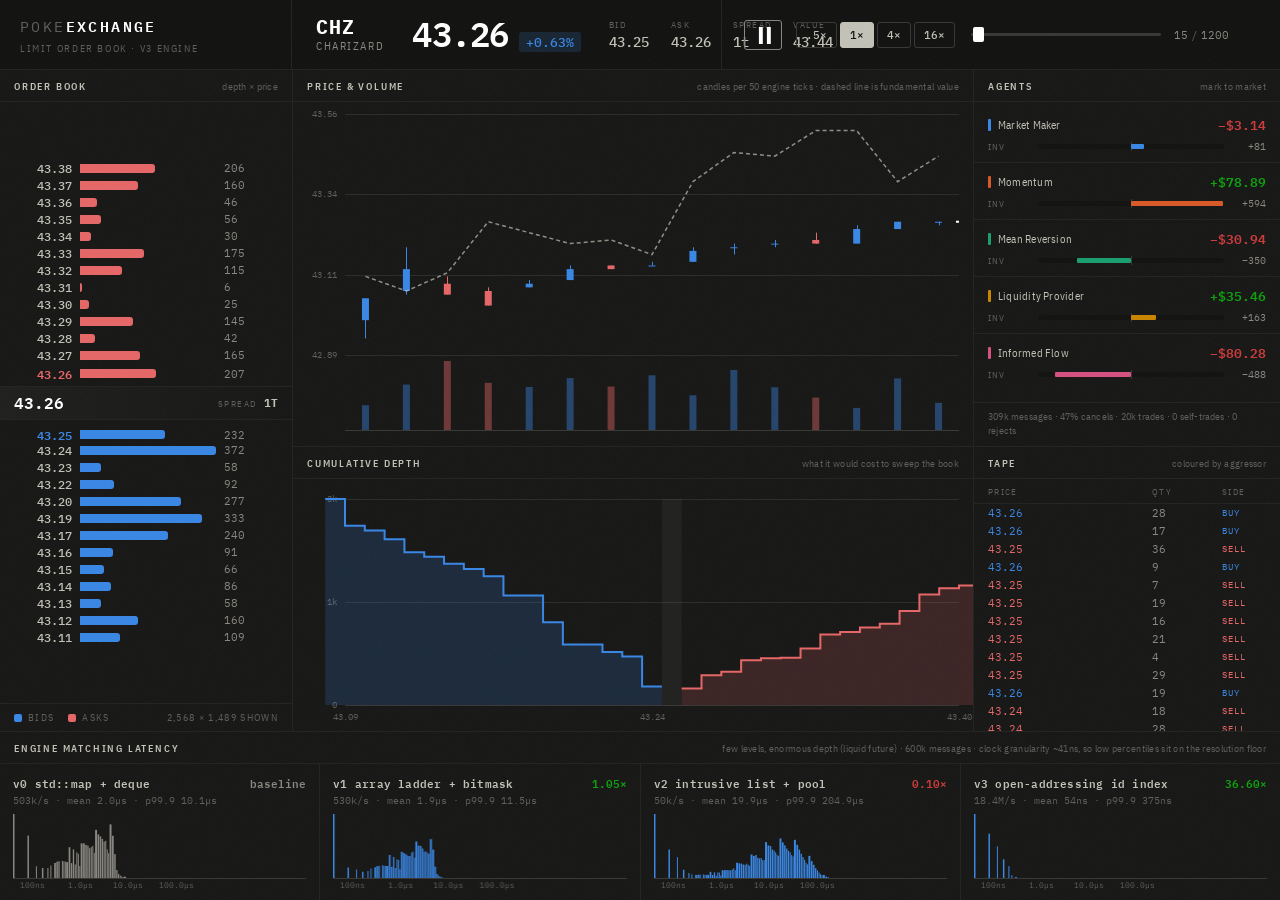
<file: ui/index.html>
<!doctype html>
<html lang="en">
<head>
<meta charset="utf-8">
<meta name="viewport" content="width=device-width, initial-scale=1">
<title>PokeExchange &middot; CHZ</title>
<link rel="preconnect" href="https://fonts.googleapis.com">
<link rel="preconnect" href="https://fonts.gstatic.com" crossorigin>
<link href="https://fonts.googleapis.com/css2?family=IBM+Plex+Mono:wght@400;500;600;700&family=IBM+Plex+Sans+Condensed:wght@400;500;600;700&display=swap" rel="stylesheet">
<link rel="stylesheet" href="css/terminal.css">
</head>
<body>
<div class="grain" aria-hidden="true"></div>

<div class="terminal">

  <!-- ─────────────────────────────────────────────── header -->
  <header class="head">
    <div class="brand">
      <span class="mark">POKE<b>EXCHANGE</b></span>
      <span class="build">limit order book &middot; v3 engine</span>
    </div>

    <div class="quote">
      <div class="sym">
        <span class="ticker">CHZ</span>
        <span class="name" id="instrument">Charizard</span>
      </div>
      <div class="last">
        <span class="px" id="lastPx">&mdash;</span>
        <span class="chg" id="lastChg">&mdash;</span>
      </div>
      <dl class="micro">
        <div><dt>bid</dt><dd id="mBid">&mdash;</dd></div>
        <div><dt>ask</dt><dd id="mAsk">&mdash;</dd></div>
        <div><dt>spread</dt><dd id="mSpread">&mdash;</dd></div>
        <div><dt>value</dt><dd id="mFund">&mdash;</dd></div>
      </dl>
    </div>

    <div class="transport">
      <button id="btnPlay" class="tbtn tbtn-primary" aria-label="Play or pause">
        <span id="playIcon">&#9654;</span>
      </button>
      <div class="speeds" role="group" aria-label="Playback speed">
        <button class="tbtn spd" data-speed="0.5">.5&times;</button>
        <button class="tbtn spd is-on" data-speed="1">1&times;</button>
        <button class="tbtn spd" data-speed="4">4&times;</button>
        <button class="tbtn spd" data-speed="16">16&times;</button>
      </div>
      <div class="scrub">
        <input type="range" id="scrub" min="0" max="0" value="0" step="1"
               aria-label="Session position">
        <div class="clock"><span id="frameNo">0</span><span class="sep">/</span><span id="frameTot">0</span></div>
      </div>
    </div>
  </header>

  <!-- ─────────────────────────────────────────────── order book -->
  <section class="panel book">
    <div class="phead">
      <h2>Order book</h2>
      <span class="pnote" id="bookNote">depth &times; price</span>
    </div>
    <div class="ladder">
      <div class="lside asks" id="asks"></div>
      <div class="lgap">
        <span class="lgap-mid" id="ladderMid">&mdash;</span>
        <span class="lgap-lab">spread <b id="ladderSpread">&mdash;</b></span>
      </div>
      <div class="lside bids" id="bids"></div>
    </div>
    <div class="pfoot">
      <span><i class="sw sw-bid"></i>bids</span>
      <span><i class="sw sw-ask"></i>asks</span>
      <span class="grow"></span>
      <span id="bookTotals">&mdash;</span>
    </div>
  </section>

  <!-- ─────────────────────────────────────────────── charts -->
  <section class="panel chart chart-px">
    <div class="phead">
      <h2>Price &amp; volume</h2>
      <span class="pnote">candles per 50 engine ticks &middot; dashed line is fundamental value</span>
    </div>
    <canvas id="cCandles"></canvas>
  </section>

  <section class="panel chart chart-depth">
    <div class="phead">
      <h2>Cumulative depth</h2>
      <span class="pnote">what it would cost to sweep the book</span>
    </div>
    <canvas id="cDepth"></canvas>
  </section>

  <!-- ─────────────────────────────────────────────── right rail -->
  <section class="panel agents">
    <div class="phead">
      <h2>Agents</h2>
      <span class="pnote">mark to market</span>
    </div>
    <div id="board" class="board"></div>
    <div class="pfoot pfoot-note" id="agentNote"></div>
  </section>

  <section class="panel tape">
    <div class="phead">
      <h2>Tape</h2>
      <span class="pnote">coloured by aggressor</span>
    </div>
    <div class="tape-head"><span>price</span><span>qty</span><span>side</span></div>
    <div id="tape" class="tape-rows"></div>
  </section>

  <!-- ─────────────────────────────────────────────── latency -->
  <section class="panel latency">
    <div class="phead">
      <h2>Engine matching latency</h2>
      <span class="pnote" id="latNote">&mdash;</span>
    </div>
    <div class="lat-grid" id="latGrid"></div>
  </section>

</div>

<script src="data/session.js"></script>
<script src="data/bench.js"></script>
<script src="js/palette.js"></script>
<script src="js/format.js"></script>
<script src="js/ladder.js"></script>
<script src="js/depth.js"></script>
<script src="js/candles.js"></script>
<script src="js/tape.js"></script>
<script src="js/leaderboard.js"></script>
<script src="js/latency.js"></script>
<script src="js/main.js"></script>
</body>
</html>
</file>
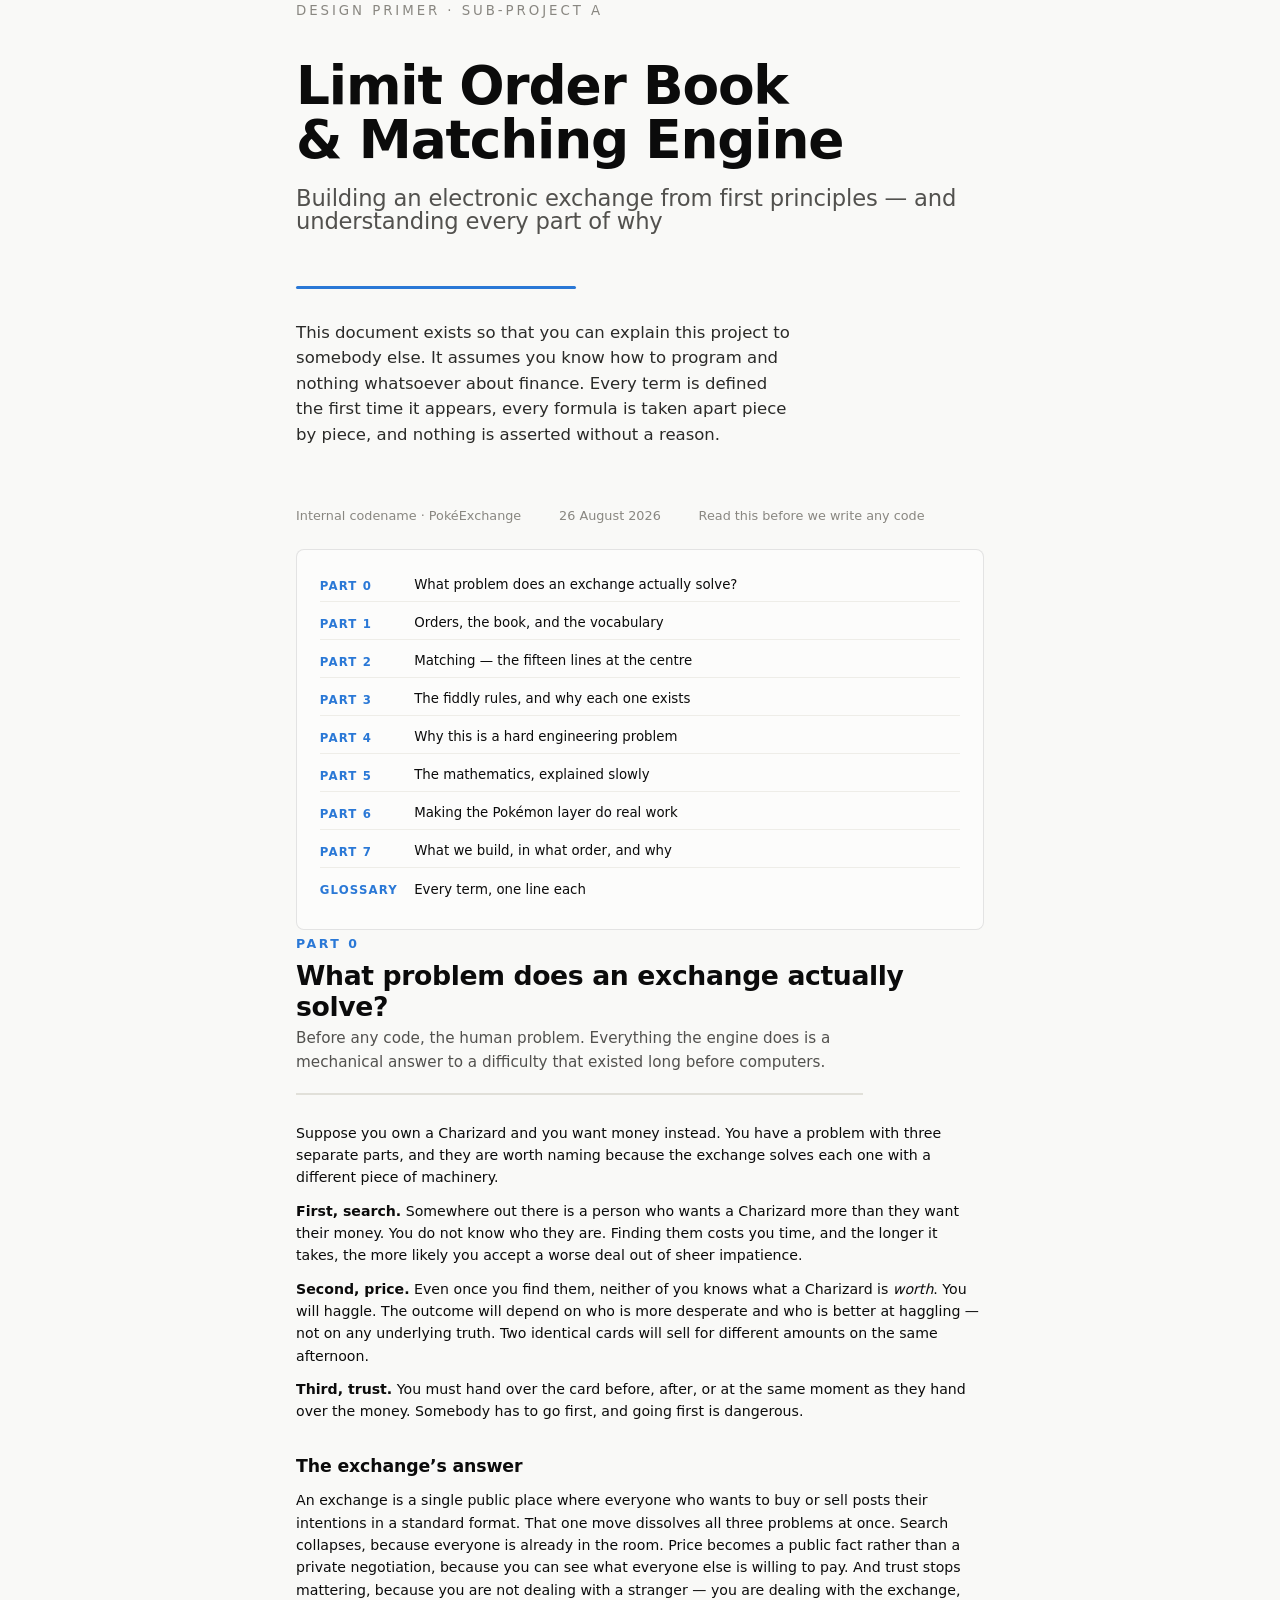
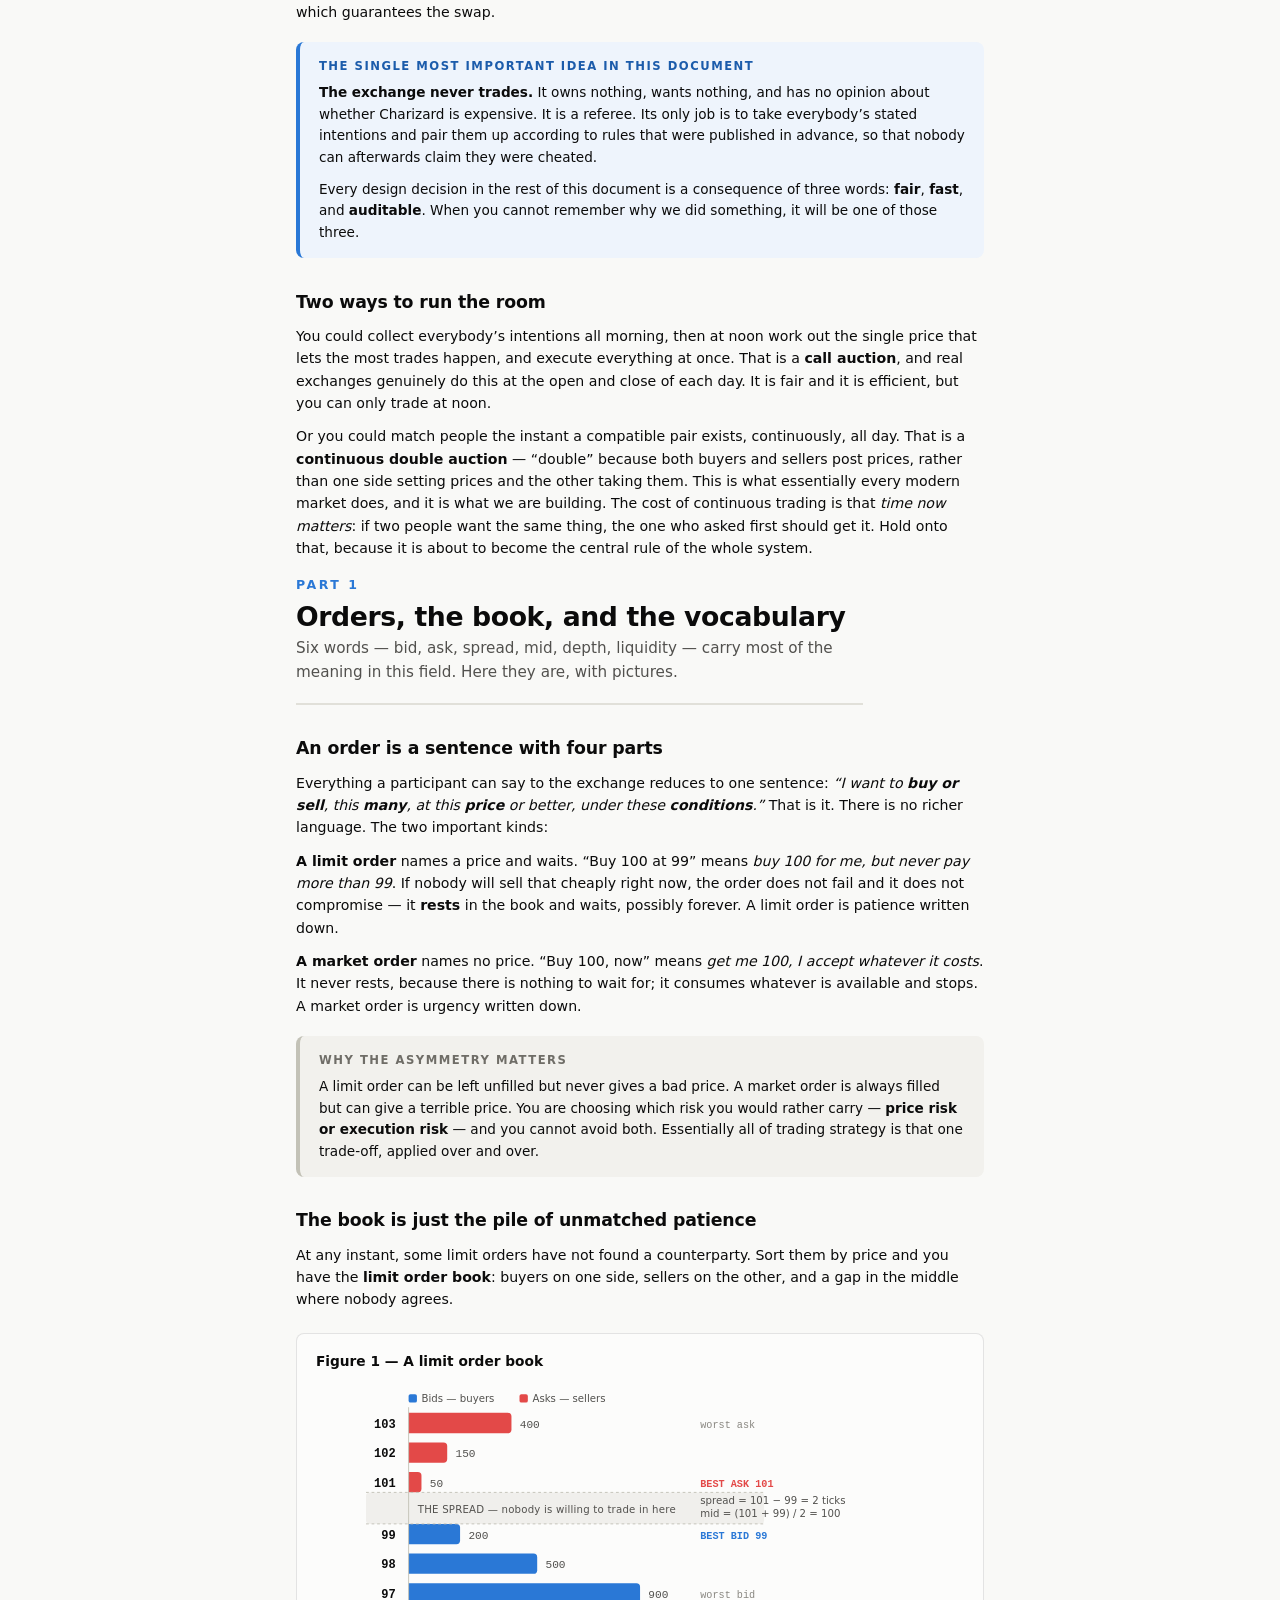
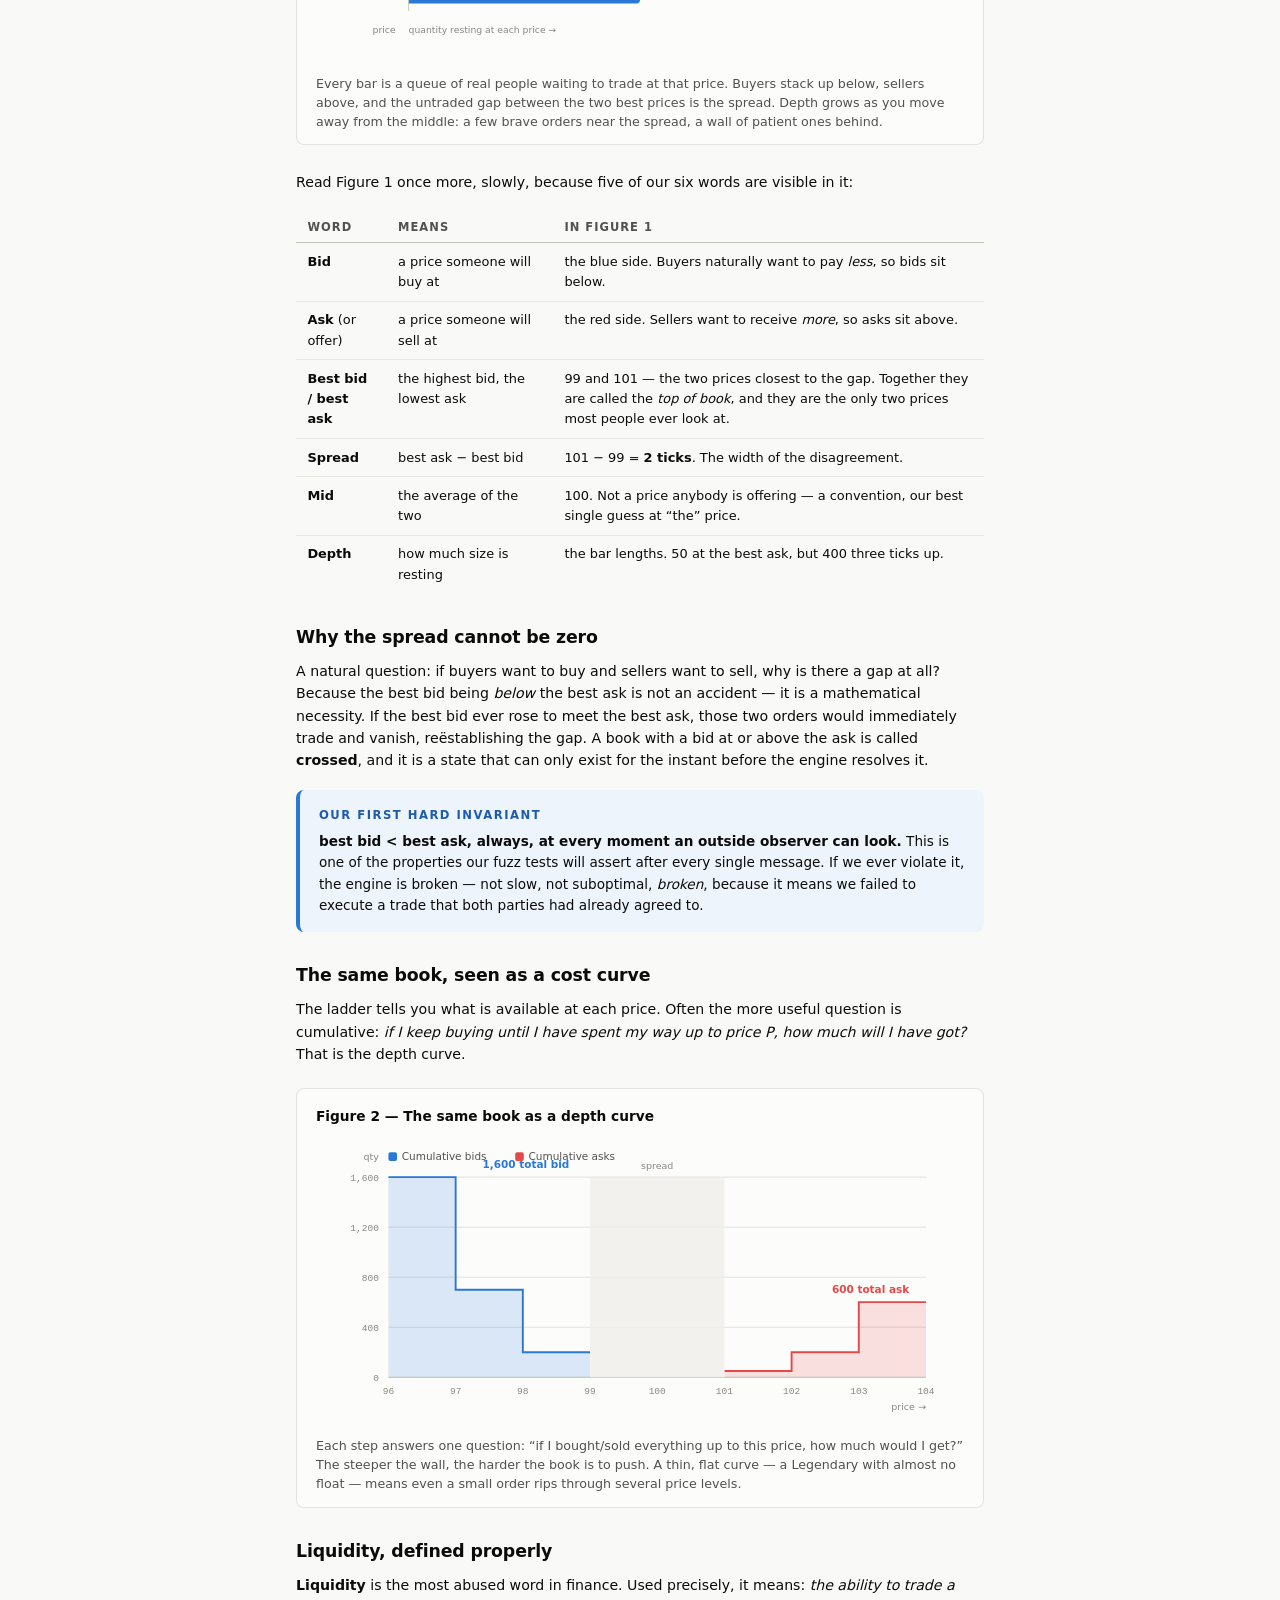
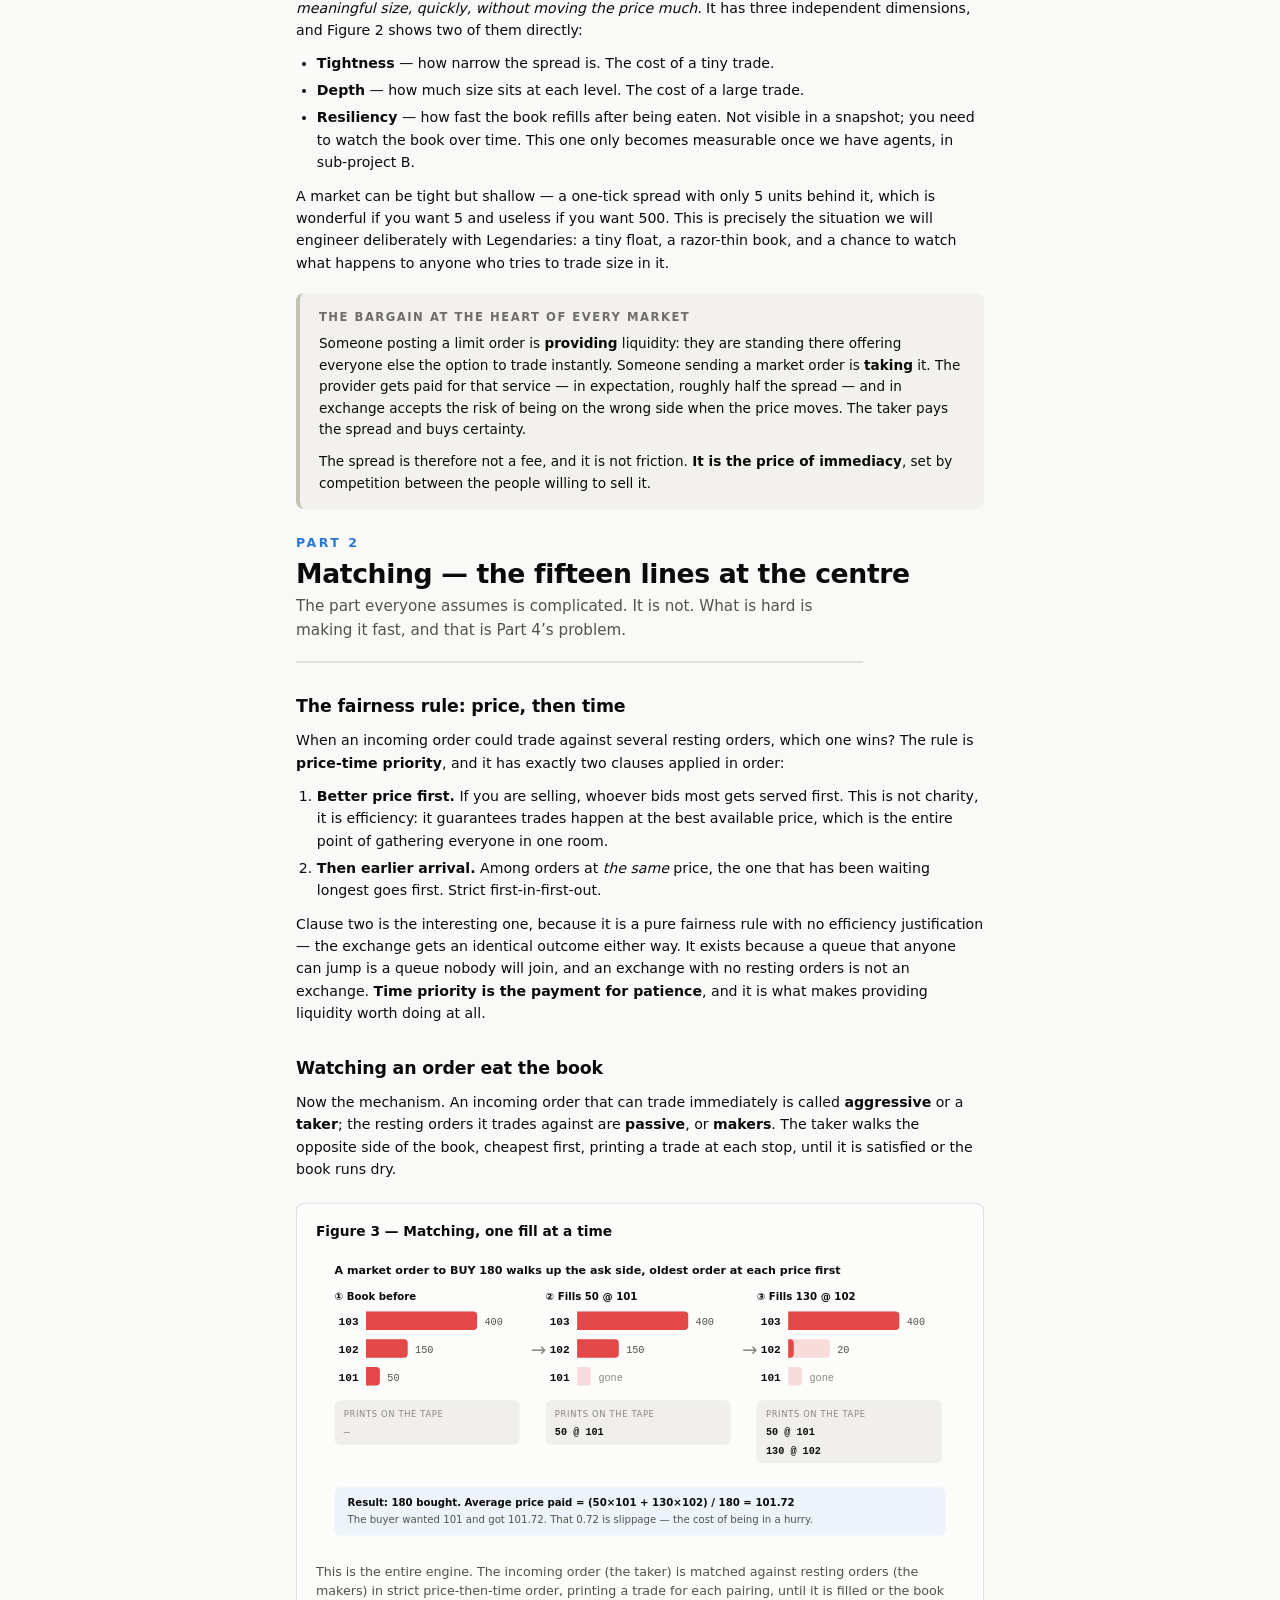
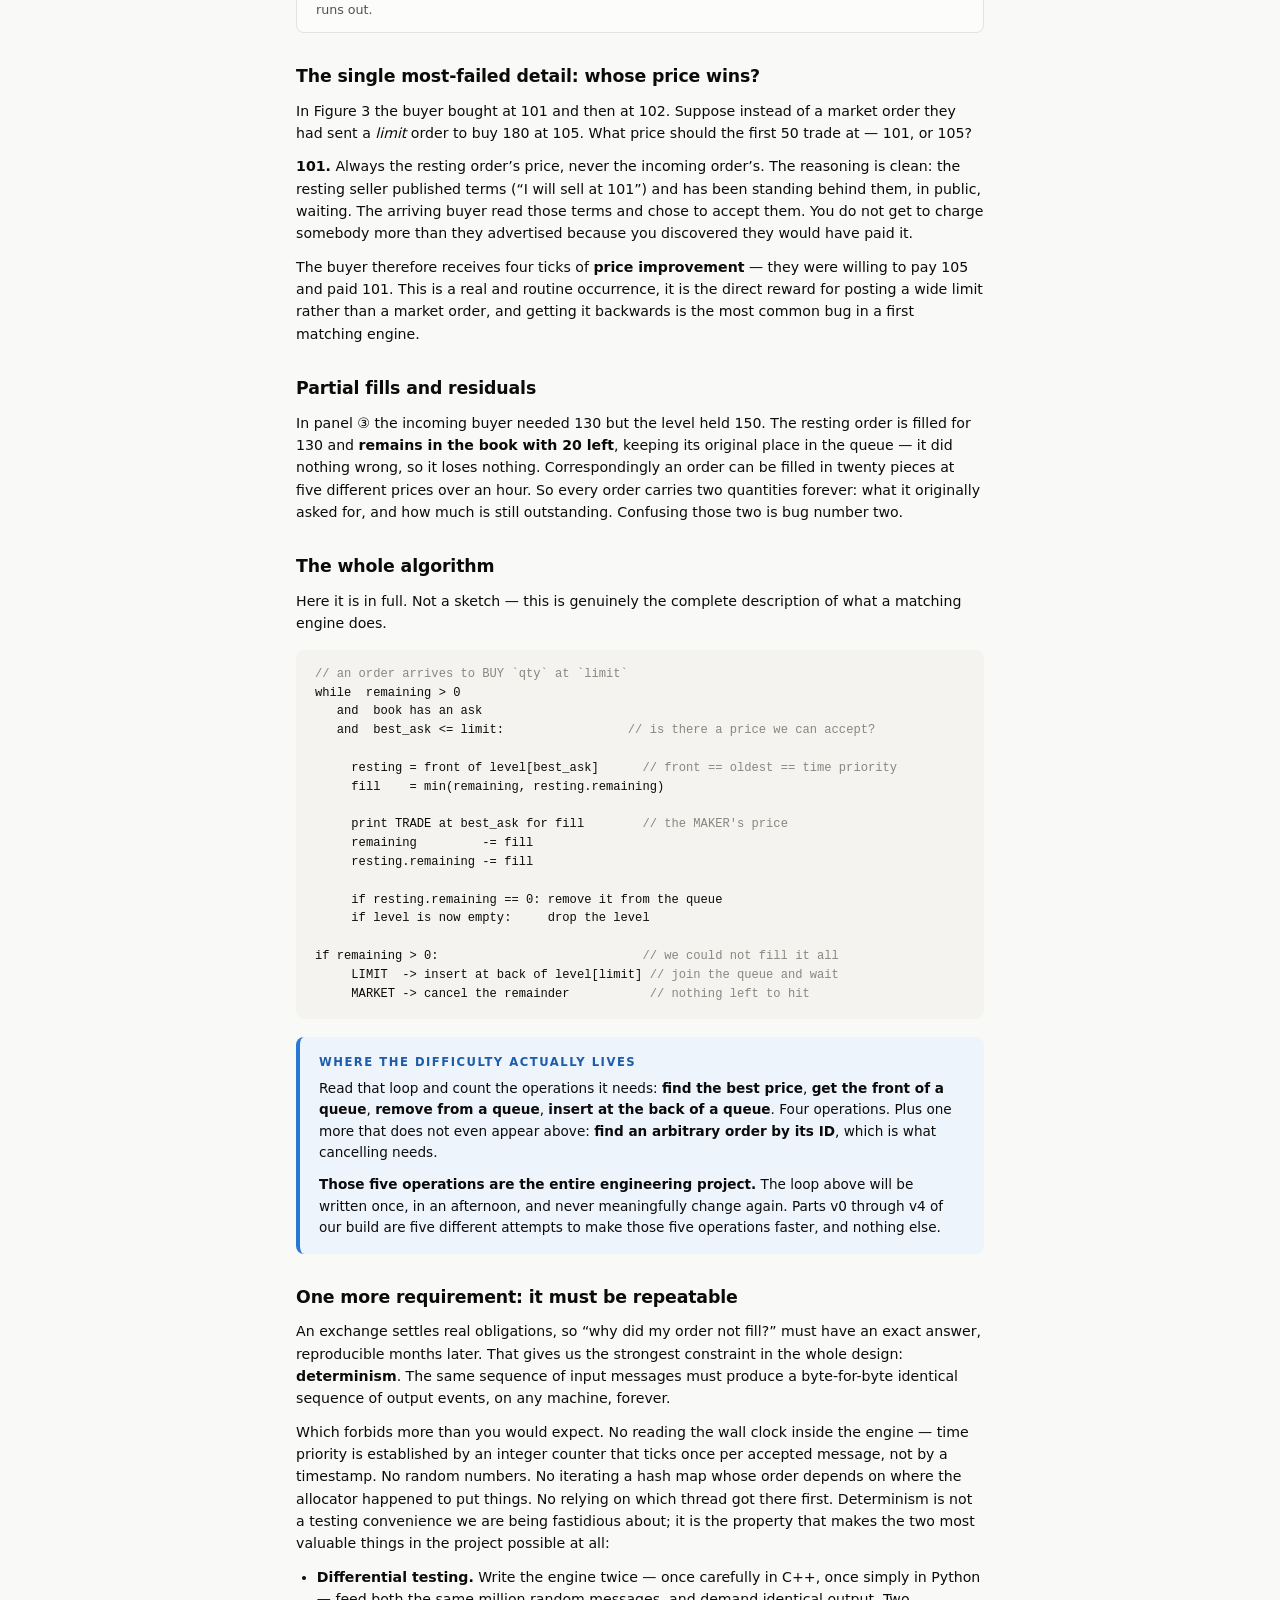
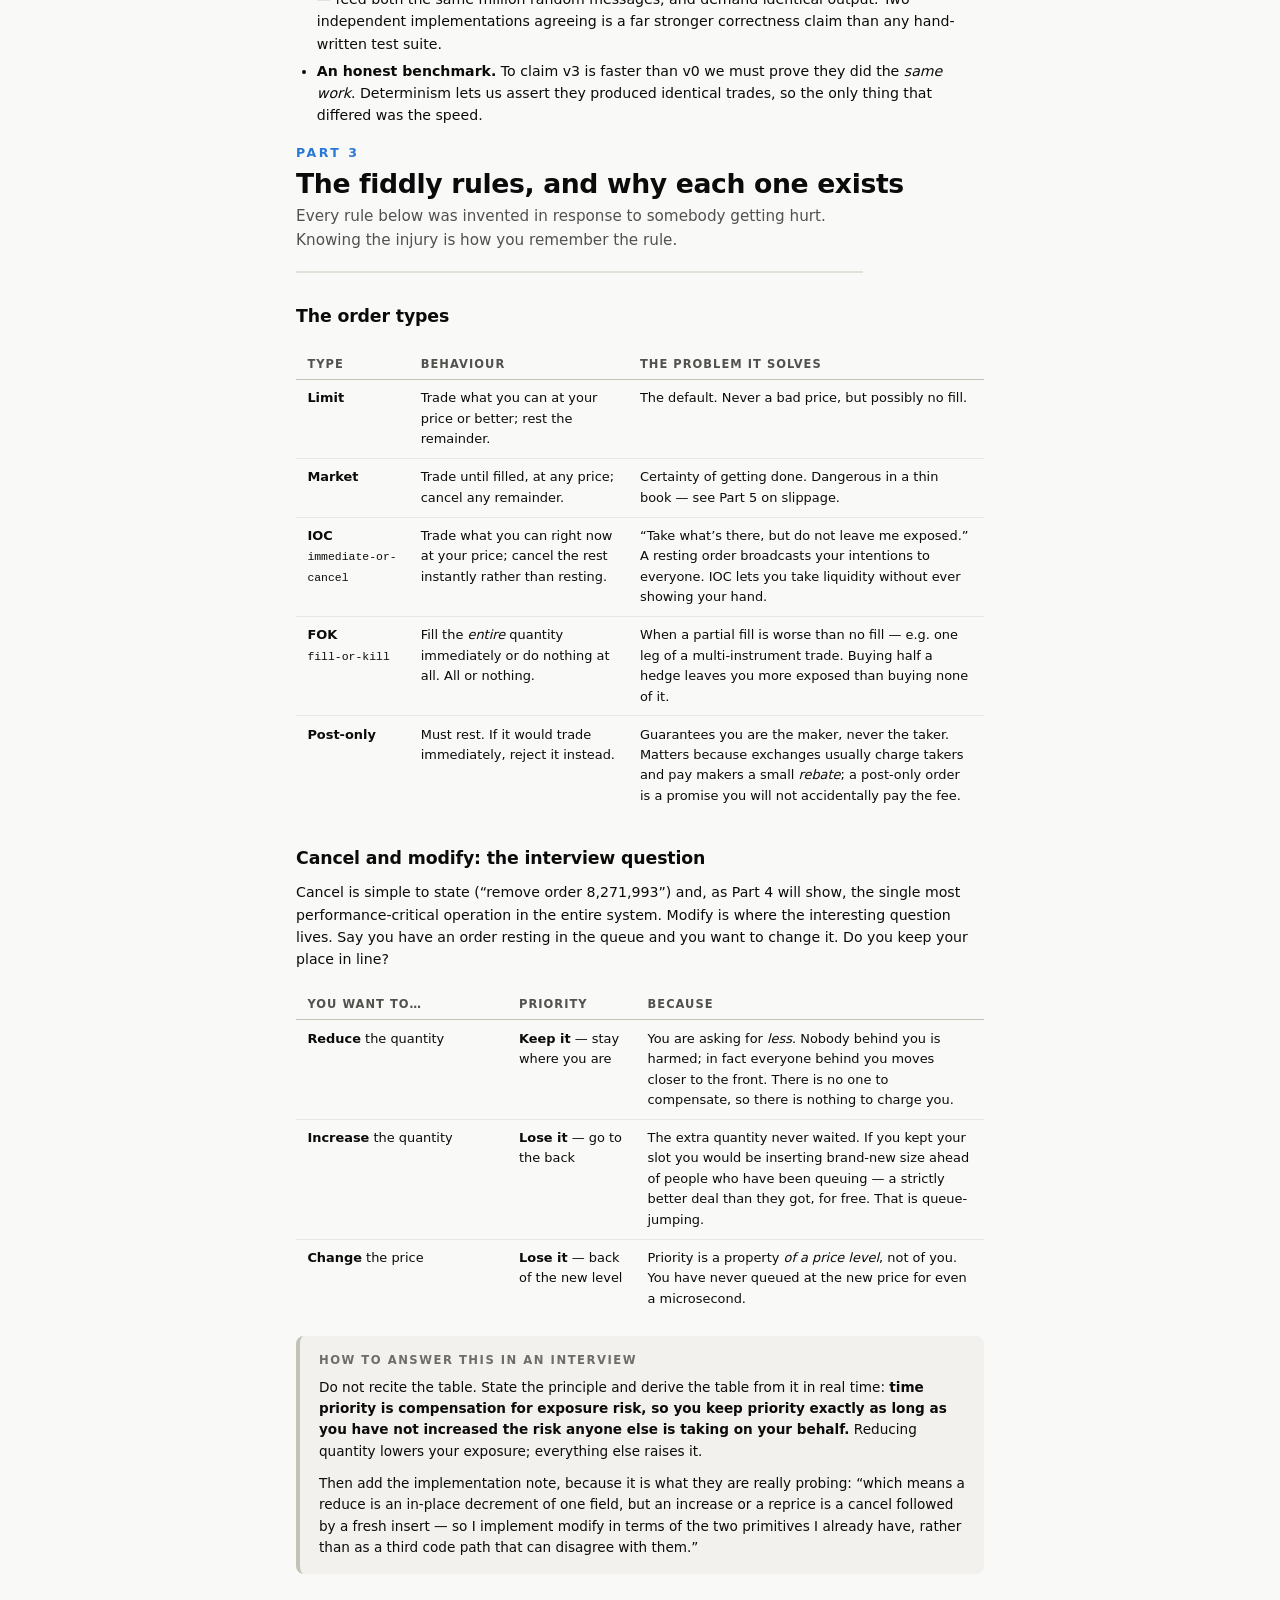
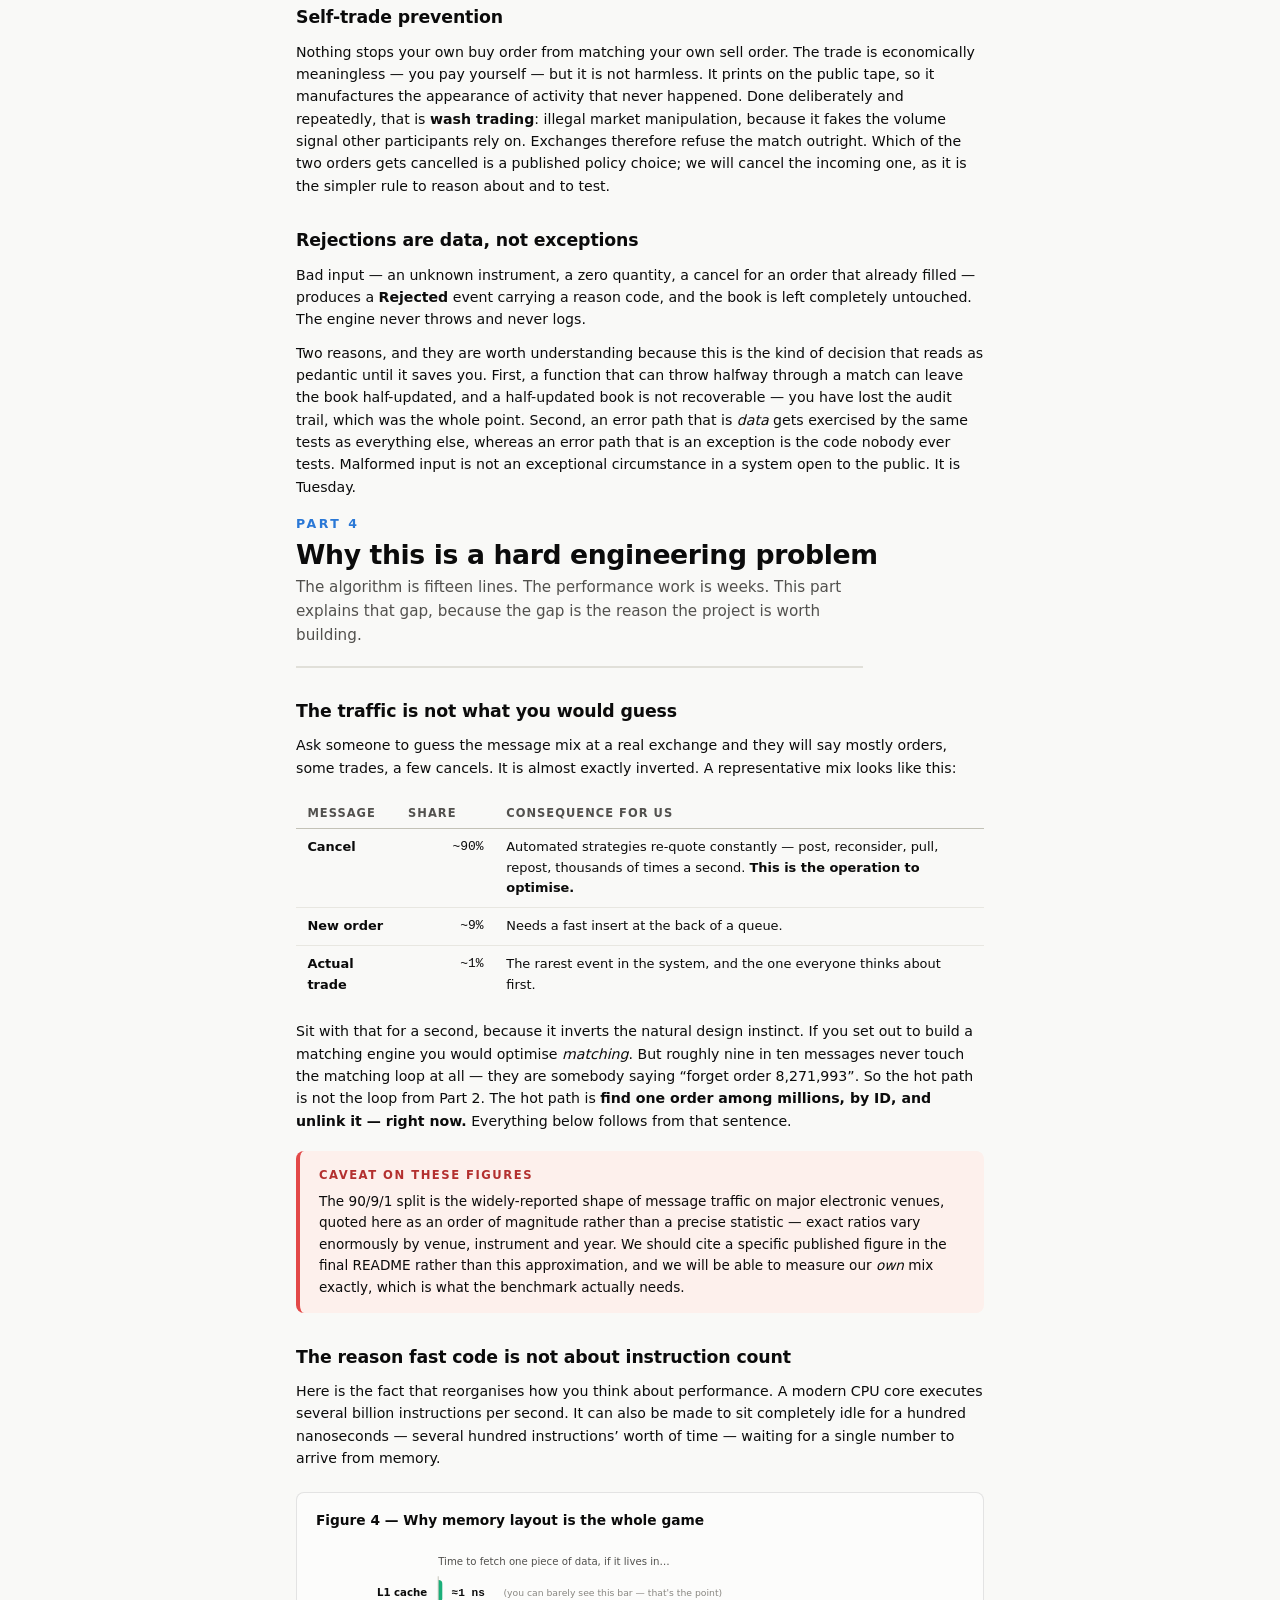
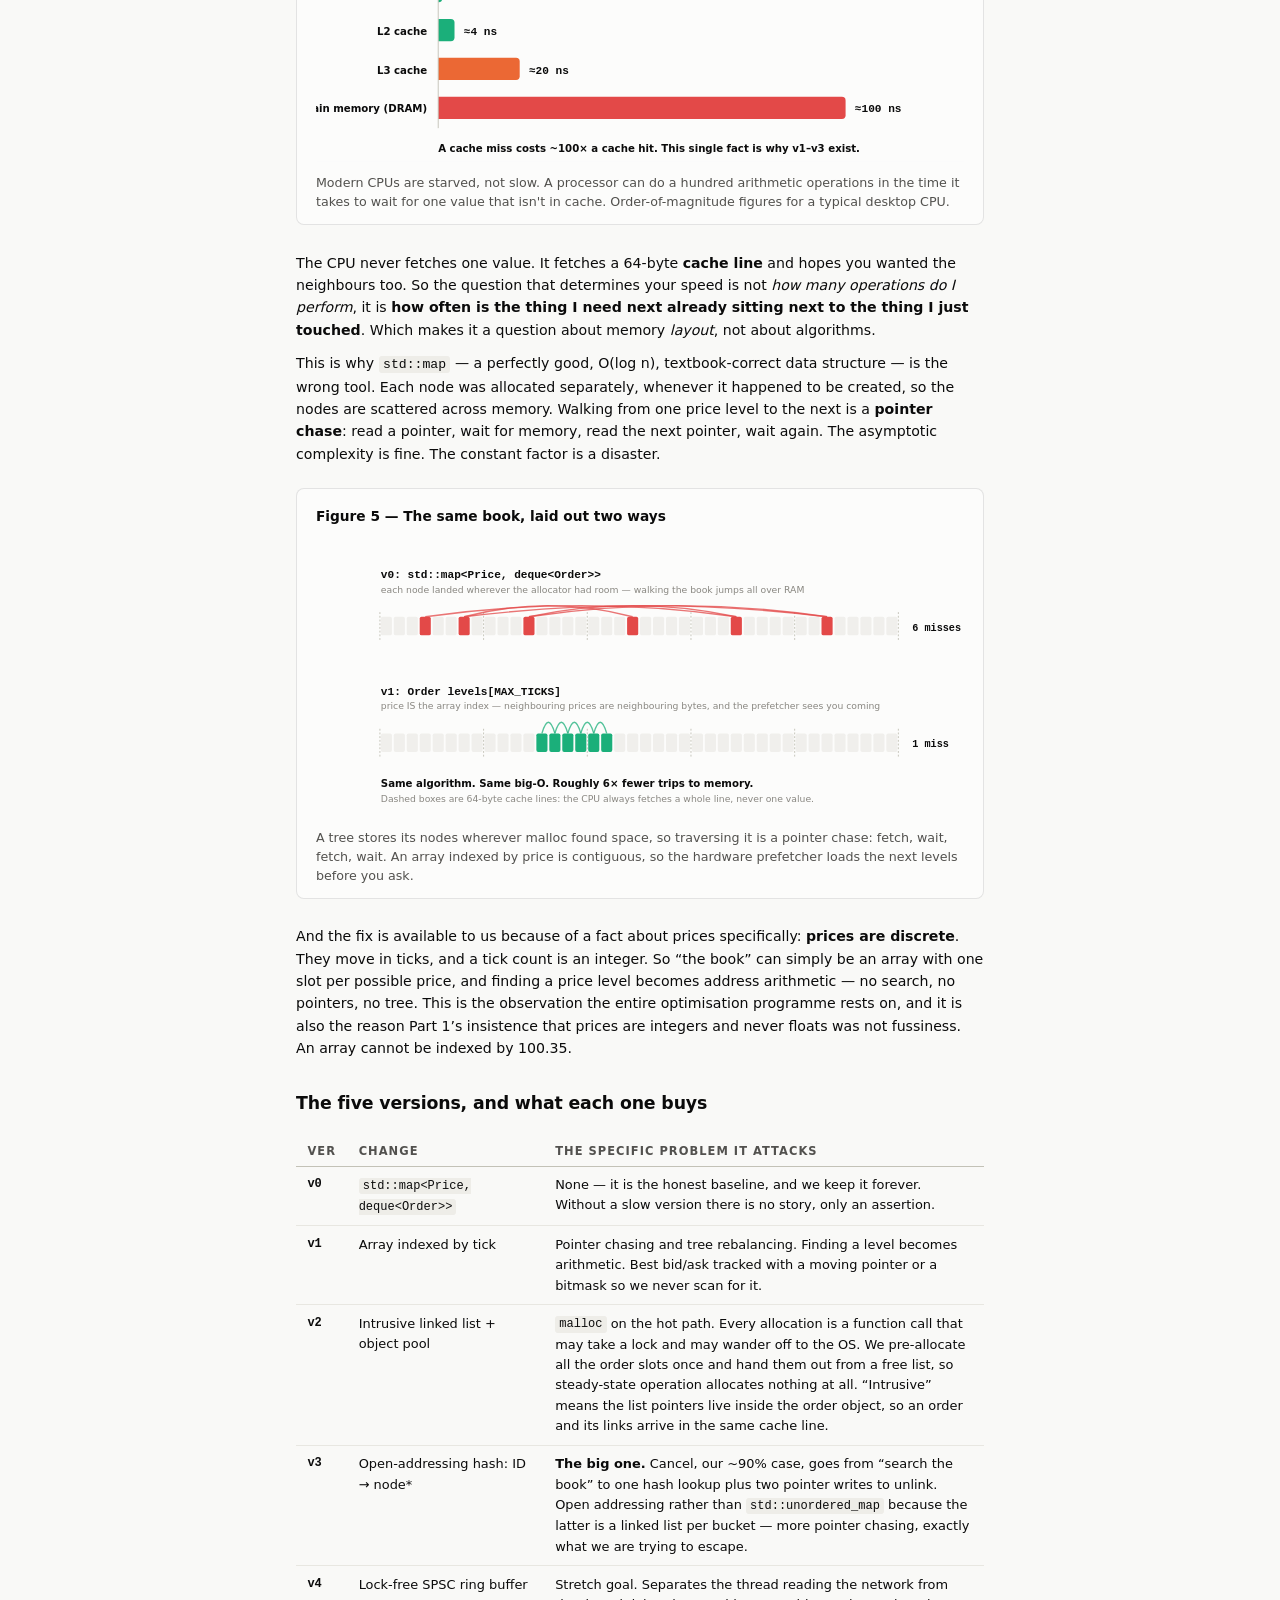
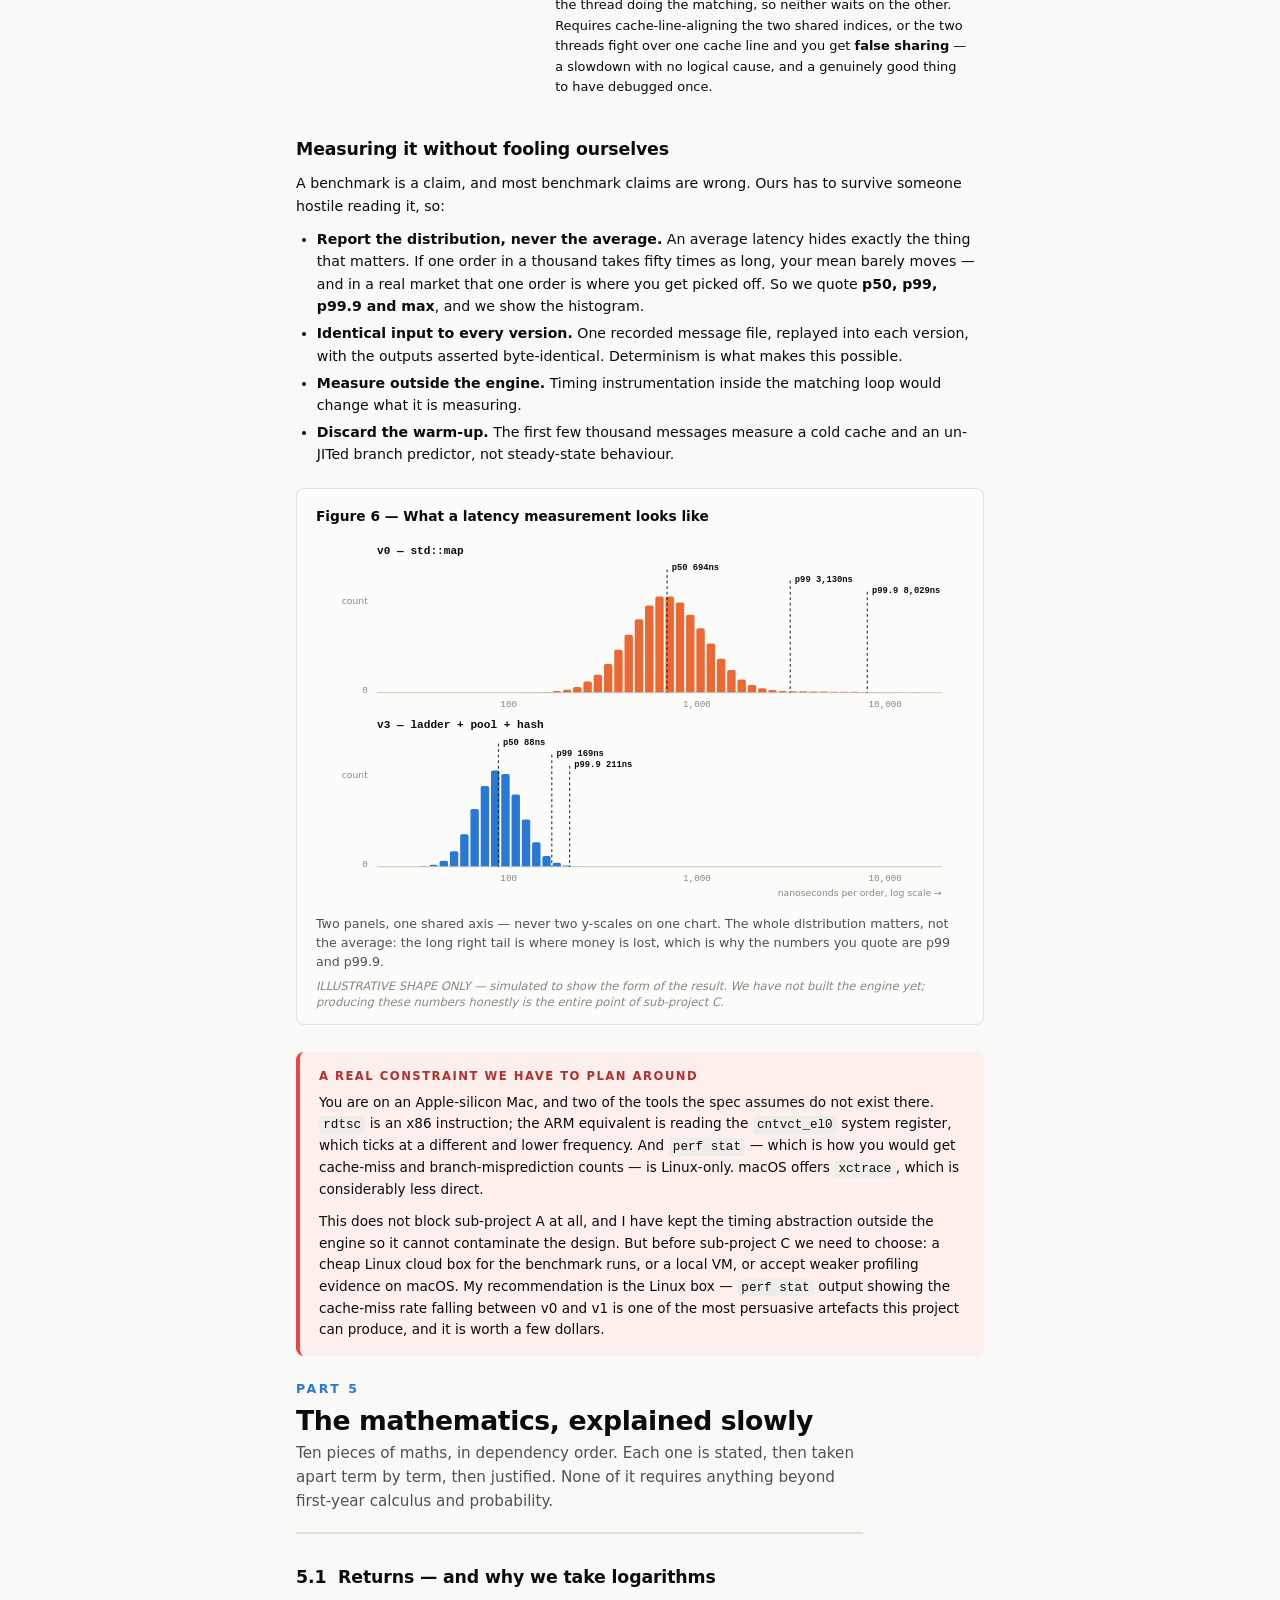
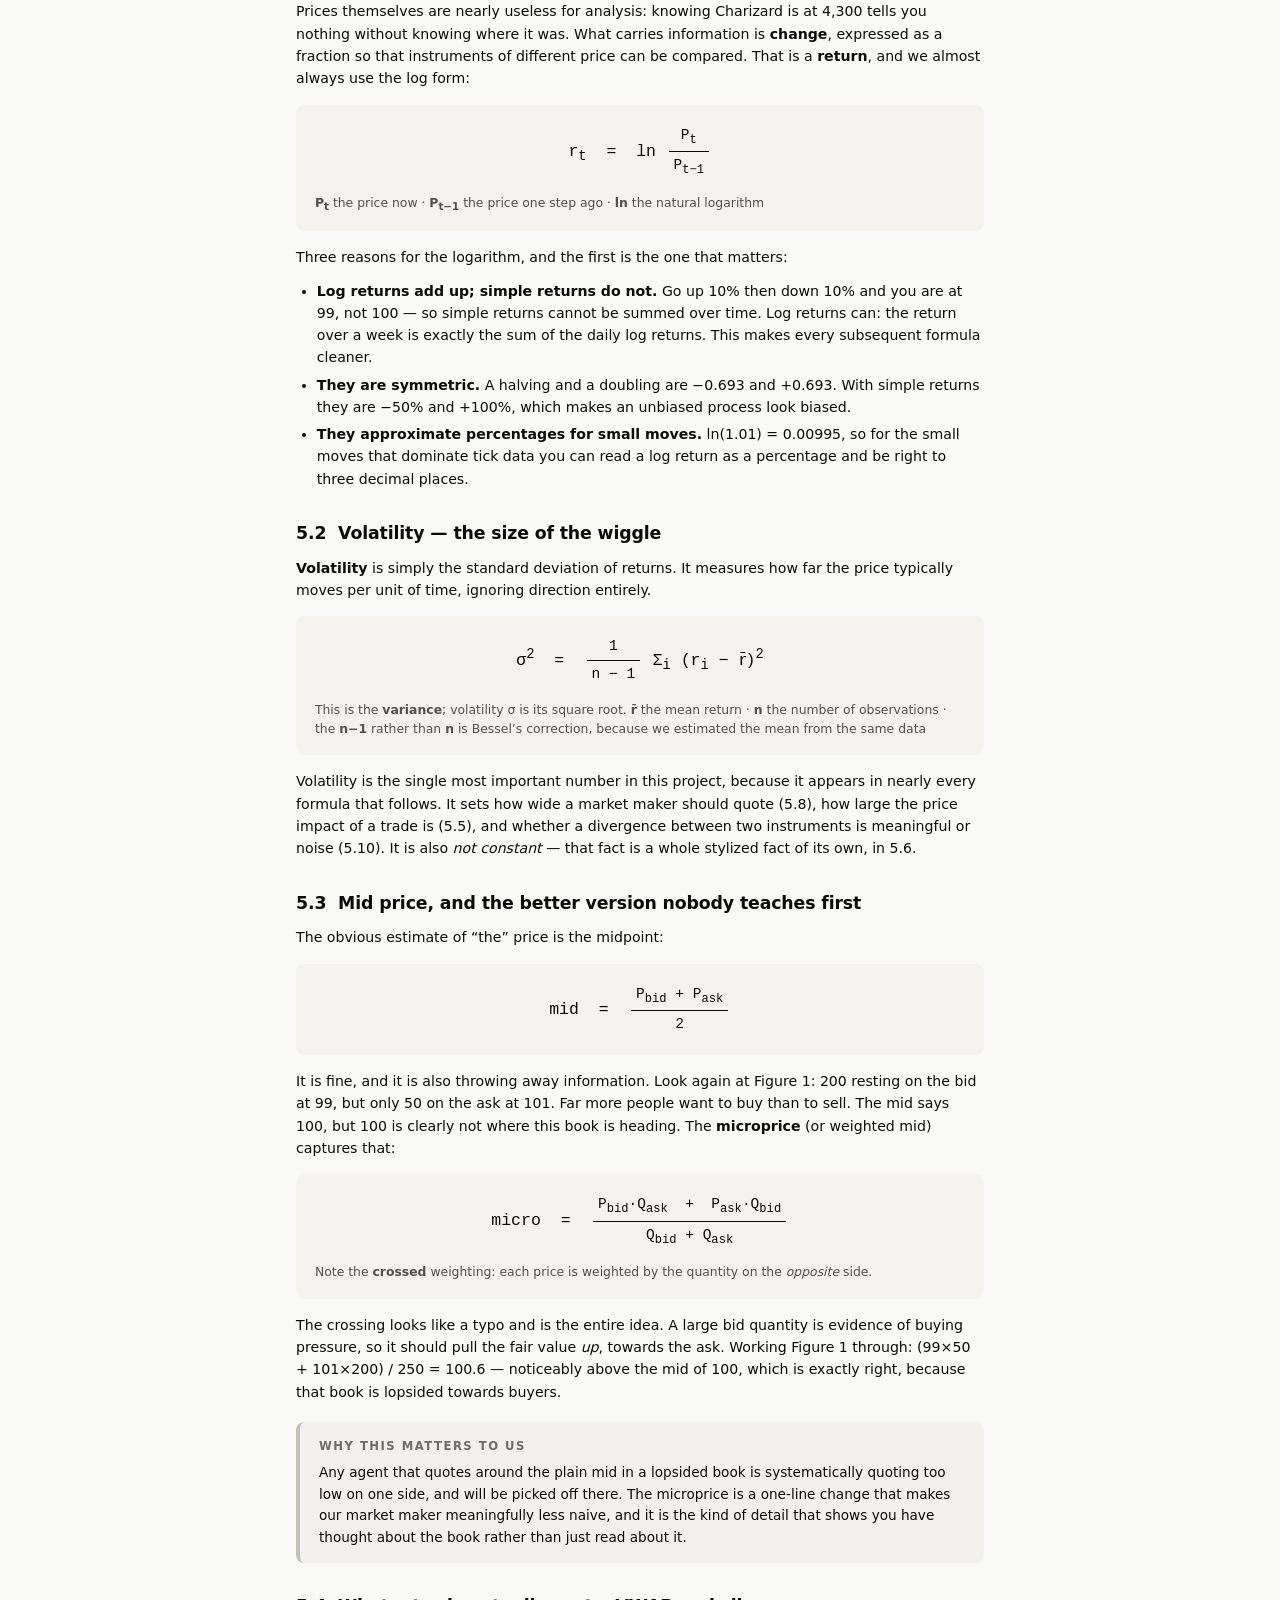
<file: docs/explainer/pokeexchange-explainer.html>
<!doctype html><html lang="en"><head><meta charset="utf-8"><title>Limit Order Book &amp; Matching Engine — Design Primer</title><style>
@page { size: letter; margin: 15mm 14mm 16mm 14mm; }
* { box-sizing: border-box; }
html { -webkit-print-color-adjust: exact; print-color-adjust: exact; }
body {
  margin: 0; background: #f9f9f7; color: #0b0b0b;
  font-family: system-ui, -apple-system, "Segoe UI", sans-serif;
  font-size: 10.6pt; line-height: 1.58; text-rendering: optimizeLegibility;
}
.sheet { max-width: 186mm; margin: 0 auto; padding: 0 2mm; }
p { margin: 0 0 .78em; }
b, strong { font-weight: 650; }
code, .mono { font-family: ui-monospace, SFMono-Regular, Menlo, monospace; font-size: .93em; }
code { background: #eeede8; padding: .1em .34em; border-radius: 3px; }
a { color: #2a78d6; }

/* ---- cover ---- */
.cover { height: 246mm; display: flex; flex-direction: column; justify-content: center; }
.cover .eyebrow { font-size: 10pt; letter-spacing: .22em; text-transform: uppercase;
  color: #898781; margin-bottom: 10mm; }
.cover h1 { font-size: 40pt; line-height: 1.02; margin: 0 0 6mm; letter-spacing: -.022em;
  font-weight: 680; }
.cover h1 .sub { display: block; font-size: 17pt; font-weight: 450; color: #52514e;
  letter-spacing: -.008em; margin-top: 5mm; }
.cover .rule { height: 5px; width: 74mm; background: #2a78d6; border-radius: 3px; margin: 8mm 0; }
.cover .lede { font-size: 12.4pt; line-height: 1.55; max-width: 132mm; color: #2a2a28; }
.cover .meta { margin-top: auto; padding-top: 12mm; font-size: 9.6pt; color: #898781;
  display: flex; gap: 10mm; flex-wrap: wrap; }

/* ---- structure ---- */
h2.part { break-before: page; page-break-before: always;
  font-size: 20pt; font-weight: 660; letter-spacing: -.014em;
  margin: 0 0 1mm; padding-top: 2mm; line-height: 1.15; }
h2.part .num { display: block; font-size: 9.4pt; letter-spacing: .2em; font-weight: 600;
  color: #2a78d6; text-transform: uppercase; margin-bottom: 2.5mm; }
h2.part + .standfirst { font-size: 11.4pt; color: #52514e; margin: 0 0 7mm;
  padding-bottom: 5mm; border-bottom: 2px solid #e1e0d9; max-width: 150mm; }
h3 { font-size: 13pt; font-weight: 640; margin: 8mm 0 2.4mm; letter-spacing: -.008em;
  break-after: avoid; page-break-after: avoid; }
h4 { font-size: 10.9pt; font-weight: 640; margin: 6mm 0 1.6mm; color: #2a2a28;
  break-after: avoid; page-break-after: avoid; }

/* ---- figures ---- */
.fig { margin: 6mm 0 7mm; padding: 4.5mm 5mm 3.5mm; background: #fcfcfb;
  border: 1px solid rgba(11,11,11,.10); border-radius: 8px;
  break-inside: avoid; page-break-inside: avoid; }
.fig-title { font-size: 10.3pt; font-weight: 660; margin-bottom: 3mm; color: #0b0b0b; }
.fig svg { display: block; }
.fig-cap { font-size: 9.5pt; line-height: 1.5; color: #52514e; margin: 3mm 0 0; }
.fig-note { font-size: 8.7pt; line-height: 1.45; color: #898781; margin: 1.8mm 0 0;
  font-style: italic; }

/* ---- callouts ---- */
.key, .aside, .flag {
  border-radius: 8px; padding: 4mm 5mm; margin: 5mm 0;
  break-inside: avoid; page-break-inside: avoid; font-size: 10.2pt; }
.key { background: #eef4fc; border-left: 4px solid #2a78d6; }
.aside { background: #f2f1ed; border-left: 4px solid #c3c2b7; }
.flag { background: #fdf0ec; border-left: 4px solid #e34948; }
.key .lab, .aside .lab, .flag .lab {
  display: block; font-size: 8.7pt; letter-spacing: .13em; text-transform: uppercase;
  font-weight: 700; margin-bottom: 1.8mm; }
.key .lab { color: #1c5cab; } .aside .lab { color: #6f6d67; } .flag .lab { color: #b3302f; }
.key p:last-child, .aside p:last-child, .flag p:last-child { margin-bottom: 0; }

/* ---- equations ---- */
.eq { background: #f4f3ef; border-radius: 8px; padding: 4.5mm 5mm; margin: 4mm 0;
  text-align: center; font-size: 12.4pt; line-height: 1.85;
  font-family: ui-monospace, SFMono-Regular, Menlo, monospace;
  break-inside: avoid; page-break-inside: avoid; }
.eq .where { display: block; margin-top: 3mm; font-size: 9.3pt; color: #52514e;
  text-align: left; font-family: system-ui, sans-serif; line-height: 1.55; }
.frac { display: inline-flex; flex-direction: column; vertical-align: middle;
  text-align: center; margin: 0 .18em; font-size: .88em; }
.frac .n { border-bottom: 1.4px solid currentColor; padding: 0 .34em; }
.frac .d { padding: 0 .34em; }
.term { display: inline-block; border-bottom: 2px solid #2a78d6; padding-bottom: 1px; }
.rad { display: inline-block; border-top: 1.4px solid currentColor;
  padding: 2px .3em 0; margin-left: -1px; }

/* ---- tables ---- */
table { width: 100%; border-collapse: collapse; margin: 4.5mm 0; font-size: 9.7pt;
  break-inside: avoid; page-break-inside: avoid; }
th { text-align: left; font-weight: 660; font-size: 8.6pt; letter-spacing: .09em;
  text-transform: uppercase; color: #52514e; border-bottom: 1.6px solid #c3c2b7;
  padding: 2mm 3mm 1.6mm; }
td { padding: 2.2mm 3mm; border-bottom: 1px solid #e8e7e1; vertical-align: top; }
tr:last-child td { border-bottom: none; }
td.mono, th.mono { font-family: ui-monospace, Menlo, monospace; }
td.num { text-align: right; font-variant-numeric: tabular-nums;
  font-family: ui-monospace, Menlo, monospace; }

/* ---- lists ---- */
ul, ol { margin: 0 0 .8em; padding-left: 5.5mm; }
li { margin-bottom: .34em; }
dl.gloss { margin: 0; }
dl.gloss dt { font-weight: 660; margin-top: 3.4mm; font-size: 10.2pt; }
dl.gloss dd { margin: .5mm 0 0; color: #2a2a28; font-size: 10pt; }

/* ---- misc ---- */
.two { display: grid; grid-template-columns: 1fr 1fr; gap: 0 8mm; }
.pill { display: inline-block; background: #2a78d6; color: #fff; font-size: 8.4pt;
  font-weight: 650; letter-spacing: .06em; padding: .9mm 2.4mm; border-radius: 99px;
  text-transform: uppercase; vertical-align: 1.5px; }
.pill.grey { background: #898781; }
pre { background: #f4f3ef; border-radius: 8px; padding: 4mm 5mm; margin: 4mm 0;
  font-size: 9.1pt; line-height: 1.55; overflow: visible; white-space: pre-wrap;
  break-inside: avoid; page-break-inside: avoid;
  font-family: ui-monospace, SFMono-Regular, Menlo, monospace; }
pre .c { color: #898781; }
.tocbox { background: #fcfcfb; border: 1px solid rgba(11,11,11,.10); border-radius: 8px;
  padding: 5mm 6mm; margin: 6mm 0 0; }
.tocbox ol { counter-reset: t; list-style: none; padding: 0; margin: 0; }
.tocbox li { display: flex; gap: 3mm; padding: 1.5mm 0; border-bottom: 1px solid #eeede8;
  font-size: 10pt; }
.tocbox li:last-child { border-bottom: none; }
.tocbox li b { min-width: 22mm; color: #2a78d6; font-size: 8.8pt; letter-spacing: .1em;
  text-transform: uppercase; padding-top: .7mm; }
</style></head><body><div class="sheet">
<section class="cover">
  <div class="eyebrow">Design primer &middot; sub-project A</div>
  <h1>Limit Order Book<br>&amp; Matching Engine
    <span class="sub">Building an electronic exchange from first principles &mdash;
    and understanding every part of why</span></h1>
  <div class="rule"></div>
  <p class="lede">This document exists so that you can explain this project to
  somebody else. It assumes you know how to program and nothing whatsoever about
  finance. Every term is defined the first time it appears, every formula is taken
  apart piece by piece, and nothing is asserted without a reason.</p>
  <div class="meta">
    <span>Internal codename &middot; Pok&eacute;Exchange</span>
    <span>26 August 2026</span>
    <span>Read this before we write any code</span>
  </div>
  <div class="tocbox">
    <ol>
      <li><b>Part 0</b><span>What problem does an exchange actually solve?</span></li>
      <li><b>Part 1</b><span>Orders, the book, and the vocabulary</span></li>
      <li><b>Part 2</b><span>Matching &mdash; the fifteen lines at the centre</span></li>
      <li><b>Part 3</b><span>The fiddly rules, and why each one exists</span></li>
      <li><b>Part 4</b><span>Why this is a hard engineering problem</span></li>
      <li><b>Part 5</b><span>The mathematics, explained slowly</span></li>
      <li><b>Part 6</b><span>Making the Pok&eacute;mon layer do real work</span></li>
      <li><b>Part 7</b><span>What we build, in what order, and why</span></li>
      <li><b>Glossary</b><span>Every term, one line each</span></li>
    </ol>
  </div>
</section>

<h2 class="part"><span class="num">Part 0</span>What problem does an exchange
actually solve?</h2>
<p class="standfirst">Before any code, the human problem. Everything the engine
does is a mechanical answer to a difficulty that existed long before computers.</p>

<p>Suppose you own a Charizard and you want money instead. You have a problem with
three separate parts, and they are worth naming because the exchange solves each
one with a different piece of machinery.</p>

<p><b>First, search.</b> Somewhere out there is a person who wants a Charizard more
than they want their money. You do not know who they are. Finding them costs you
time, and the longer it takes, the more likely you accept a worse deal out of sheer
impatience.</p>

<p><b>Second, price.</b> Even once you find them, neither of you knows what a
Charizard is <em>worth</em>. You will haggle. The outcome will depend on who is more
desperate and who is better at haggling &mdash; not on any underlying truth. Two
identical cards will sell for different amounts on the same afternoon.</p>

<p><b>Third, trust.</b> You must hand over the card before, after, or at the same
moment as they hand over the money. Somebody has to go first, and going first is
dangerous.</p>

<h3>The exchange&rsquo;s answer</h3>
<p>An exchange is a single public place where everyone who wants to buy or sell
posts their intentions in a standard format. That one move dissolves all three
problems at once. Search collapses, because everyone is already in the room. Price
becomes a public fact rather than a private negotiation, because you can see what
everyone else is willing to pay. And trust stops mattering, because you are not
dealing with a stranger &mdash; you are dealing with the exchange, which guarantees
the swap.</p>

<div class="key"><span class="lab">The single most important idea in this document</span>
<p><b>The exchange never trades.</b> It owns nothing, wants nothing, and has no
opinion about whether Charizard is expensive. It is a referee. Its only job is to
take everybody&rsquo;s stated intentions and pair them up according to rules that
were published in advance, so that nobody can afterwards claim they were cheated.</p>
<p>Every design decision in the rest of this document is a consequence of three
words: <b>fair</b>, <b>fast</b>, and <b>auditable</b>. When you cannot remember why
we did something, it will be one of those three.</p></div>

<h3>Two ways to run the room</h3>
<p>You could collect everybody&rsquo;s intentions all morning, then at noon work out
the single price that lets the most trades happen, and execute everything at once.
That is a <b>call auction</b>, and real exchanges genuinely do this at the open and
close of each day. It is fair and it is efficient, but you can only trade at noon.</p>

<p>Or you could match people the instant a compatible pair exists, continuously, all
day. That is a <b>continuous double auction</b> &mdash; &ldquo;double&rdquo; because
both buyers and sellers post prices, rather than one side setting prices and the
other taking them. This is what essentially every modern market does, and it is what
we are building. The cost of continuous trading is that <em>time now matters</em>:
if two people want the same thing, the one who asked first should get it. Hold onto
that, because it is about to become the central rule of the whole system.</p>

<h2 class="part"><span class="num">Part 1</span>Orders, the book, and the
vocabulary</h2>
<p class="standfirst">Six words &mdash; bid, ask, spread, mid, depth, liquidity
&mdash; carry most of the meaning in this field. Here they are, with pictures.</p>

<h3>An order is a sentence with four parts</h3>
<p>Everything a participant can say to the exchange reduces to one sentence:
<em>&ldquo;I want to <b>buy or sell</b>, this <b>many</b>, at this <b>price</b> or
better, under these <b>conditions</b>.&rdquo;</em> That is it. There is no richer
language. The two important kinds:</p>

<p><b>A limit order</b> names a price and waits. &ldquo;Buy 100 at 99&rdquo; means
<em>buy 100 for me, but never pay more than 99</em>. If nobody will sell that
cheaply right now, the order does not fail and it does not compromise &mdash; it
<b>rests</b> in the book and waits, possibly forever. A limit order is patience
written down.</p>

<p><b>A market order</b> names no price. &ldquo;Buy 100, now&rdquo; means <em>get me
100, I accept whatever it costs</em>. It never rests, because there is nothing to
wait for; it consumes whatever is available and stops. A market order is urgency
written down.</p>

<div class="aside"><span class="lab">Why the asymmetry matters</span>
<p>A limit order can be left unfilled but never gives a bad price. A market order is
always filled but can give a terrible price. You are choosing which risk you would
rather carry &mdash; <b>price risk or execution risk</b> &mdash; and you cannot
avoid both. Essentially all of trading strategy is that one trade-off, applied over
and over.</p></div>

<h3>The book is just the pile of unmatched patience</h3>
<p>At any instant, some limit orders have not found a counterparty. Sort them by
price and you have the <b>limit order book</b>: buyers on one side, sellers on the
other, and a gap in the middle where nobody agrees.</p>
<figure class="fig "><figcaption class="fig-title">Figure 1 — A limit order book</figcaption><svg viewBox="0 0 700 300" width="100%" role="img" aria-label="Figure 1 — A limit order book"><rect width="700" height="300" fill="#fcfcfb"/><rect x="100.0" y="10.0" width="9" height="9" rx="2" fill="#2a78d6"/><text x="114.0" y="18.0" font-size="11" fill="#52514e" text-anchor="start" font-weight="400" style="">Bids — buyers</text><rect x="219.8" y="10.0" width="9" height="9" rx="2" fill="#e34948"/><text x="233.8" y="18.0" font-size="11" fill="#52514e" text-anchor="start" font-weight="400" style="">Asks — sellers</text><text x="86.0" y="46.0" font-size="13" fill="#0b0b0b" text-anchor="end" font-weight="600" font-family="ui-monospace,SFMono-Regular,Menlo,monospace" style="">103</text><path d="M100.0,30.0 H207.1 A4.0,4.0 0 0 1 211.1,34.0 V48.0 A4.0,4.0 0 0 1 207.1,52.0 H100.0 Z" fill="#e34948"/><text x="220.1" y="46.0" font-size="12" fill="#52514e" text-anchor="start" font-weight="400" font-family="ui-monospace,SFMono-Regular,Menlo,monospace" style="">400</text><text x="86.0" y="78.0" font-size="13" fill="#0b0b0b" text-anchor="end" font-weight="600" font-family="ui-monospace,SFMono-Regular,Menlo,monospace" style="">102</text><path d="M100.0,62.0 H137.7 A4.0,4.0 0 0 1 141.7,66.0 V80.0 A4.0,4.0 0 0 1 137.7,84.0 H100.0 Z" fill="#e34948"/><text x="150.7" y="78.0" font-size="12" fill="#52514e" text-anchor="start" font-weight="400" font-family="ui-monospace,SFMono-Regular,Menlo,monospace" style="">150</text><text x="86.0" y="110.0" font-size="13" fill="#0b0b0b" text-anchor="end" font-weight="600" font-family="ui-monospace,SFMono-Regular,Menlo,monospace" style="">101</text><path d="M100.0,94.0 H109.9 A4.0,4.0 0 0 1 113.9,98.0 V112.0 A4.0,4.0 0 0 1 109.9,116.0 H100.0 Z" fill="#e34948"/><text x="122.9" y="110.0" font-size="12" fill="#52514e" text-anchor="start" font-weight="400" font-family="ui-monospace,SFMono-Regular,Menlo,monospace" style="">50</text><text x="86.0" y="166.0" font-size="13" fill="#0b0b0b" text-anchor="end" font-weight="600" font-family="ui-monospace,SFMono-Regular,Menlo,monospace" style="">99</text><path d="M100.0,150.0 H151.6 A4.0,4.0 0 0 1 155.6,154.0 V168.0 A4.0,4.0 0 0 1 151.6,172.0 H100.0 Z" fill="#2a78d6"/><text x="164.6" y="166.0" font-size="12" fill="#52514e" text-anchor="start" font-weight="400" font-family="ui-monospace,SFMono-Regular,Menlo,monospace" style="">200</text><text x="86.0" y="198.0" font-size="13" fill="#0b0b0b" text-anchor="end" font-weight="600" font-family="ui-monospace,SFMono-Regular,Menlo,monospace" style="">98</text><path d="M100.0,182.0 H234.9 A4.0,4.0 0 0 1 238.9,186.0 V200.0 A4.0,4.0 0 0 1 234.9,204.0 H100.0 Z" fill="#2a78d6"/><text x="247.9" y="198.0" font-size="12" fill="#52514e" text-anchor="start" font-weight="400" font-family="ui-monospace,SFMono-Regular,Menlo,monospace" style="">500</text><text x="86.0" y="230.0" font-size="13" fill="#0b0b0b" text-anchor="end" font-weight="600" font-family="ui-monospace,SFMono-Regular,Menlo,monospace" style="">97</text><path d="M100.0,214.0 H346.0 A4.0,4.0 0 0 1 350.0,218.0 V232.0 A4.0,4.0 0 0 1 346.0,236.0 H100.0 Z" fill="#2a78d6"/><text x="359.0" y="230.0" font-size="12" fill="#52514e" text-anchor="start" font-weight="400" font-family="ui-monospace,SFMono-Regular,Menlo,monospace" style="">900</text><rect x="54" y="116" width="430" height="34" fill="#f0efec" rx="4"/><text x="110.0" y="138.0" font-size="11" fill="#52514e" text-anchor="start" font-weight="400" style="letter-spacing:.02em">THE SPREAD — nobody is willing to trade in here</text><line x1="54.0" y1="116.0" x2="484.0" y2="116.0" stroke="#c3c2b7" stroke-width="1" stroke-dasharray="3 3" stroke-linecap="butt"/><line x1="54.0" y1="150.0" x2="484.0" y2="150.0" stroke="#c3c2b7" stroke-width="1" stroke-dasharray="3 3" stroke-linecap="butt"/><line x1="100.0" y1="24.0" x2="100.0" y2="244.0" stroke="#c3c2b7" stroke-width="1" stroke-linecap="butt"/><text x="415.0" y="46.0" font-size="11" fill="#898781" text-anchor="start" font-weight="400" font-family="ui-monospace,SFMono-Regular,Menlo,monospace" style="">worst ask</text><text x="415.0" y="110.0" font-size="11" fill="#e34948" text-anchor="start" font-weight="600" font-family="ui-monospace,SFMono-Regular,Menlo,monospace" style="">BEST ASK 101</text><text x="415.0" y="166.0" font-size="11" fill="#2a78d6" text-anchor="start" font-weight="600" font-family="ui-monospace,SFMono-Regular,Menlo,monospace" style="">BEST BID 99</text><text x="415.0" y="230.0" font-size="11" fill="#898781" text-anchor="start" font-weight="400" font-family="ui-monospace,SFMono-Regular,Menlo,monospace" style="">worst bid</text><text x="415.0" y="128.0" font-size="11" fill="#52514e" text-anchor="start" font-weight="400" style="">spread = 101 − 99 = 2 ticks</text><text x="415.0" y="143.0" font-size="11" fill="#52514e" text-anchor="start" font-weight="400" style="">mid = (101 + 99) / 2 = 100</text><text x="100.0" y="268.0" font-size="10" fill="#898781" text-anchor="start" font-weight="400" style="">quantity resting at each price  →</text><text x="86.0" y="268.0" font-size="10" fill="#898781" text-anchor="end" font-weight="400" style="">price</text></svg><p class="fig-cap">Every bar is a queue of real people waiting to trade at that price. Buyers stack up below, sellers above, and the untraded gap between the two best prices is the spread. Depth grows as you move away from the middle: a few brave orders near the spread, a wall of patient ones behind.</p></figure>
<p>Read Figure 1 once more, slowly, because five of our six words are visible in it:</p>

<table>
<tr><th style="width:24mm">Word</th><th style="width:44mm">Means</th><th>In Figure 1</th></tr>
<tr><td><b>Bid</b></td><td>a price someone will buy at</td>
    <td>the blue side. Buyers naturally want to pay <em>less</em>, so bids sit below.</td></tr>
<tr><td><b>Ask</b> (or offer)</td><td>a price someone will sell at</td>
    <td>the red side. Sellers want to receive <em>more</em>, so asks sit above.</td></tr>
<tr><td><b>Best bid / best ask</b></td><td>the highest bid, the lowest ask</td>
    <td>99 and 101 &mdash; the two prices closest to the gap. Together they are
        called the <em>top of book</em>, and they are the only two prices most
        people ever look at.</td></tr>
<tr><td><b>Spread</b></td><td>best ask &minus; best bid</td>
    <td>101 &minus; 99 = <b>2 ticks</b>. The width of the disagreement.</td></tr>
<tr><td><b>Mid</b></td><td>the average of the two</td>
    <td>100. Not a price anybody is offering &mdash; a convention, our best single
        guess at &ldquo;the&rdquo; price.</td></tr>
<tr><td><b>Depth</b></td><td>how much size is resting</td>
    <td>the bar lengths. 50 at the best ask, but 400 three ticks up.</td></tr>
</table>

<h3>Why the spread cannot be zero</h3>
<p>A natural question: if buyers want to buy and sellers want to sell, why is there
a gap at all? Because the best bid being <em>below</em> the best ask is not an
accident &mdash; it is a mathematical necessity. If the best bid ever rose to meet
the best ask, those two orders would immediately trade and vanish, re&euml;stablishing
the gap. A book with a bid at or above the ask is called <b>crossed</b>, and it is a
state that can only exist for the instant before the engine resolves it.</p>

<div class="key"><span class="lab">Our first hard invariant</span>
<p><b>best bid &lt; best ask, always, at every moment an outside observer can look.</b>
This is one of the properties our fuzz tests will assert after every single message.
If we ever violate it, the engine is broken &mdash; not slow, not suboptimal,
<em>broken</em>, because it means we failed to execute a trade that both parties had
already agreed to.</p></div>

<h3>The same book, seen as a cost curve</h3>
<p>The ladder tells you what is available at each price. Often the more useful
question is cumulative: <em>if I keep buying until I have spent my way up to price
P, how much will I have got?</em> That is the depth curve.</p>
<figure class="fig "><figcaption class="fig-title">Figure 2 — The same book as a depth curve</figcaption><svg viewBox="0 0 680 300" width="100%" role="img" aria-label="Figure 2 — The same book as a depth curve"><rect width="680" height="300" fill="#fcfcfb"/><line x1="76.0" y1="250.0" x2="640.0" y2="250.0" stroke="#e1e0d9" stroke-width="1" stroke-linecap="butt"/><text x="66.0" y="254.0" font-size="10" fill="#898781" text-anchor="end" font-weight="400" font-family="ui-monospace,SFMono-Regular,Menlo,monospace" style="">0</text><line x1="76.0" y1="197.5" x2="640.0" y2="197.5" stroke="#e1e0d9" stroke-width="1" stroke-linecap="butt"/><text x="66.0" y="201.5" font-size="10" fill="#898781" text-anchor="end" font-weight="400" font-family="ui-monospace,SFMono-Regular,Menlo,monospace" style="">400</text><line x1="76.0" y1="145.0" x2="640.0" y2="145.0" stroke="#e1e0d9" stroke-width="1" stroke-linecap="butt"/><text x="66.0" y="149.0" font-size="10" fill="#898781" text-anchor="end" font-weight="400" font-family="ui-monospace,SFMono-Regular,Menlo,monospace" style="">800</text><line x1="76.0" y1="92.5" x2="640.0" y2="92.5" stroke="#e1e0d9" stroke-width="1" stroke-linecap="butt"/><text x="66.0" y="96.5" font-size="10" fill="#898781" text-anchor="end" font-weight="400" font-family="ui-monospace,SFMono-Regular,Menlo,monospace" style="">1,200</text><line x1="76.0" y1="40.0" x2="640.0" y2="40.0" stroke="#e1e0d9" stroke-width="1" stroke-linecap="butt"/><text x="66.0" y="44.0" font-size="10" fill="#898781" text-anchor="end" font-weight="400" font-family="ui-monospace,SFMono-Regular,Menlo,monospace" style="">1,600</text><path d="M287.5,223.8 H217.0 V158.1 H146.5 V40.0 H76.0 V250.0 H287.5 Z" fill="#2a78d6" fill-opacity="0.16"/><path d="M428.5,243.4 H499.0 V223.8 H569.5 V171.2 H640.0 V250.0 H428.5 Z" fill="#e34948" fill-opacity="0.16"/><path d="M287.5,223.8 H217.0 V158.1 H146.5 V40.0 H76.0" fill="none" stroke="#2a78d6" stroke-width="2"/><path d="M428.5,243.4 H499.0 V223.8 H569.5 V171.2 H640.0" fill="none" stroke="#e34948" stroke-width="2"/><line x1="76.0" y1="250.0" x2="640.0" y2="250.0" stroke="#c3c2b7" stroke-width="1" stroke-linecap="butt"/><text x="76.0" y="268.0" font-size="10" fill="#898781" text-anchor="middle" font-weight="400" font-family="ui-monospace,SFMono-Regular,Menlo,monospace" style="">96</text><text x="146.5" y="268.0" font-size="10" fill="#898781" text-anchor="middle" font-weight="400" font-family="ui-monospace,SFMono-Regular,Menlo,monospace" style="">97</text><text x="217.0" y="268.0" font-size="10" fill="#898781" text-anchor="middle" font-weight="400" font-family="ui-monospace,SFMono-Regular,Menlo,monospace" style="">98</text><text x="287.5" y="268.0" font-size="10" fill="#898781" text-anchor="middle" font-weight="400" font-family="ui-monospace,SFMono-Regular,Menlo,monospace" style="">99</text><text x="358.0" y="268.0" font-size="10" fill="#898781" text-anchor="middle" font-weight="400" font-family="ui-monospace,SFMono-Regular,Menlo,monospace" style="">100</text><text x="428.5" y="268.0" font-size="10" fill="#898781" text-anchor="middle" font-weight="400" font-family="ui-monospace,SFMono-Regular,Menlo,monospace" style="">101</text><text x="499.0" y="268.0" font-size="10" fill="#898781" text-anchor="middle" font-weight="400" font-family="ui-monospace,SFMono-Regular,Menlo,monospace" style="">102</text><text x="569.5" y="268.0" font-size="10" fill="#898781" text-anchor="middle" font-weight="400" font-family="ui-monospace,SFMono-Regular,Menlo,monospace" style="">103</text><text x="640.0" y="268.0" font-size="10" fill="#898781" text-anchor="middle" font-weight="400" font-family="ui-monospace,SFMono-Regular,Menlo,monospace" style="">104</text><rect x="287.5" y="40" width="141.0" height="210" fill="#f0efec" fill-opacity="0.8"/><text x="358.0" y="32.0" font-size="10" fill="#898781" text-anchor="middle" font-weight="400" style="">spread</text><text x="174.7" y="30.0" font-size="11" fill="#2a78d6" text-anchor="start" font-weight="600" style="">1,600 total bid</text><text x="541.3" y="161.2" font-size="11" fill="#e34948" text-anchor="start" font-weight="600" style="">600 total ask</text><rect x="76.0" y="14.0" width="9" height="9" rx="2" fill="#2a78d6"/><text x="90.0" y="22.0" font-size="11" fill="#52514e" text-anchor="start" font-weight="400" style="">Cumulative bids</text><rect x="209.0" y="14.0" width="9" height="9" rx="2" fill="#e34948"/><text x="223.0" y="22.0" font-size="11" fill="#52514e" text-anchor="start" font-weight="400" style="">Cumulative asks</text><text x="66.0" y="22.0" font-size="10" fill="#898781" text-anchor="end" font-weight="400" style="">qty</text><text x="640.0" y="284.0" font-size="10" fill="#898781" text-anchor="end" font-weight="400" style="">price →</text></svg><p class="fig-cap">Each step answers one question: “if I bought/sold everything up to this price, how much would I get?” The steeper the wall, the harder the book is to push. A thin, flat curve — a Legendary with almost no float — means even a small order rips through several price levels.</p></figure>
<h3>Liquidity, defined properly</h3>
<p><b>Liquidity</b> is the most abused word in finance. Used precisely, it means:
<em>the ability to trade a meaningful size, quickly, without moving the price much.</em>
It has three independent dimensions, and Figure 2 shows two of them directly:</p>
<ul>
<li><b>Tightness</b> &mdash; how narrow the spread is. The cost of a tiny trade.</li>
<li><b>Depth</b> &mdash; how much size sits at each level. The cost of a large trade.</li>
<li><b>Resiliency</b> &mdash; how fast the book refills after being eaten. Not
visible in a snapshot; you need to watch the book over time. This one only becomes
measurable once we have agents, in sub-project B.</li>
</ul>
<p>A market can be tight but shallow &mdash; a one-tick spread with only 5 units
behind it, which is wonderful if you want 5 and useless if you want 500. This is
precisely the situation we will engineer deliberately with Legendaries: a tiny
float, a razor-thin book, and a chance to watch what happens to anyone who tries to
trade size in it.</p>

<div class="aside"><span class="lab">The bargain at the heart of every market</span>
<p>Someone posting a limit order is <b>providing</b> liquidity: they are standing
there offering everyone else the option to trade instantly. Someone sending a market
order is <b>taking</b> it. The provider gets paid for that service &mdash; in
expectation, roughly half the spread &mdash; and in exchange accepts the risk of
being on the wrong side when the price moves. The taker pays the spread and buys
certainty.</p>
<p>The spread is therefore not a fee, and it is not friction. <b>It is the price of
immediacy</b>, set by competition between the people willing to sell it.</p></div>

<h2 class="part"><span class="num">Part 2</span>Matching &mdash; the fifteen lines
at the centre</h2>
<p class="standfirst">The part everyone assumes is complicated. It is not. What is
hard is making it fast, and that is Part 4&rsquo;s problem.</p>

<h3>The fairness rule: price, then time</h3>
<p>When an incoming order could trade against several resting orders, which one wins?
The rule is <b>price-time priority</b>, and it has exactly two clauses applied in
order:</p>
<ol>
<li><b>Better price first.</b> If you are selling, whoever bids most gets served
first. This is not charity, it is efficiency: it guarantees trades happen at the
best available price, which is the entire point of gathering everyone in one room.</li>
<li><b>Then earlier arrival.</b> Among orders at <em>the same</em> price, the one
that has been waiting longest goes first. Strict first-in-first-out.</li>
</ol>
<p>Clause two is the interesting one, because it is a pure fairness rule with no
efficiency justification &mdash; the exchange gets an identical outcome either way.
It exists because a queue that anyone can jump is a queue nobody will join, and an
exchange with no resting orders is not an exchange. <b>Time priority is the payment
for patience</b>, and it is what makes providing liquidity worth doing at all.</p>

<h3>Watching an order eat the book</h3>
<p>Now the mechanism. An incoming order that can trade immediately is called
<b>aggressive</b> or a <b>taker</b>; the resting orders it trades against are
<b>passive</b>, or <b>makers</b>. The taker walks the opposite side of the book,
cheapest first, printing a trade at each stop, until it is satisfied or the book
runs dry.</p>
<figure class="fig "><figcaption class="fig-title">Figure 3 — Matching, one fill at a time</figcaption><svg viewBox="0 0 700 320" width="100%" role="img" aria-label="Figure 3 — Matching, one fill at a time"><rect width="700" height="320" fill="#fcfcfb"/><text x="20.0" y="22.0" font-size="12" fill="#0b0b0b" text-anchor="start" font-weight="600" style="">A market order to BUY 180 walks up the ask side, oldest order at each price first</text><text x="20.0" y="50.0" font-size="11" fill="#0b0b0b" text-anchor="start" font-weight="600" style="">① Book before</text><text x="46.0" y="77.0" font-size="12" fill="#0b0b0b" text-anchor="end" font-weight="600" font-family="ui-monospace,SFMono-Regular,Menlo,monospace" style="">103</text><path d="M54.0,62.0 H170.0 A4.0,4.0 0 0 1 174.0,66.0 V78.0 A4.0,4.0 0 0 1 170.0,82.0 H54.0 Z" fill="#e34948" fill-opacity="0.18"/><path d="M54.0,62.0 H170.0 A4.0,4.0 0 0 1 174.0,66.0 V78.0 A4.0,4.0 0 0 1 170.0,82.0 H54.0 Z" fill="#e34948"/><text x="182.0" y="77.0" font-size="11" fill="#52514e" text-anchor="start" font-weight="400" font-family="ui-monospace,SFMono-Regular,Menlo,monospace" style="">400</text><text x="46.0" y="107.0" font-size="12" fill="#0b0b0b" text-anchor="end" font-weight="600" font-family="ui-monospace,SFMono-Regular,Menlo,monospace" style="">102</text><path d="M54.0,92.0 H95.0 A4.0,4.0 0 0 1 99.0,96.0 V108.0 A4.0,4.0 0 0 1 95.0,112.0 H54.0 Z" fill="#e34948" fill-opacity="0.18"/><path d="M54.0,92.0 H95.0 A4.0,4.0 0 0 1 99.0,96.0 V108.0 A4.0,4.0 0 0 1 95.0,112.0 H54.0 Z" fill="#e34948"/><text x="107.0" y="107.0" font-size="11" fill="#52514e" text-anchor="start" font-weight="400" font-family="ui-monospace,SFMono-Regular,Menlo,monospace" style="">150</text><text x="46.0" y="137.0" font-size="12" fill="#0b0b0b" text-anchor="end" font-weight="600" font-family="ui-monospace,SFMono-Regular,Menlo,monospace" style="">101</text><path d="M54.0,122.0 H65.0 A4.0,4.0 0 0 1 69.0,126.0 V138.0 A4.0,4.0 0 0 1 65.0,142.0 H54.0 Z" fill="#e34948" fill-opacity="0.18"/><path d="M54.0,122.0 H65.0 A4.0,4.0 0 0 1 69.0,126.0 V138.0 A4.0,4.0 0 0 1 65.0,142.0 H54.0 Z" fill="#e34948"/><text x="77.0" y="137.0" font-size="11" fill="#52514e" text-anchor="start" font-weight="400" font-family="ui-monospace,SFMono-Regular,Menlo,monospace" style="">50</text><rect x="20" y="158" width="200" height="48" rx="6" fill="#f0efec"/><text x="30.0" y="176.0" font-size="9" fill="#898781" text-anchor="start" font-weight="400" style="letter-spacing:.08em">PRINTS ON THE TAPE</text><text x="30.0" y="196.0" font-size="11" fill="#898781" text-anchor="start" font-weight="400" font-family="ui-monospace,SFMono-Regular,Menlo,monospace" style="">—</text><text x="232.0" y="110.0" font-size="20" fill="#898781" text-anchor="start" font-weight="400" style="">→</text><text x="248.0" y="50.0" font-size="11" fill="#0b0b0b" text-anchor="start" font-weight="600" style="">② Fills 50 @ 101</text><text x="274.0" y="77.0" font-size="12" fill="#0b0b0b" text-anchor="end" font-weight="600" font-family="ui-monospace,SFMono-Regular,Menlo,monospace" style="">103</text><path d="M282.0,62.0 H398.0 A4.0,4.0 0 0 1 402.0,66.0 V78.0 A4.0,4.0 0 0 1 398.0,82.0 H282.0 Z" fill="#e34948" fill-opacity="0.18"/><path d="M282.0,62.0 H398.0 A4.0,4.0 0 0 1 402.0,66.0 V78.0 A4.0,4.0 0 0 1 398.0,82.0 H282.0 Z" fill="#e34948"/><text x="410.0" y="77.0" font-size="11" fill="#52514e" text-anchor="start" font-weight="400" font-family="ui-monospace,SFMono-Regular,Menlo,monospace" style="">400</text><text x="274.0" y="107.0" font-size="12" fill="#0b0b0b" text-anchor="end" font-weight="600" font-family="ui-monospace,SFMono-Regular,Menlo,monospace" style="">102</text><path d="M282.0,92.0 H323.0 A4.0,4.0 0 0 1 327.0,96.0 V108.0 A4.0,4.0 0 0 1 323.0,112.0 H282.0 Z" fill="#e34948" fill-opacity="0.18"/><path d="M282.0,92.0 H323.0 A4.0,4.0 0 0 1 327.0,96.0 V108.0 A4.0,4.0 0 0 1 323.0,112.0 H282.0 Z" fill="#e34948"/><text x="335.0" y="107.0" font-size="11" fill="#52514e" text-anchor="start" font-weight="400" font-family="ui-monospace,SFMono-Regular,Menlo,monospace" style="">150</text><text x="274.0" y="137.0" font-size="12" fill="#0b0b0b" text-anchor="end" font-weight="600" font-family="ui-monospace,SFMono-Regular,Menlo,monospace" style="">101</text><path d="M282.0,122.0 H293.0 A4.0,4.0 0 0 1 297.0,126.0 V138.0 A4.0,4.0 0 0 1 293.0,142.0 H282.0 Z" fill="#e34948" fill-opacity="0.18"/><text x="305.0" y="137.0" font-size="11" fill="#898781" text-anchor="start" font-weight="400" font-family="ui-monospace,SFMono-Regular,Menlo,monospace" style="">gone</text><rect x="248" y="158" width="200" height="48" rx="6" fill="#f0efec"/><text x="258.0" y="176.0" font-size="9" fill="#898781" text-anchor="start" font-weight="400" style="letter-spacing:.08em">PRINTS ON THE TAPE</text><text x="258.0" y="196.0" font-size="11" fill="#0b0b0b" text-anchor="start" font-weight="600" font-family="ui-monospace,SFMono-Regular,Menlo,monospace" style="">50 @ 101</text><text x="460.0" y="110.0" font-size="20" fill="#898781" text-anchor="start" font-weight="400" style="">→</text><text x="476.0" y="50.0" font-size="11" fill="#0b0b0b" text-anchor="start" font-weight="600" style="">③ Fills 130 @ 102</text><text x="502.0" y="77.0" font-size="12" fill="#0b0b0b" text-anchor="end" font-weight="600" font-family="ui-monospace,SFMono-Regular,Menlo,monospace" style="">103</text><path d="M510.0,62.0 H626.0 A4.0,4.0 0 0 1 630.0,66.0 V78.0 A4.0,4.0 0 0 1 626.0,82.0 H510.0 Z" fill="#e34948" fill-opacity="0.18"/><path d="M510.0,62.0 H626.0 A4.0,4.0 0 0 1 630.0,66.0 V78.0 A4.0,4.0 0 0 1 626.0,82.0 H510.0 Z" fill="#e34948"/><text x="638.0" y="77.0" font-size="11" fill="#52514e" text-anchor="start" font-weight="400" font-family="ui-monospace,SFMono-Regular,Menlo,monospace" style="">400</text><text x="502.0" y="107.0" font-size="12" fill="#0b0b0b" text-anchor="end" font-weight="600" font-family="ui-monospace,SFMono-Regular,Menlo,monospace" style="">102</text><path d="M510.0,92.0 H551.0 A4.0,4.0 0 0 1 555.0,96.0 V108.0 A4.0,4.0 0 0 1 551.0,112.0 H510.0 Z" fill="#e34948" fill-opacity="0.18"/><path d="M510.0,92.0 H512.0 A4.0,4.0 0 0 1 516.0,96.0 V108.0 A4.0,4.0 0 0 1 512.0,112.0 H510.0 Z" fill="#e34948"/><text x="563.0" y="107.0" font-size="11" fill="#52514e" text-anchor="start" font-weight="400" font-family="ui-monospace,SFMono-Regular,Menlo,monospace" style="">20</text><text x="502.0" y="137.0" font-size="12" fill="#0b0b0b" text-anchor="end" font-weight="600" font-family="ui-monospace,SFMono-Regular,Menlo,monospace" style="">101</text><path d="M510.0,122.0 H521.0 A4.0,4.0 0 0 1 525.0,126.0 V138.0 A4.0,4.0 0 0 1 521.0,142.0 H510.0 Z" fill="#e34948" fill-opacity="0.18"/><text x="533.0" y="137.0" font-size="11" fill="#898781" text-anchor="start" font-weight="400" font-family="ui-monospace,SFMono-Regular,Menlo,monospace" style="">gone</text><rect x="476" y="158" width="200" height="68" rx="6" fill="#f0efec"/><text x="486.0" y="176.0" font-size="9" fill="#898781" text-anchor="start" font-weight="400" style="letter-spacing:.08em">PRINTS ON THE TAPE</text><text x="486.0" y="196.0" font-size="11" fill="#0b0b0b" text-anchor="start" font-weight="600" font-family="ui-monospace,SFMono-Regular,Menlo,monospace" style="">50 @ 101</text><text x="486.0" y="216.0" font-size="11" fill="#0b0b0b" text-anchor="start" font-weight="600" font-family="ui-monospace,SFMono-Regular,Menlo,monospace" style="">130 @ 102</text><rect x="20" y="252" width="660" height="52" rx="6" fill="#eef4fc"/><text x="34.0" y="272.0" font-size="11" fill="#0b0b0b" text-anchor="start" font-weight="600" style="">Result: 180 bought. Average price paid = (50×101 + 130×102) / 180 = 101.72</text><text x="34.0" y="291.0" font-size="11" fill="#52514e" text-anchor="start" font-weight="400" style="">The buyer wanted 101 and got 101.72. That 0.72 is slippage — the cost of being in a hurry.</text></svg><p class="fig-cap">This is the entire engine. The incoming order (the taker) is matched against resting orders (the makers) in strict price-then-time order, printing a trade for each pairing, until it is filled or the book runs out.</p></figure>
<h3>The single most-failed detail: whose price wins?</h3>
<p>In Figure 3 the buyer bought at 101 and then at 102. Suppose instead of a market
order they had sent a <em>limit</em> order to buy 180 at 105. What price should the
first 50 trade at &mdash; 101, or 105?</p>
<p><b>101.</b> Always the resting order&rsquo;s price, never the incoming
order&rsquo;s. The reasoning is clean: the resting seller published terms
(&ldquo;I will sell at 101&rdquo;) and has been standing behind them, in public,
waiting. The arriving buyer read those terms and chose to accept them. You do not
get to charge somebody more than they advertised because you discovered they would
have paid it.</p>
<p>The buyer therefore receives four ticks of <b>price improvement</b> &mdash; they
were willing to pay 105 and paid 101. This is a real and routine occurrence, it is
the direct reward for posting a wide limit rather than a market order, and getting it
backwards is the most common bug in a first matching engine.</p>

<h3>Partial fills and residuals</h3>
<p>In panel ③ the incoming buyer needed 130 but the level held 150. The resting order
is filled for 130 and <b>remains in the book with 20 left</b>, keeping its original
place in the queue &mdash; it did nothing wrong, so it loses nothing. Correspondingly
an order can be filled in twenty pieces at five different prices over an hour. So
every order carries two quantities forever: what it originally asked for, and how
much is still outstanding. Confusing those two is bug number two.</p>

<h3>The whole algorithm</h3>
<p>Here it is in full. Not a sketch &mdash; this is genuinely the complete
description of what a matching engine does.</p>
<pre><span class="c">// an order arrives to BUY `qty` at `limit`</span>
while  remaining &gt; 0
   and  book has an ask
   and  best_ask &lt;= limit:                 <span class="c">// is there a price we can accept?</span>

     resting = front of level[best_ask]      <span class="c">// front == oldest == time priority</span>
     fill    = min(remaining, resting.remaining)

     print TRADE at best_ask for fill        <span class="c">// the MAKER's price</span>
     remaining         -= fill
     resting.remaining -= fill

     if resting.remaining == 0: remove it from the queue
     if level is now empty:     drop the level

if remaining &gt; 0:                            <span class="c">// we could not fill it all</span>
     LIMIT  -&gt; insert at back of level[limit] <span class="c">// join the queue and wait</span>
     MARKET -&gt; cancel the remainder           <span class="c">// nothing left to hit</span>
</pre>

<div class="key"><span class="lab">Where the difficulty actually lives</span>
<p>Read that loop and count the operations it needs: <b>find the best price</b>,
<b>get the front of a queue</b>, <b>remove from a queue</b>, <b>insert at the back of
a queue</b>. Four operations. Plus one more that does not even appear above:
<b>find an arbitrary order by its ID</b>, which is what cancelling needs.</p>
<p><b>Those five operations are the entire engineering project.</b> The loop above
will be written once, in an afternoon, and never meaningfully change again. Parts
v0 through v4 of our build are five different attempts to make those five operations
faster, and nothing else.</p></div>

<h3>One more requirement: it must be repeatable</h3>
<p>An exchange settles real obligations, so &ldquo;why did my order not fill?&rdquo;
must have an exact answer, reproducible months later. That gives us the strongest
constraint in the whole design: <b>determinism</b>. The same sequence of input
messages must produce a byte-for-byte identical sequence of output events, on any
machine, forever.</p>
<p>Which forbids more than you would expect. No reading the wall clock inside the
engine &mdash; time priority is established by an integer counter that ticks once per
accepted message, not by a timestamp. No random numbers. No iterating a hash map
whose order depends on where the allocator happened to put things. No relying on
which thread got there first. Determinism is not a testing convenience we are being
fastidious about; it is the property that makes the two most valuable things in the
project possible at all:</p>
<ul>
<li><b>Differential testing.</b> Write the engine twice &mdash; once carefully in
C++, once simply in Python &mdash; feed both the same million random messages, and
demand identical output. Two independent implementations agreeing is a far stronger
correctness claim than any hand-written test suite.</li>
<li><b>An honest benchmark.</b> To claim v3 is faster than v0 we must prove they did
the <em>same work</em>. Determinism lets us assert they produced identical trades, so
the only thing that differed was the speed.</li>
</ul>

<h2 class="part"><span class="num">Part 3</span>The fiddly rules, and why each one
exists</h2>
<p class="standfirst">Every rule below was invented in response to somebody getting
hurt. Knowing the injury is how you remember the rule.</p>

<h3>The order types</h3>
<table>
<tr><th style="width:30mm">Type</th><th style="width:58mm">Behaviour</th>
    <th>The problem it solves</th></tr>
<tr><td><b>Limit</b></td>
    <td>Trade what you can at your price or better; rest the remainder.</td>
    <td>The default. Never a bad price, but possibly no fill.</td></tr>
<tr><td><b>Market</b></td>
    <td>Trade until filled, at any price; cancel any remainder.</td>
    <td>Certainty of getting done. Dangerous in a thin book &mdash; see Part 5 on
        slippage.</td></tr>
<tr><td><b>IOC</b><br><span class="mono" style="font-size:8.6pt">immediate-or-cancel</span></td>
    <td>Trade what you can right now at your price; cancel the rest instantly rather
        than resting.</td>
    <td>&ldquo;Take what&rsquo;s there, but do not leave me exposed.&rdquo; A resting
        order broadcasts your intentions to everyone. IOC lets you take liquidity
        without ever showing your hand.</td></tr>
<tr><td><b>FOK</b><br><span class="mono" style="font-size:8.6pt">fill-or-kill</span></td>
    <td>Fill the <em>entire</em> quantity immediately or do nothing at all. All or
        nothing.</td>
    <td>When a partial fill is worse than no fill &mdash; e.g. one leg of a
        multi-instrument trade. Buying half a hedge leaves you more exposed than
        buying none of it.</td></tr>
<tr><td><b>Post-only</b></td>
    <td>Must rest. If it would trade immediately, reject it instead.</td>
    <td>Guarantees you are the maker, never the taker. Matters because exchanges
        usually charge takers and pay makers a small <em>rebate</em>; a post-only
        order is a promise you will not accidentally pay the fee.</td></tr>
</table>

<h3>Cancel and modify: the interview question</h3>
<p>Cancel is simple to state (&ldquo;remove order 8,271,993&rdquo;) and, as Part 4
will show, the single most performance-critical operation in the entire system.
Modify is where the interesting question lives. Say you have an order resting in the
queue and you want to change it. Do you keep your place in line?</p>

<table>
<tr><th style="width:56mm">You want to&hellip;</th><th style="width:34mm">Priority</th>
    <th>Because</th></tr>
<tr><td><b>Reduce</b> the quantity</td><td><b>Keep it</b> &mdash; stay where you are</td>
    <td>You are asking for <em>less</em>. Nobody behind you is harmed; in fact
        everyone behind you moves closer to the front. There is no one to compensate,
        so there is nothing to charge you.</td></tr>
<tr><td><b>Increase</b> the quantity</td><td><b>Lose it</b> &mdash; go to the back</td>
    <td>The extra quantity never waited. If you kept your slot you would be inserting
        brand-new size ahead of people who have been queuing &mdash; a strictly better
        deal than they got, for free. That is queue-jumping.</td></tr>
<tr><td><b>Change</b> the price</td><td><b>Lose it</b> &mdash; back of the new level</td>
    <td>Priority is a property <em>of a price level</em>, not of you. You have
        never queued at the new price for even a microsecond.</td></tr>
</table>

<div class="aside"><span class="lab">How to answer this in an interview</span>
<p>Do not recite the table. State the principle and derive the table from it in real
time: <b>time priority is compensation for exposure risk, so you keep priority
exactly as long as you have not increased the risk anyone else is taking on your
behalf.</b> Reducing quantity lowers your exposure; everything else raises it.</p>
<p>Then add the implementation note, because it is what they are really probing:
&ldquo;which means a reduce is an in-place decrement of one field, but an increase or
a reprice is a cancel followed by a fresh insert &mdash; so I implement modify in
terms of the two primitives I already have, rather than as a third code path that can
disagree with them.&rdquo;</p></div>

<h3>Self-trade prevention</h3>
<p>Nothing stops your own buy order from matching your own sell order. The trade is
economically meaningless &mdash; you pay yourself &mdash; but it is not harmless. It
prints on the public tape, so it manufactures the appearance of activity that never
happened. Done deliberately and repeatedly, that is <b>wash trading</b>: illegal
market manipulation, because it fakes the volume signal other participants rely on.
Exchanges therefore refuse the match outright. Which of the two orders gets cancelled
is a published policy choice; we will cancel the incoming one, as it is the simpler
rule to reason about and to test.</p>

<h3>Rejections are data, not exceptions</h3>
<p>Bad input &mdash; an unknown instrument, a zero quantity, a cancel for an order
that already filled &mdash; produces a <b>Rejected</b> event carrying a reason code,
and the book is left completely untouched. The engine never throws and never logs.</p>
<p>Two reasons, and they are worth understanding because this is the kind of decision
that reads as pedantic until it saves you. First, a function that can throw halfway
through a match can leave the book half-updated, and a half-updated book is not
recoverable &mdash; you have lost the audit trail, which was the whole point.
Second, an error path that is <em>data</em> gets exercised by the same tests as
everything else, whereas an error path that is an exception is the code nobody ever
tests. Malformed input is not an exceptional circumstance in a system open to the
public. It is Tuesday.</p>

<h2 class="part"><span class="num">Part 4</span>Why this is a hard engineering
problem</h2>
<p class="standfirst">The algorithm is fifteen lines. The performance work is weeks.
This part explains that gap, because the gap is the reason the project is worth
building.</p>

<h3>The traffic is not what you would guess</h3>
<p>Ask someone to guess the message mix at a real exchange and they will say mostly
orders, some trades, a few cancels. It is almost exactly inverted. A representative
mix looks like this:</p>

<table>
<tr><th>Message</th><th class="num" style="width:26mm">Share</th><th>Consequence for us</th></tr>
<tr><td><b>Cancel</b></td><td class="num">~90%</td>
    <td>Automated strategies re-quote constantly &mdash; post, reconsider, pull, repost,
        thousands of times a second. <b>This is the operation to optimise.</b></td></tr>
<tr><td><b>New order</b></td><td class="num">~9%</td>
    <td>Needs a fast insert at the back of a queue.</td></tr>
<tr><td><b>Actual trade</b></td><td class="num">~1%</td>
    <td>The rarest event in the system, and the one everyone thinks about first.</td></tr>
</table>

<p>Sit with that for a second, because it inverts the natural design instinct. If you
set out to build a matching engine you would optimise <em>matching</em>. But roughly
nine in ten messages never touch the matching loop at all &mdash; they are somebody
saying &ldquo;forget order 8,271,993&rdquo;. So the hot path is not the loop from
Part 2. The hot path is <b>find one order among millions, by ID, and unlink
it &mdash; right now.</b> Everything below follows from that sentence.</p>

<div class="flag"><span class="lab">Caveat on these figures</span>
<p>The 90/9/1 split is the widely-reported shape of message traffic on major
electronic venues, quoted here as an order of magnitude rather than a precise
statistic &mdash; exact ratios vary enormously by venue, instrument and year. We
should cite a specific published figure in the final README rather than this
approximation, and we will be able to measure our <em>own</em> mix exactly, which is
what the benchmark actually needs.</p></div>

<h3>The reason fast code is not about instruction count</h3>
<p>Here is the fact that reorganises how you think about performance. A modern CPU
core executes several billion instructions per second. It can also be made to sit
completely idle for a hundred nanoseconds &mdash; several hundred instructions&rsquo;
worth of time &mdash; waiting for a single number to arrive from memory.</p>
<figure class="fig "><figcaption class="fig-title">Figure 4 — Why memory layout is the whole game</figcaption><svg viewBox="0 0 700 236" width="100%" role="img" aria-label="Figure 4 — Why memory layout is the whole game"><rect width="700" height="236" fill="#fcfcfb"/><text x="132.0" y="24.0" font-size="11" fill="#52514e" text-anchor="start" font-weight="400" style="">Time to fetch one piece of data, if it lives in…</text><text x="120.0" y="57.0" font-size="11" fill="#0b0b0b" text-anchor="end" font-weight="600" style="">L1 cache</text><path d="M132.0,40.0 H132.4 A4.0,4.0 0 0 1 136.4,44.0 V60.0 A4.0,4.0 0 0 1 132.4,64.0 H132.0 Z" fill="#1baf7a"/><text x="146.4" y="57.0" font-size="12" fill="#0b0b0b" text-anchor="start" font-weight="600" font-family="ui-monospace,SFMono-Regular,Menlo,monospace" style="">≈1 ns</text><text x="202.4" y="57.0" font-size="10" fill="#898781" text-anchor="start" font-weight="400" style="">(you can barely see this bar — that's the point)</text><text x="120.0" y="99.0" font-size="11" fill="#0b0b0b" text-anchor="end" font-weight="600" style="">L2 cache</text><path d="M132.0,82.0 H145.6 A4.0,4.0 0 0 1 149.6,86.0 V102.0 A4.0,4.0 0 0 1 145.6,106.0 H132.0 Z" fill="#1baf7a"/><text x="159.6" y="99.0" font-size="12" fill="#0b0b0b" text-anchor="start" font-weight="600" font-family="ui-monospace,SFMono-Regular,Menlo,monospace" style="">≈4 ns</text><text x="120.0" y="141.0" font-size="11" fill="#0b0b0b" text-anchor="end" font-weight="600" style="">L3 cache</text><path d="M132.0,124.0 H216.0 A4.0,4.0 0 0 1 220.0,128.0 V144.0 A4.0,4.0 0 0 1 216.0,148.0 H132.0 Z" fill="#eb6834"/><text x="230.0" y="141.0" font-size="12" fill="#0b0b0b" text-anchor="start" font-weight="600" font-family="ui-monospace,SFMono-Regular,Menlo,monospace" style="">≈20 ns</text><text x="120.0" y="183.0" font-size="11" fill="#0b0b0b" text-anchor="end" font-weight="600" style="">Main memory (DRAM)</text><path d="M132.0,166.0 H568.0 A4.0,4.0 0 0 1 572.0,170.0 V186.0 A4.0,4.0 0 0 1 568.0,190.0 H132.0 Z" fill="#e34948"/><text x="582.0" y="183.0" font-size="12" fill="#0b0b0b" text-anchor="start" font-weight="600" font-family="ui-monospace,SFMono-Regular,Menlo,monospace" style="">≈100 ns</text><line x1="132.0" y1="36.0" x2="132.0" y2="200.0" stroke="#c3c2b7" stroke-width="1" stroke-linecap="butt"/><text x="132.0" y="226.0" font-size="11" fill="#0b0b0b" text-anchor="start" font-weight="600" style="">A cache miss costs ~100× a cache hit. This single fact is why v1–v3 exist.</text></svg><p class="fig-cap">Modern CPUs are starved, not slow. A processor can do a hundred arithmetic operations in the time it takes to wait for one value that isn't in cache. Order-of-magnitude figures for a typical desktop CPU.</p></figure>
<p>The CPU never fetches one value. It fetches a 64-byte <b>cache line</b> and hopes
you wanted the neighbours too. So the question that determines your speed is not
<em>how many operations do I perform</em>, it is <b>how often is the thing I need
next already sitting next to the thing I just touched</b>. Which makes it a question
about memory <em>layout</em>, not about algorithms.</p>

<p>This is why <code>std::map</code> &mdash; a perfectly good, O(log n), textbook-correct
data structure &mdash; is the wrong tool. Each node was allocated separately,
whenever it happened to be created, so the nodes are scattered across memory. Walking
from one price level to the next is a <b>pointer chase</b>: read a pointer, wait for
memory, read the next pointer, wait again. The asymptotic complexity is fine. The
constant factor is a disaster.</p>
<figure class="fig "><figcaption class="fig-title">Figure 5 — The same book, laid out two ways</figcaption><svg viewBox="0 0 700 300" width="100%" role="img" aria-label="Figure 5 — The same book, laid out two ways"><rect width="700" height="300" fill="#fcfcfb"/><text x="70.0" y="42.0" font-size="12" fill="#0b0b0b" text-anchor="start" font-weight="600" font-family="ui-monospace,SFMono-Regular,Menlo,monospace" style="">v0:  std::map&lt;Price, deque&lt;Order&gt;&gt;</text><text x="70.0" y="58.0" font-size="10" fill="#898781" text-anchor="start" font-weight="400" style="">each node landed wherever the allocator had room — walking the book jumps all over RAM</text><rect x="70.0" y="84" width="12" height="20" rx="2" fill="#f0efec"/><rect x="84.0" y="84" width="12" height="20" rx="2" fill="#f0efec"/><rect x="98.0" y="84" width="12" height="20" rx="2" fill="#f0efec"/><rect x="112.0" y="84" width="12" height="20" rx="2" fill="#e34948"/><rect x="126.0" y="84" width="12" height="20" rx="2" fill="#f0efec"/><rect x="140.0" y="84" width="12" height="20" rx="2" fill="#f0efec"/><rect x="154.0" y="84" width="12" height="20" rx="2" fill="#e34948"/><rect x="168.0" y="84" width="12" height="20" rx="2" fill="#f0efec"/><rect x="182.0" y="84" width="12" height="20" rx="2" fill="#f0efec"/><rect x="196.0" y="84" width="12" height="20" rx="2" fill="#f0efec"/><rect x="210.0" y="84" width="12" height="20" rx="2" fill="#f0efec"/><rect x="224.0" y="84" width="12" height="20" rx="2" fill="#e34948"/><rect x="238.0" y="84" width="12" height="20" rx="2" fill="#f0efec"/><rect x="252.0" y="84" width="12" height="20" rx="2" fill="#f0efec"/><rect x="266.0" y="84" width="12" height="20" rx="2" fill="#f0efec"/><rect x="280.0" y="84" width="12" height="20" rx="2" fill="#f0efec"/><rect x="294.0" y="84" width="12" height="20" rx="2" fill="#f0efec"/><rect x="308.0" y="84" width="12" height="20" rx="2" fill="#f0efec"/><rect x="322.0" y="84" width="12" height="20" rx="2" fill="#f0efec"/><rect x="336.0" y="84" width="12" height="20" rx="2" fill="#e34948"/><rect x="350.0" y="84" width="12" height="20" rx="2" fill="#f0efec"/><rect x="364.0" y="84" width="12" height="20" rx="2" fill="#f0efec"/><rect x="378.0" y="84" width="12" height="20" rx="2" fill="#f0efec"/><rect x="392.0" y="84" width="12" height="20" rx="2" fill="#f0efec"/><rect x="406.0" y="84" width="12" height="20" rx="2" fill="#f0efec"/><rect x="420.0" y="84" width="12" height="20" rx="2" fill="#f0efec"/><rect x="434.0" y="84" width="12" height="20" rx="2" fill="#f0efec"/><rect x="448.0" y="84" width="12" height="20" rx="2" fill="#e34948"/><rect x="462.0" y="84" width="12" height="20" rx="2" fill="#f0efec"/><rect x="476.0" y="84" width="12" height="20" rx="2" fill="#f0efec"/><rect x="490.0" y="84" width="12" height="20" rx="2" fill="#f0efec"/><rect x="504.0" y="84" width="12" height="20" rx="2" fill="#f0efec"/><rect x="518.0" y="84" width="12" height="20" rx="2" fill="#f0efec"/><rect x="532.0" y="84" width="12" height="20" rx="2" fill="#f0efec"/><rect x="546.0" y="84" width="12" height="20" rx="2" fill="#e34948"/><rect x="560.0" y="84" width="12" height="20" rx="2" fill="#f0efec"/><rect x="574.0" y="84" width="12" height="20" rx="2" fill="#f0efec"/><rect x="588.0" y="84" width="12" height="20" rx="2" fill="#f0efec"/><rect x="602.0" y="84" width="12" height="20" rx="2" fill="#f0efec"/><rect x="616.0" y="84" width="12" height="20" rx="2" fill="#f0efec"/><line x1="69.0" y1="79.0" x2="69.0" y2="109.0" stroke="#c3c2b7" stroke-width="1" stroke-dasharray="2 2" stroke-linecap="butt"/><line x1="181.0" y1="79.0" x2="181.0" y2="109.0" stroke="#c3c2b7" stroke-width="1" stroke-dasharray="2 2" stroke-linecap="butt"/><line x1="293.0" y1="79.0" x2="293.0" y2="109.0" stroke="#c3c2b7" stroke-width="1" stroke-dasharray="2 2" stroke-linecap="butt"/><line x1="405.0" y1="79.0" x2="405.0" y2="109.0" stroke="#c3c2b7" stroke-width="1" stroke-dasharray="2 2" stroke-linecap="butt"/><line x1="517.0" y1="79.0" x2="517.0" y2="109.0" stroke="#c3c2b7" stroke-width="1" stroke-dasharray="2 2" stroke-linecap="butt"/><line x1="629.0" y1="79.0" x2="629.0" y2="109.0" stroke="#c3c2b7" stroke-width="1" stroke-dasharray="2 2" stroke-linecap="butt"/><path d="M118.0,84 Q286.0,60.0 454.0,84" fill="none" stroke="#e34948" stroke-width="1.5" opacity="0.75"/><path d="M454.0,84 Q342.0,60.0 230.0,84" fill="none" stroke="#e34948" stroke-width="1.5" opacity="0.75"/><path d="M230.0,84 Q391.0,60.0 552.0,84" fill="none" stroke="#e34948" stroke-width="1.5" opacity="0.75"/><path d="M552.0,84 Q356.0,60.0 160.0,84" fill="none" stroke="#e34948" stroke-width="1.5" opacity="0.75"/><path d="M160.0,84 Q251.0,60.0 342.0,84" fill="none" stroke="#e34948" stroke-width="1.5" opacity="0.75"/><text x="644.0" y="99.0" font-size="11" fill="#0b0b0b" text-anchor="start" font-weight="600" font-family="ui-monospace,SFMono-Regular,Menlo,monospace" style="">6 misses</text><text x="70.0" y="168.0" font-size="12" fill="#0b0b0b" text-anchor="start" font-weight="600" font-family="ui-monospace,SFMono-Regular,Menlo,monospace" style="">v1:  Order levels[MAX_TICKS]</text><text x="70.0" y="184.0" font-size="10" fill="#898781" text-anchor="start" font-weight="400" style="">price IS the array index — neighbouring prices are neighbouring bytes, and the prefetcher sees you coming</text><rect x="70.0" y="210" width="12" height="20" rx="2" fill="#f0efec"/><rect x="84.0" y="210" width="12" height="20" rx="2" fill="#f0efec"/><rect x="98.0" y="210" width="12" height="20" rx="2" fill="#f0efec"/><rect x="112.0" y="210" width="12" height="20" rx="2" fill="#f0efec"/><rect x="126.0" y="210" width="12" height="20" rx="2" fill="#f0efec"/><rect x="140.0" y="210" width="12" height="20" rx="2" fill="#f0efec"/><rect x="154.0" y="210" width="12" height="20" rx="2" fill="#f0efec"/><rect x="168.0" y="210" width="12" height="20" rx="2" fill="#f0efec"/><rect x="182.0" y="210" width="12" height="20" rx="2" fill="#f0efec"/><rect x="196.0" y="210" width="12" height="20" rx="2" fill="#f0efec"/><rect x="210.0" y="210" width="12" height="20" rx="2" fill="#f0efec"/><rect x="224.0" y="210" width="12" height="20" rx="2" fill="#f0efec"/><rect x="238.0" y="210" width="12" height="20" rx="2" fill="#1baf7a"/><rect x="252.0" y="210" width="12" height="20" rx="2" fill="#1baf7a"/><rect x="266.0" y="210" width="12" height="20" rx="2" fill="#1baf7a"/><rect x="280.0" y="210" width="12" height="20" rx="2" fill="#1baf7a"/><rect x="294.0" y="210" width="12" height="20" rx="2" fill="#1baf7a"/><rect x="308.0" y="210" width="12" height="20" rx="2" fill="#1baf7a"/><rect x="322.0" y="210" width="12" height="20" rx="2" fill="#f0efec"/><rect x="336.0" y="210" width="12" height="20" rx="2" fill="#f0efec"/><rect x="350.0" y="210" width="12" height="20" rx="2" fill="#f0efec"/><rect x="364.0" y="210" width="12" height="20" rx="2" fill="#f0efec"/><rect x="378.0" y="210" width="12" height="20" rx="2" fill="#f0efec"/><rect x="392.0" y="210" width="12" height="20" rx="2" fill="#f0efec"/><rect x="406.0" y="210" width="12" height="20" rx="2" fill="#f0efec"/><rect x="420.0" y="210" width="12" height="20" rx="2" fill="#f0efec"/><rect x="434.0" y="210" width="12" height="20" rx="2" fill="#f0efec"/><rect x="448.0" y="210" width="12" height="20" rx="2" fill="#f0efec"/><rect x="462.0" y="210" width="12" height="20" rx="2" fill="#f0efec"/><rect x="476.0" y="210" width="12" height="20" rx="2" fill="#f0efec"/><rect x="490.0" y="210" width="12" height="20" rx="2" fill="#f0efec"/><rect x="504.0" y="210" width="12" height="20" rx="2" fill="#f0efec"/><rect x="518.0" y="210" width="12" height="20" rx="2" fill="#f0efec"/><rect x="532.0" y="210" width="12" height="20" rx="2" fill="#f0efec"/><rect x="546.0" y="210" width="12" height="20" rx="2" fill="#f0efec"/><rect x="560.0" y="210" width="12" height="20" rx="2" fill="#f0efec"/><rect x="574.0" y="210" width="12" height="20" rx="2" fill="#f0efec"/><rect x="588.0" y="210" width="12" height="20" rx="2" fill="#f0efec"/><rect x="602.0" y="210" width="12" height="20" rx="2" fill="#f0efec"/><rect x="616.0" y="210" width="12" height="20" rx="2" fill="#f0efec"/><line x1="69.0" y1="205.0" x2="69.0" y2="235.0" stroke="#c3c2b7" stroke-width="1" stroke-dasharray="2 2" stroke-linecap="butt"/><line x1="181.0" y1="205.0" x2="181.0" y2="235.0" stroke="#c3c2b7" stroke-width="1" stroke-dasharray="2 2" stroke-linecap="butt"/><line x1="293.0" y1="205.0" x2="293.0" y2="235.0" stroke="#c3c2b7" stroke-width="1" stroke-dasharray="2 2" stroke-linecap="butt"/><line x1="405.0" y1="205.0" x2="405.0" y2="235.0" stroke="#c3c2b7" stroke-width="1" stroke-dasharray="2 2" stroke-linecap="butt"/><line x1="517.0" y1="205.0" x2="517.0" y2="235.0" stroke="#c3c2b7" stroke-width="1" stroke-dasharray="2 2" stroke-linecap="butt"/><line x1="629.0" y1="205.0" x2="629.0" y2="235.0" stroke="#c3c2b7" stroke-width="1" stroke-dasharray="2 2" stroke-linecap="butt"/><path d="M244.0,210 Q251.0,186.0 258.0,210" fill="none" stroke="#1baf7a" stroke-width="1.5" opacity="0.75"/><path d="M258.0,210 Q265.0,186.0 272.0,210" fill="none" stroke="#1baf7a" stroke-width="1.5" opacity="0.75"/><path d="M272.0,210 Q279.0,186.0 286.0,210" fill="none" stroke="#1baf7a" stroke-width="1.5" opacity="0.75"/><path d="M286.0,210 Q293.0,186.0 300.0,210" fill="none" stroke="#1baf7a" stroke-width="1.5" opacity="0.75"/><path d="M300.0,210 Q307.0,186.0 314.0,210" fill="none" stroke="#1baf7a" stroke-width="1.5" opacity="0.75"/><text x="644.0" y="225.0" font-size="11" fill="#0b0b0b" text-anchor="start" font-weight="600" font-family="ui-monospace,SFMono-Regular,Menlo,monospace" style="">1 miss</text><text x="70.0" y="268.0" font-size="11" fill="#0b0b0b" text-anchor="start" font-weight="600" style="">Same algorithm. Same big-O. Roughly 6× fewer trips to memory.</text><text x="70.0" y="284.0" font-size="10" fill="#898781" text-anchor="start" font-weight="400" style="">Dashed boxes are 64-byte cache lines: the CPU always fetches a whole line, never one value.</text></svg><p class="fig-cap">A tree stores its nodes wherever malloc found space, so traversing it is a pointer chase: fetch, wait, fetch, wait. An array indexed by price is contiguous, so the hardware prefetcher loads the next levels before you ask.</p></figure>
<p>And the fix is available to us because of a fact about prices specifically:
<b>prices are discrete</b>. They move in ticks, and a tick count is an integer. So
&ldquo;the book&rdquo; can simply be an array with one slot per possible price, and
finding a price level becomes address arithmetic &mdash; no search, no pointers, no
tree. This is the observation the entire optimisation programme rests on, and it is
also the reason Part 1&rsquo;s insistence that prices are integers and never floats
was not fussiness. An array cannot be indexed by 100.35.</p>

<h3>The five versions, and what each one buys</h3>
<table>
<tr><th style="width:13mm">Ver</th><th style="width:52mm">Change</th>
    <th>The specific problem it attacks</th></tr>
<tr><td class="mono"><b>v0</b></td><td><code>std::map&lt;Price, deque&lt;Order&gt;&gt;</code></td>
    <td>None &mdash; it is the honest baseline, and we keep it forever. Without a
        slow version there is no story, only an assertion.</td></tr>
<tr><td class="mono"><b>v1</b></td><td>Array indexed by tick</td>
    <td>Pointer chasing and tree rebalancing. Finding a level becomes arithmetic.
        Best bid/ask tracked with a moving pointer or a bitmask so we never scan
        for it.</td></tr>
<tr><td class="mono"><b>v2</b></td><td>Intrusive linked list + object pool</td>
    <td><code>malloc</code> on the hot path. Every allocation is a function call
        that may take a lock and may wander off to the OS. We pre-allocate all the
        order slots once and hand them out from a free list, so steady-state
        operation allocates nothing at all. &ldquo;Intrusive&rdquo; means the
        list pointers live inside the order object, so an order and its links
        arrive in the same cache line.</td></tr>
<tr><td class="mono"><b>v3</b></td><td>Open-addressing hash: ID &rarr; node*</td>
    <td><b>The big one.</b> Cancel, our ~90% case, goes from &ldquo;search the
        book&rdquo; to one hash lookup plus two pointer writes to unlink. Open
        addressing rather than <code>std::unordered_map</code> because the latter is
        a linked list per bucket &mdash; more pointer chasing, exactly what we are
        trying to escape.</td></tr>
<tr><td class="mono"><b>v4</b></td><td>Lock-free SPSC ring buffer</td>
    <td>Stretch goal. Separates the thread reading the network from the thread doing
        the matching, so neither waits on the other. Requires cache-line-aligning the
        two shared indices, or the two threads fight over one cache line and you get
        <b>false sharing</b> &mdash; a slowdown with no logical cause, and a genuinely
        good thing to have debugged once.</td></tr>
</table>

<h3>Measuring it without fooling ourselves</h3>
<p>A benchmark is a claim, and most benchmark claims are wrong. Ours has to survive
someone hostile reading it, so:</p>
<ul>
<li><b>Report the distribution, never the average.</b> An average latency hides
exactly the thing that matters. If one order in a thousand takes fifty times as long,
your mean barely moves &mdash; and in a real market that one order is where you get
picked off. So we quote <b>p50, p99, p99.9 and max</b>, and we show the histogram.</li>
<li><b>Identical input to every version.</b> One recorded message file, replayed into
each version, with the outputs asserted byte-identical. Determinism is what makes
this possible.</li>
<li><b>Measure outside the engine.</b> Timing instrumentation inside the matching
loop would change what it is measuring.</li>
<li><b>Discard the warm-up.</b> The first few thousand messages measure a cold cache
and an un-JITed branch predictor, not steady-state behaviour.</li>
</ul>
<figure class="fig "><figcaption class="fig-title">Figure 6 — What a latency measurement looks like</figcaption><svg viewBox="0 0 700 392" width="100%" role="img" aria-label="Figure 6 — What a latency measurement looks like"><rect width="700" height="392" fill="#fcfcfb"/><text x="66.0" y="16.0" font-size="12" fill="#0b0b0b" text-anchor="start" font-weight="600" font-family="ui-monospace,SFMono-Regular,Menlo,monospace" style="">v0 — std::map</text><path d="M189.0,166.0 V166.0 A0.0,0.0 0 0 1 189.0,166.0 H198.1 A0.0,0.0 0 0 1 198.1,166.0 V166.0 Z" fill="#eb6834"/><path d="M200.1,166.0 V166.0 A0.0,0.0 0 0 1 200.1,166.0 H209.2 A0.0,0.0 0 0 1 209.2,166.0 V166.0 Z" fill="#eb6834"/><path d="M211.2,166.0 V166.0 A0.0,0.0 0 0 1 211.2,166.0 H220.2 A0.0,0.0 0 0 1 220.3,166.0 V166.0 Z" fill="#eb6834"/><path d="M222.3,166.0 V166.0 A0.1,0.1 0 0 1 222.3,165.9 H231.3 A0.1,0.1 0 0 1 231.4,166.0 V166.0 Z" fill="#eb6834"/><path d="M233.4,166.0 V166.0 A0.2,0.2 0 0 1 233.6,165.8 H242.2 A0.2,0.2 0 0 1 242.5,166.0 V166.0 Z" fill="#eb6834"/><path d="M244.5,166.0 V166.0 A0.7,0.7 0 0 1 245.2,165.3 H252.8 A0.7,0.7 0 0 1 253.5,166.0 V166.0 Z" fill="#eb6834"/><path d="M255.5,166.0 V166.0 A1.9,1.9 0 0 1 257.5,164.1 H262.7 A1.9,1.9 0 0 1 264.6,166.0 V166.0 Z" fill="#eb6834"/><path d="M266.6,166.0 V164.9 A2.0,2.0 0 0 1 268.6,162.9 H273.7 A2.0,2.0 0 0 1 275.7,164.9 V166.0 Z" fill="#eb6834"/><path d="M277.7,166.0 V161.8 A2.0,2.0 0 0 1 279.7,159.8 H284.8 A2.0,2.0 0 0 1 286.8,161.8 V166.0 Z" fill="#eb6834"/><path d="M288.8,166.0 V155.9 A2.0,2.0 0 0 1 290.8,153.9 H295.9 A2.0,2.0 0 0 1 297.9,155.9 V166.0 Z" fill="#eb6834"/><path d="M299.9,166.0 V148.6 A2.0,2.0 0 0 1 301.9,146.6 H307.0 A2.0,2.0 0 0 1 309.0,148.6 V166.0 Z" fill="#eb6834"/><path d="M311.0,166.0 V137.1 A2.0,2.0 0 0 1 313.0,135.1 H318.1 A2.0,2.0 0 0 1 320.1,137.1 V166.0 Z" fill="#eb6834"/><path d="M322.1,166.0 V121.7 A2.0,2.0 0 0 1 324.1,119.7 H329.2 A2.0,2.0 0 0 1 331.2,121.7 V166.0 Z" fill="#eb6834"/><path d="M333.2,166.0 V105.5 A2.0,2.0 0 0 1 335.2,103.5 H340.3 A2.0,2.0 0 0 1 342.3,105.5 V166.0 Z" fill="#eb6834"/><path d="M344.3,166.0 V88.7 A2.0,2.0 0 0 1 346.3,86.7 H351.4 A2.0,2.0 0 0 1 353.4,88.7 V166.0 Z" fill="#eb6834"/><path d="M355.4,166.0 V73.7 A2.0,2.0 0 0 1 357.4,71.7 H362.5 A2.0,2.0 0 0 1 364.5,73.7 V166.0 Z" fill="#eb6834"/><path d="M366.5,166.0 V64.2 A2.0,2.0 0 0 1 368.5,62.2 H373.5 A2.0,2.0 0 0 1 375.5,64.2 V166.0 Z" fill="#eb6834"/><path d="M377.5,166.0 V64.0 A2.0,2.0 0 0 1 379.5,62.0 H384.6 A2.0,2.0 0 0 1 386.6,64.0 V166.0 Z" fill="#eb6834"/><path d="M388.6,166.0 V70.7 A2.0,2.0 0 0 1 390.6,68.7 H395.7 A2.0,2.0 0 0 1 397.7,70.7 V166.0 Z" fill="#eb6834"/><path d="M399.7,166.0 V83.9 A2.0,2.0 0 0 1 401.7,81.9 H406.8 A2.0,2.0 0 0 1 408.8,83.9 V166.0 Z" fill="#eb6834"/><path d="M410.8,166.0 V98.4 A2.0,2.0 0 0 1 412.8,96.4 H417.9 A2.0,2.0 0 0 1 419.9,98.4 V166.0 Z" fill="#eb6834"/><path d="M421.9,166.0 V114.8 A2.0,2.0 0 0 1 423.9,112.8 H429.0 A2.0,2.0 0 0 1 431.0,114.8 V166.0 Z" fill="#eb6834"/><path d="M433.0,166.0 V131.3 A2.0,2.0 0 0 1 435.0,129.3 H440.1 A2.0,2.0 0 0 1 442.1,131.3 V166.0 Z" fill="#eb6834"/><path d="M444.1,166.0 V143.6 A2.0,2.0 0 0 1 446.1,141.6 H451.2 A2.0,2.0 0 0 1 453.2,143.6 V166.0 Z" fill="#eb6834"/><path d="M455.2,166.0 V153.8 A2.0,2.0 0 0 1 457.2,151.8 H462.3 A2.0,2.0 0 0 1 464.3,153.8 V166.0 Z" fill="#eb6834"/><path d="M466.3,166.0 V159.6 A2.0,2.0 0 0 1 468.3,157.6 H473.4 A2.0,2.0 0 0 1 475.4,159.6 V166.0 Z" fill="#eb6834"/><path d="M477.4,166.0 V163.3 A2.0,2.0 0 0 1 479.4,161.3 H484.5 A2.0,2.0 0 0 1 486.5,163.3 V166.0 Z" fill="#eb6834"/><path d="M488.5,166.0 V165.0 A2.0,2.0 0 0 1 490.5,163.0 H495.5 A2.0,2.0 0 0 1 497.5,165.0 V166.0 Z" fill="#eb6834"/><path d="M499.5,166.0 V166.0 A1.9,1.9 0 0 1 501.4,164.1 H506.8 A1.9,1.9 0 0 1 508.6,166.0 V166.0 Z" fill="#eb6834"/><path d="M510.6,166.0 V166.0 A1.6,1.6 0 0 1 512.2,164.4 H518.2 A1.6,1.6 0 0 1 519.7,166.0 V166.0 Z" fill="#eb6834"/><path d="M521.7,166.0 V166.0 A1.6,1.6 0 0 1 523.3,164.4 H529.2 A1.6,1.6 0 0 1 530.8,166.0 V166.0 Z" fill="#eb6834"/><path d="M532.8,166.0 V166.0 A1.2,1.2 0 0 1 534.0,164.8 H540.7 A1.2,1.2 0 0 1 541.9,166.0 V166.0 Z" fill="#eb6834"/><path d="M543.9,166.0 V166.0 A1.2,1.2 0 0 1 545.1,164.8 H551.8 A1.2,1.2 0 0 1 553.0,166.0 V166.0 Z" fill="#eb6834"/><path d="M555.0,166.0 V166.0 A1.1,1.1 0 0 1 556.1,164.9 H563.0 A1.1,1.1 0 0 1 564.1,166.0 V166.0 Z" fill="#eb6834"/><path d="M566.1,166.0 V166.0 A1.0,1.0 0 0 1 567.1,165.0 H574.2 A1.0,1.0 0 0 1 575.2,166.0 V166.0 Z" fill="#eb6834"/><path d="M577.2,166.0 V166.0 A0.9,0.9 0 0 1 578.1,165.1 H585.4 A0.9,0.9 0 0 1 586.3,166.0 V166.0 Z" fill="#eb6834"/><path d="M588.3,166.0 V166.0 A0.8,0.8 0 0 1 589.1,165.2 H596.6 A0.8,0.8 0 0 1 597.4,166.0 V166.0 Z" fill="#eb6834"/><path d="M599.4,166.0 V166.0 A0.3,0.3 0 0 1 599.7,165.7 H608.2 A0.3,0.3 0 0 1 608.5,166.0 V166.0 Z" fill="#eb6834"/><path d="M610.5,166.0 V166.0 A0.2,0.2 0 0 1 610.7,165.8 H619.3 A0.2,0.2 0 0 1 619.5,166.0 V166.0 Z" fill="#eb6834"/><path d="M621.5,166.0 V166.0 A0.1,0.1 0 0 1 621.7,165.9 H630.5 A0.1,0.1 0 0 1 630.6,166.0 V166.0 Z" fill="#eb6834"/><path d="M632.6,166.0 V166.0 A0.0,0.0 0 0 1 632.7,166.0 H641.7 A0.0,0.0 0 0 1 641.7,166.0 V166.0 Z" fill="#eb6834"/><path d="M643.7,166.0 V166.0 A0.1,0.1 0 0 1 643.8,165.9 H652.7 A0.1,0.1 0 0 1 652.8,166.0 V166.0 Z" fill="#eb6834"/><path d="M654.8,166.0 V166.0 A0.0,0.0 0 0 1 654.9,166.0 H663.9 A0.0,0.0 0 0 1 663.9,166.0 V166.0 Z" fill="#eb6834"/><path d="M665.9,166.0 V166.0 A0.0,0.0 0 0 1 666.0,166.0 H675.0 A0.0,0.0 0 0 1 675.0,166.0 V166.0 Z" fill="#eb6834"/><line x1="66.0" y1="166.0" x2="676.0" y2="166.0" stroke="#c3c2b7" stroke-width="1" stroke-linecap="butt"/><line x1="379.2" y1="33.0" x2="379.2" y2="166.0" stroke="#0b0b0b" stroke-width="1" stroke-dasharray="3 3" stroke-linecap="butt"/><text x="384.2" y="34.0" font-size="9.5" fill="#0b0b0b" text-anchor="start" font-weight="600" font-family="ui-monospace,SFMono-Regular,Menlo,monospace" style="">p50  694ns</text><line x1="512.2" y1="45.0" x2="512.2" y2="166.0" stroke="#0b0b0b" stroke-width="1" stroke-dasharray="3 3" stroke-linecap="butt"/><text x="517.2" y="46.0" font-size="9.5" fill="#0b0b0b" text-anchor="start" font-weight="600" font-family="ui-monospace,SFMono-Regular,Menlo,monospace" style="">p99  3,130ns</text><line x1="595.4" y1="57.0" x2="595.4" y2="166.0" stroke="#0b0b0b" stroke-width="1" stroke-dasharray="3 3" stroke-linecap="butt"/><text x="600.4" y="58.0" font-size="9.5" fill="#0b0b0b" text-anchor="start" font-weight="600" font-family="ui-monospace,SFMono-Regular,Menlo,monospace" style="">p99.9  8,029ns</text><text x="208.1" y="181.0" font-size="10" fill="#898781" text-anchor="middle" font-weight="400" font-family="ui-monospace,SFMono-Regular,Menlo,monospace" style="">100</text><text x="411.5" y="181.0" font-size="10" fill="#898781" text-anchor="middle" font-weight="400" font-family="ui-monospace,SFMono-Regular,Menlo,monospace" style="">1,000</text><text x="614.8" y="181.0" font-size="10" fill="#898781" text-anchor="middle" font-weight="400" font-family="ui-monospace,SFMono-Regular,Menlo,monospace" style="">10,000</text><text x="56.0" y="166.0" font-size="10" fill="#898781" text-anchor="end" font-weight="400" font-family="ui-monospace,SFMono-Regular,Menlo,monospace" style="">0</text><text x="56.0" y="70.0" font-size="10" fill="#898781" text-anchor="end" font-weight="400" style="">count</text><text x="66.0" y="204.0" font-size="12" fill="#0b0b0b" text-anchor="start" font-weight="600" font-family="ui-monospace,SFMono-Regular,Menlo,monospace" style="">v3 — ladder + pool + hash</text><path d="M89.2,354.0 V354.0 A0.0,0.0 0 0 1 89.2,354.0 H98.3 A0.0,0.0 0 0 1 98.3,354.0 V354.0 Z" fill="#2a78d6"/><path d="M100.3,354.0 V354.0 A0.1,0.1 0 0 1 100.4,353.9 H109.3 A0.1,0.1 0 0 1 109.4,354.0 V354.0 Z" fill="#2a78d6"/><path d="M111.4,354.0 V354.0 A0.5,0.5 0 0 1 111.9,353.5 H120.0 A0.5,0.5 0 0 1 120.5,354.0 V354.0 Z" fill="#2a78d6"/><path d="M122.5,354.0 V353.9 A2.0,2.0 0 0 1 124.5,351.9 H129.5 A2.0,2.0 0 0 1 131.5,353.9 V354.0 Z" fill="#2a78d6"/><path d="M133.5,354.0 V349.5 A2.0,2.0 0 0 1 135.5,347.5 H140.6 A2.0,2.0 0 0 1 142.6,349.5 V354.0 Z" fill="#2a78d6"/><path d="M144.6,354.0 V339.3 A2.0,2.0 0 0 1 146.6,337.3 H151.7 A2.0,2.0 0 0 1 153.7,339.3 V354.0 Z" fill="#2a78d6"/><path d="M155.7,354.0 V320.9 A2.0,2.0 0 0 1 157.7,318.9 H162.8 A2.0,2.0 0 0 1 164.8,320.9 V354.0 Z" fill="#2a78d6"/><path d="M166.8,354.0 V293.6 A2.0,2.0 0 0 1 168.8,291.6 H173.9 A2.0,2.0 0 0 1 175.9,293.6 V354.0 Z" fill="#2a78d6"/><path d="M177.9,354.0 V268.7 A2.0,2.0 0 0 1 179.9,266.7 H185.0 A2.0,2.0 0 0 1 187.0,268.7 V354.0 Z" fill="#2a78d6"/><path d="M189.0,354.0 V252.0 A2.0,2.0 0 0 1 191.0,250.0 H196.1 A2.0,2.0 0 0 1 198.1,252.0 V354.0 Z" fill="#2a78d6"/><path d="M200.1,354.0 V255.8 A2.0,2.0 0 0 1 202.1,253.8 H207.2 A2.0,2.0 0 0 1 209.2,255.8 V354.0 Z" fill="#2a78d6"/><path d="M211.2,354.0 V277.9 A2.0,2.0 0 0 1 213.2,275.9 H218.3 A2.0,2.0 0 0 1 220.3,277.9 V354.0 Z" fill="#2a78d6"/><path d="M222.3,354.0 V305.0 A2.0,2.0 0 0 1 224.3,303.0 H229.4 A2.0,2.0 0 0 1 231.4,305.0 V354.0 Z" fill="#2a78d6"/><path d="M233.4,354.0 V329.5 A2.0,2.0 0 0 1 235.4,327.5 H240.5 A2.0,2.0 0 0 1 242.5,329.5 V354.0 Z" fill="#2a78d6"/><path d="M244.5,354.0 V344.4 A2.0,2.0 0 0 1 246.5,342.4 H251.5 A2.0,2.0 0 0 1 253.5,344.4 V354.0 Z" fill="#2a78d6"/><path d="M255.5,354.0 V351.7 A2.0,2.0 0 0 1 257.5,349.7 H262.6 A2.0,2.0 0 0 1 264.6,351.7 V354.0 Z" fill="#2a78d6"/><path d="M266.6,354.0 V354.0 A1.3,1.3 0 0 1 267.9,352.7 H274.4 A1.3,1.3 0 0 1 275.7,354.0 V354.0 Z" fill="#2a78d6"/><path d="M277.7,354.0 V354.0 A0.4,0.4 0 0 1 278.1,353.6 H286.4 A0.4,0.4 0 0 1 286.8,354.0 V354.0 Z" fill="#2a78d6"/><path d="M288.8,354.0 V354.0 A0.0,0.0 0 0 1 288.9,354.0 H297.9 A0.0,0.0 0 0 1 297.9,354.0 V354.0 Z" fill="#2a78d6"/><line x1="66.0" y1="354.0" x2="676.0" y2="354.0" stroke="#c3c2b7" stroke-width="1" stroke-linecap="butt"/><line x1="197.0" y1="221.0" x2="197.0" y2="354.0" stroke="#0b0b0b" stroke-width="1" stroke-dasharray="3 3" stroke-linecap="butt"/><text x="202.0" y="222.0" font-size="9.5" fill="#0b0b0b" text-anchor="start" font-weight="600" font-family="ui-monospace,SFMono-Regular,Menlo,monospace" style="">p50  88ns</text><line x1="254.7" y1="233.0" x2="254.7" y2="354.0" stroke="#0b0b0b" stroke-width="1" stroke-dasharray="3 3" stroke-linecap="butt"/><text x="259.7" y="234.0" font-size="9.5" fill="#0b0b0b" text-anchor="start" font-weight="600" font-family="ui-monospace,SFMono-Regular,Menlo,monospace" style="">p99  169ns</text><line x1="274.0" y1="245.0" x2="274.0" y2="354.0" stroke="#0b0b0b" stroke-width="1" stroke-dasharray="3 3" stroke-linecap="butt"/><text x="279.0" y="246.0" font-size="9.5" fill="#0b0b0b" text-anchor="start" font-weight="600" font-family="ui-monospace,SFMono-Regular,Menlo,monospace" style="">p99.9  211ns</text><text x="208.1" y="369.0" font-size="10" fill="#898781" text-anchor="middle" font-weight="400" font-family="ui-monospace,SFMono-Regular,Menlo,monospace" style="">100</text><text x="411.5" y="369.0" font-size="10" fill="#898781" text-anchor="middle" font-weight="400" font-family="ui-monospace,SFMono-Regular,Menlo,monospace" style="">1,000</text><text x="614.8" y="369.0" font-size="10" fill="#898781" text-anchor="middle" font-weight="400" font-family="ui-monospace,SFMono-Regular,Menlo,monospace" style="">10,000</text><text x="56.0" y="354.0" font-size="10" fill="#898781" text-anchor="end" font-weight="400" font-family="ui-monospace,SFMono-Regular,Menlo,monospace" style="">0</text><text x="56.0" y="258.0" font-size="10" fill="#898781" text-anchor="end" font-weight="400" style="">count</text><text x="676.0" y="386.0" font-size="10" fill="#898781" text-anchor="end" font-weight="400" style="">nanoseconds per order, log scale →</text></svg><p class="fig-cap">Two panels, one shared axis — never two y-scales on one chart. The whole distribution matters, not the average: the long right tail is where money is lost, which is why the numbers you quote are p99 and p99.9.</p><p class="fig-note">ILLUSTRATIVE SHAPE ONLY — simulated to show the form of the result. We have not built the engine yet; producing these numbers honestly is the entire point of sub-project C.</p></figure>
<div class="flag"><span class="lab">A real constraint we have to plan around</span>
<p>You are on an Apple-silicon Mac, and two of the tools the spec assumes do not
exist there. <code>rdtsc</code> is an x86 instruction; the ARM equivalent is reading
the <code>cntvct_el0</code> system register, which ticks at a different and lower
frequency. And <code>perf stat</code> &mdash; which is how you would get cache-miss
and branch-misprediction counts &mdash; is Linux-only. macOS offers
<code>xctrace</code>, which is considerably less direct.</p>
<p>This does not block sub-project A at all, and I have kept the timing abstraction
outside the engine so it cannot contaminate the design. But before sub-project C we
need to choose: a cheap Linux cloud box for the benchmark runs, or a local VM, or
accept weaker profiling evidence on macOS. My recommendation is the Linux box &mdash;
<code>perf stat</code> output showing the cache-miss rate falling between v0 and v1
is one of the most persuasive artefacts this project can produce, and it is worth a
few dollars.</p></div>

<h2 class="part"><span class="num">Part 5</span>The mathematics, explained slowly</h2>
<p class="standfirst">Ten pieces of maths, in dependency order. Each one is stated,
then taken apart term by term, then justified. None of it requires anything beyond
first-year calculus and probability.</p>

<h3>5.1 &nbsp;Returns &mdash; and why we take logarithms</h3>
<p>Prices themselves are nearly useless for analysis: knowing Charizard is at 4,300
tells you nothing without knowing where it was. What carries information is
<b>change</b>, expressed as a fraction so that instruments of different price can be
compared. That is a <b>return</b>, and we almost always use the log form:</p>
<div class="eq">r<sub>t</sub> &nbsp;=&nbsp; ln <span class="frac"><span class="n">P<sub>t</sub></span><span class="d">P<sub>t&minus;1</sub></span></span><span class="where"><b>P<sub>t</sub></b> the price now &middot; <b>P<sub>t&minus;1</sub></b> the price one step ago &middot; <b>ln</b> the natural logarithm</span></div>
<p>Three reasons for the logarithm, and the first is the one that matters:</p>
<ul>
<li><b>Log returns add up; simple returns do not.</b> Go up 10% then down 10% and you
are at 99, not 100 &mdash; so simple returns cannot be summed over time. Log returns
can: the return over a week is exactly the sum of the daily log returns. This makes
every subsequent formula cleaner.</li>
<li><b>They are symmetric.</b> A halving and a doubling are &minus;0.693 and +0.693.
With simple returns they are &minus;50% and +100%, which makes an unbiased process
look biased.</li>
<li><b>They approximate percentages for small moves.</b> ln(1.01) = 0.00995, so for
the small moves that dominate tick data you can read a log return as a percentage
and be right to three decimal places.</li>
</ul>

<h3>5.2 &nbsp;Volatility &mdash; the size of the wiggle</h3>
<p><b>Volatility</b> is simply the standard deviation of returns. It measures how far
the price typically moves per unit of time, ignoring direction entirely.</p>
<div class="eq">&sigma;<sup>2</sup> &nbsp;=&nbsp; <span class="frac"><span class="n">1</span><span class="d">n &minus; 1</span></span> &Sigma;<sub>i</sub> (r<sub>i</sub> &minus; r&#772;)<sup>2</sup><span class="where">This is the <b>variance</b>; volatility &sigma; is its square root. <b>r&#772;</b> the mean return &middot; <b>n</b> the number of observations &middot; the <b>n&minus;1</b> rather than <b>n</b> is Bessel&rsquo;s correction, because we estimated the mean from the same data</span></div>
<p>Volatility is the single most important number in this project, because it appears
in nearly every formula that follows. It sets how wide a market maker should quote
(5.8), how large the price impact of a trade is (5.5), and whether a divergence
between two instruments is meaningful or noise (5.10). It is also <em>not
constant</em> &mdash; that fact is a whole stylized fact of its own, in 5.6.</p>

<h3>5.3 &nbsp;Mid price, and the better version nobody teaches first</h3>
<p>The obvious estimate of &ldquo;the&rdquo; price is the midpoint:</p>
<div class="eq">mid &nbsp;=&nbsp; <span class="frac"><span class="n">P<sub>bid</sub> + P<sub>ask</sub></span><span class="d">2</span></span></div>
<p>It is fine, and it is also throwing away information. Look again at Figure 1: 200
resting on the bid at 99, but only 50 on the ask at 101. Far more people want to buy
than to sell. The mid says 100, but 100 is clearly not where this book is heading.
The <b>microprice</b> (or weighted mid) captures that:</p>
<div class="eq">micro &nbsp;=&nbsp; <span class="frac"><span class="n">P<sub>bid</sub>&middot;Q<sub>ask</sub> &nbsp;+&nbsp; P<sub>ask</sub>&middot;Q<sub>bid</sub></span><span class="d">Q<sub>bid</sub> + Q<sub>ask</sub></span></span><span class="where">Note the <b>crossed</b> weighting: each price is weighted by the quantity on the <em>opposite</em> side.</span></div>
<p>The crossing looks like a typo and is the entire idea. A large bid quantity is
evidence of buying pressure, so it should pull the fair value <em>up</em>, towards
the ask. Working Figure 1 through: (99&times;50 + 101&times;200) / 250 = 100.6 &mdash;
noticeably above the mid of 100, which is exactly right, because that book is
lopsided towards buyers.</p>
<div class="aside"><span class="lab">Why this matters to us</span>
<p>Any agent that quotes around the plain mid in a lopsided book is systematically
quoting too low on one side, and will be picked off there. The microprice is a
one-line change that makes our market maker meaningfully less naive, and it is the
kind of detail that shows you have thought about the book rather than just read about
it.</p></div>

<h3>5.4 &nbsp;What a trade actually costs: VWAP and slippage</h3>
<p>Return to Figure 3 &mdash; the market order to buy 180. It did not trade at one
price; it traded 50 at 101 and 130 at 102. The single number describing what it paid
is the <b>volume-weighted average price</b>:</p>
<div class="eq">VWAP &nbsp;=&nbsp; <span class="frac"><span class="n">&Sigma;<sub>i</sub> p<sub>i</sub> q<sub>i</sub></span><span class="d">&Sigma;<sub>i</sub> q<sub>i</sub></span></span> &nbsp;=&nbsp; <span class="frac"><span class="n">50&times;101 &nbsp;+&nbsp; 130&times;102</span><span class="d">180</span></span> &nbsp;=&nbsp; <span class="frac"><span class="n">18,310</span><span class="d">180</span></span> &nbsp;=&nbsp; <b>101.72</b></div>
<p><b>Slippage</b> is the gap between the price you hoped for and the VWAP you got.
Measured against the mid of 100 it is 1.72 ticks; measured against the best ask of
101 it is 0.72. Both are quoted in practice, so always say which. That 0.72 is the
cost of size &mdash; the first 50 got the good price and the next 130 did not.</p>
<div class="key"><span class="lab">This is the Legendary experiment in one number</span>
<p>Slippage is determined entirely by the shape of the depth curve. Give a Legendary
a float of a few hundred units and its book will be three levels deep, so an order
of any consequence sweeps through all of them and the slippage is enormous. Same
engine, same order, wildly different cost &mdash; because of nothing but market
structure. This is the microstructure lesson the theme lets us make visible.</p></div>

<h3>5.5 &nbsp;Market impact: the square-root law</h3>
<p>Slippage measures what one order paid. <b>Impact</b> asks the broader question:
how far does the price <em>move</em> when someone trades size Q? The empirical answer
is remarkably consistent across every market anyone has measured, and it is not
linear:</p>
<div class="eq">&Delta;P &nbsp;&asymp;&nbsp; Y &middot; &sigma; &middot; &radic;<span class="rad">Q&thinsp;/&thinsp;V</span><span class="where"><b>Q</b> your order size &middot; <b>V</b> the instrument&rsquo;s total volume over the same period &middot; <b>&sigma;</b> its volatility &middot; <b>Y</b> a dimensionless constant, empirically around 0.5&ndash;1</span></div>
<p>Read the formula in words: <em>impact is volatility, scaled by the square root of
the fraction of the market you are.</em> The square root is the surprising part and
the useful part.</p>
<figure class="fig "><figcaption class="fig-title">Figure 9 — Trading costs grow like a square root, not a straight line</figcaption><svg viewBox="0 0 660 300" width="100%" role="img" aria-label="Figure 9 — Trading costs grow like a square root, not a straight line"><rect width="660" height="300" fill="#fcfcfb"/><line x1="74.0" y1="240.0" x2="626.0" y2="240.0" stroke="#c3c2b7" stroke-width="1" stroke-linecap="butt"/><text x="65.0" y="244.0" font-size="10" fill="#898781" text-anchor="end" font-weight="400" font-family="ui-monospace,SFMono-Regular,Menlo,monospace" style="">0.0</text><line x1="74.0" y1="186.1" x2="626.0" y2="186.1" stroke="#e1e0d9" stroke-width="1" stroke-linecap="butt"/><text x="65.0" y="190.1" font-size="10" fill="#898781" text-anchor="end" font-weight="400" font-family="ui-monospace,SFMono-Regular,Menlo,monospace" style="">0.1</text><line x1="74.0" y1="132.2" x2="626.0" y2="132.2" stroke="#e1e0d9" stroke-width="1" stroke-linecap="butt"/><text x="65.0" y="136.2" font-size="10" fill="#898781" text-anchor="end" font-weight="400" font-family="ui-monospace,SFMono-Regular,Menlo,monospace" style="">0.2</text><line x1="74.0" y1="78.3" x2="626.0" y2="78.3" stroke="#e1e0d9" stroke-width="1" stroke-linecap="butt"/><text x="65.0" y="82.3" font-size="10" fill="#898781" text-anchor="end" font-weight="400" font-family="ui-monospace,SFMono-Regular,Menlo,monospace" style="">0.3</text><path d="M74.0,240.0 L626.0,71.3" fill="none" stroke="#898781" stroke-width="2" stroke-dasharray="5 3"/><polyline points="74.0,240.0 78.6,224.5 83.3,218.1 87.9,213.2 92.6,209.1 97.2,205.4 101.8,202.1 106.5,199.1 111.1,196.3 115.7,193.6 120.4,191.1 125.0,188.7 129.7,186.4 134.3,184.2 138.9,182.1 143.6,180.1 148.2,178.1 152.9,176.2 157.5,174.4 162.1,172.6 166.8,170.8 171.4,169.1 176.1,167.5 180.7,165.8 185.3,164.2 190.0,162.7 194.6,161.1 199.2,159.6 203.9,158.2 208.5,156.7 213.2,155.3 217.8,153.9 222.4,152.5 227.1,151.2 231.7,149.8 236.4,148.5 241.0,147.2 245.6,145.9 250.3,144.7 254.9,143.4 259.5,142.2 264.2,141.0 268.8,139.8 273.5,138.6 278.1,137.4 282.7,136.3 287.4,135.1 292.0,134.0 296.7,132.9 301.3,131.7 305.9,130.6 310.6,129.6 315.2,128.5 319.8,127.4 324.5,126.4 329.1,125.3 333.8,124.3 338.4,123.2 343.0,122.2 347.7,121.2 352.3,120.2 357.0,119.2 361.6,118.2 366.2,117.3 370.9,116.3 375.5,115.3 380.2,114.4 384.8,113.4 389.4,112.5 394.1,111.5 398.7,110.6 403.3,109.7 408.0,108.8 412.6,107.9 417.3,107.0 421.9,106.1 426.5,105.2 431.2,104.3 435.8,103.4 440.5,102.5 445.1,101.7 449.7,100.8 454.4,100.0 459.0,99.1 463.6,98.3 468.3,97.4 472.9,96.6 477.6,95.8 482.2,94.9 486.8,94.1 491.5,93.3 496.1,92.5 500.8,91.7 505.4,90.9 510.0,90.1 514.7,89.3 519.3,88.5 523.9,87.7 528.6,86.9 533.2,86.1 537.9,85.4 542.5,84.6 547.1,83.8 551.8,83.1 556.4,82.3 561.1,81.5 565.7,80.8 570.3,80.0 575.0,79.3 579.6,78.5 584.3,77.8 588.9,77.1 593.5,76.3 598.2,75.6 602.8,74.9 607.4,74.2 612.1,73.4 616.7,72.7 621.4,72.0 626.0,71.3" fill="none" stroke="#2a78d6" stroke-width="2"/><circle cx="131.4" cy="182.1" r="3.6" fill="#2a78d6" fill-opacity="0.45" stroke="#fcfcfb" stroke-width="2"/><circle cx="213.1" cy="154.4" r="3.6" fill="#2a78d6" fill-opacity="0.45" stroke="#fcfcfb" stroke-width="2"/><circle cx="518.5" cy="77.5" r="3.6" fill="#2a78d6" fill-opacity="0.45" stroke="#fcfcfb" stroke-width="2"/><circle cx="400.0" cy="150.7" r="3.6" fill="#2a78d6" fill-opacity="0.45" stroke="#fcfcfb" stroke-width="2"/><circle cx="136.0" cy="177.1" r="3.6" fill="#2a78d6" fill-opacity="0.45" stroke="#fcfcfb" stroke-width="2"/><circle cx="319.3" cy="139.4" r="3.6" fill="#2a78d6" fill-opacity="0.45" stroke="#fcfcfb" stroke-width="2"/><circle cx="344.2" cy="143.6" r="3.6" fill="#2a78d6" fill-opacity="0.45" stroke="#fcfcfb" stroke-width="2"/><circle cx="171.5" cy="167.0" r="3.6" fill="#2a78d6" fill-opacity="0.45" stroke="#fcfcfb" stroke-width="2"/><circle cx="482.4" cy="83.7" r="3.6" fill="#2a78d6" fill-opacity="0.45" stroke="#fcfcfb" stroke-width="2"/><circle cx="146.5" cy="181.8" r="3.6" fill="#2a78d6" fill-opacity="0.45" stroke="#fcfcfb" stroke-width="2"/><circle cx="296.7" cy="145.5" r="3.6" fill="#2a78d6" fill-opacity="0.45" stroke="#fcfcfb" stroke-width="2"/><circle cx="364.6" cy="117.3" r="3.6" fill="#2a78d6" fill-opacity="0.45" stroke="#fcfcfb" stroke-width="2"/><circle cx="318.0" cy="128.5" r="3.6" fill="#2a78d6" fill-opacity="0.45" stroke="#fcfcfb" stroke-width="2"/><circle cx="402.5" cy="89.7" r="3.6" fill="#2a78d6" fill-opacity="0.45" stroke="#fcfcfb" stroke-width="2"/><circle cx="484.2" cy="82.6" r="3.6" fill="#2a78d6" fill-opacity="0.45" stroke="#fcfcfb" stroke-width="2"/><circle cx="602.3" cy="71.4" r="3.6" fill="#2a78d6" fill-opacity="0.45" stroke="#fcfcfb" stroke-width="2"/><circle cx="238.8" cy="136.6" r="3.6" fill="#2a78d6" fill-opacity="0.45" stroke="#fcfcfb" stroke-width="2"/><circle cx="435.9" cy="106.5" r="3.6" fill="#2a78d6" fill-opacity="0.45" stroke="#fcfcfb" stroke-width="2"/><circle cx="461.7" cy="113.0" r="3.6" fill="#2a78d6" fill-opacity="0.45" stroke="#fcfcfb" stroke-width="2"/><circle cx="243.4" cy="140.5" r="3.6" fill="#2a78d6" fill-opacity="0.45" stroke="#fcfcfb" stroke-width="2"/><circle cx="85.8" cy="213.7" r="3.6" fill="#2a78d6" fill-opacity="0.45" stroke="#fcfcfb" stroke-width="2"/><circle cx="611.6" cy="77.4" r="3.6" fill="#2a78d6" fill-opacity="0.45" stroke="#fcfcfb" stroke-width="2"/><circle cx="246.5" cy="153.8" r="3.6" fill="#2a78d6" fill-opacity="0.45" stroke="#fcfcfb" stroke-width="2"/><circle cx="254.9" cy="141.0" r="3.6" fill="#2a78d6" fill-opacity="0.45" stroke="#fcfcfb" stroke-width="2"/><circle cx="567.4" cy="124.3" r="3.6" fill="#2a78d6" fill-opacity="0.45" stroke="#fcfcfb" stroke-width="2"/><circle cx="401.6" cy="100.2" r="3.6" fill="#2a78d6" fill-opacity="0.45" stroke="#fcfcfb" stroke-width="2"/><circle cx="340.0" cy="116.6" r="3.6" fill="#2a78d6" fill-opacity="0.45" stroke="#fcfcfb" stroke-width="2"/><circle cx="503.4" cy="118.0" r="3.6" fill="#2a78d6" fill-opacity="0.45" stroke="#fcfcfb" stroke-width="2"/><circle cx="101.5" cy="202.1" r="3.6" fill="#2a78d6" fill-opacity="0.45" stroke="#fcfcfb" stroke-width="2"/><circle cx="467.5" cy="112.7" r="3.6" fill="#2a78d6" fill-opacity="0.45" stroke="#fcfcfb" stroke-width="2"/><circle cx="287.5" cy="126.3" r="3.6" fill="#2a78d6" fill-opacity="0.45" stroke="#fcfcfb" stroke-width="2"/><circle cx="134.2" cy="196.8" r="3.6" fill="#2a78d6" fill-opacity="0.45" stroke="#fcfcfb" stroke-width="2"/><circle cx="442.3" cy="116.1" r="3.6" fill="#2a78d6" fill-opacity="0.45" stroke="#fcfcfb" stroke-width="2"/><circle cx="588.9" cy="64.3" r="3.6" fill="#2a78d6" fill-opacity="0.45" stroke="#fcfcfb" stroke-width="2"/><line x1="129.2" y1="186.7" x2="129.2" y2="240.0" stroke="#0b0b0b" stroke-width="1" stroke-dasharray="2 2" stroke-linecap="butt"/><line x1="74.0" y1="186.7" x2="129.2" y2="186.7" stroke="#0b0b0b" stroke-width="1" stroke-dasharray="2 2" stroke-linecap="butt"/><circle cx="129.2" cy="186.7" r="5" fill="#0b0b0b"/><text x="139.2" y="178.7" font-size="11" fill="#0b0b0b" text-anchor="start" font-weight="600" style="">4× the size…  (0.10σ)</text><line x1="294.8" y1="133.3" x2="294.8" y2="240.0" stroke="#0b0b0b" stroke-width="1" stroke-dasharray="2 2" stroke-linecap="butt"/><line x1="74.0" y1="133.3" x2="294.8" y2="133.3" stroke="#0b0b0b" stroke-width="1" stroke-dasharray="2 2" stroke-linecap="butt"/><circle cx="294.8" cy="133.3" r="5" fill="#0b0b0b"/><text x="304.8" y="125.3" font-size="11" fill="#0b0b0b" text-anchor="start" font-weight="600" style="">…only 2× the cost  (0.20σ)</text><line x1="74.0" y1="240.0" x2="626.0" y2="240.0" stroke="#c3c2b7" stroke-width="1" stroke-linecap="butt"/><text x="74.0" y="256.0" font-size="10" fill="#898781" text-anchor="middle" font-weight="400" font-family="ui-monospace,SFMono-Regular,Menlo,monospace" style="">0%</text><text x="212.0" y="256.0" font-size="10" fill="#898781" text-anchor="middle" font-weight="400" font-family="ui-monospace,SFMono-Regular,Menlo,monospace" style="">5%</text><text x="350.0" y="256.0" font-size="10" fill="#898781" text-anchor="middle" font-weight="400" font-family="ui-monospace,SFMono-Regular,Menlo,monospace" style="">10%</text><text x="488.0" y="256.0" font-size="10" fill="#898781" text-anchor="middle" font-weight="400" font-family="ui-monospace,SFMono-Regular,Menlo,monospace" style="">15%</text><text x="626.0" y="256.0" font-size="10" fill="#898781" text-anchor="middle" font-weight="400" font-family="ui-monospace,SFMono-Regular,Menlo,monospace" style="">20%</text><rect x="74.0" y="16.0" width="9" height="9" rx="2" fill="#2a78d6"/><text x="88.0" y="24.0" font-size="11" fill="#52514e" text-anchor="start" font-weight="400" style="">Square-root law:  impact = Y·σ·√(Q/V)</text><line x1="374" y1="20" x2="400" y2="20" stroke="#898781" stroke-width="2" stroke-dasharray="5 3"/><text x="406.0" y="24.0" font-size="11" fill="#52514e" text-anchor="start" font-weight="400" style="">if impact were proportional to size</text><text x="65.0" y="28.0" font-size="10" fill="#898781" text-anchor="end" font-weight="400" style="">impact (σ)</text><text x="626.0" y="284.0" font-size="10" fill="#898781" text-anchor="end" font-weight="400" style="">order size as % of daily volume →</text></svg><p class="fig-cap">One of the most robust empirical laws in finance, found across every market anyone has checked. It is why large orders are sliced up and fed in slowly, and it is a law our simulated market either reproduces or does not.</p><p class="fig-note">Curve is the theoretical law; dots are simulated observations scattered around it, showing the noise a real measurement has.</p></figure>
<p><b>Why a square root and not a straight line?</b> There is no single agreed
derivation, which is itself worth knowing &mdash; this is an empirical law that
theory has chased rather than predicted. The most intuitive account: the book is not
a fixed queue you consume, it is a population of latent traders who react. As you
buy, some sellers who were not previously interested are drawn in by the higher
price. Your own trading partly refills the book ahead of you, so the marginal cost of
each extra unit falls. Concavity follows.</p>
<p>The practical consequence is enormous and is why execution is a profession:
splitting one large order into many small ones spread over time genuinely costs less
than sending it at once, because you keep re-entering at the cheap end of the curve.
Whether our simulated market reproduces a square root &mdash; rather than a line, or
some other exponent &mdash; is one of the sharpest tests of whether the agent
population is behaving like real people.</p>

<h3>5.6 &nbsp;Stylized facts: the fingerprints of a real market</h3>
<p>Financial return series, across every asset class and century anyone has checked,
share a set of statistical properties. They are called <b>stylized facts</b>. They
matter to us for a specific reason: <b>we are not going to programme them in.</b>
They should <em>emerge</em> from agents interacting. If they do, our simulation has
captured something true about how markets work. If they do not, we have built an
expensive random number generator.</p>

<h4>Fact 1 &mdash; Returns are fat-tailed</h4>
<p>Extreme moves happen far more often than a bell curve allows. The standard measure
is <b>kurtosis</b>, the normalised fourth moment:</p>
<div class="eq">&kappa; &nbsp;=&nbsp; <span class="frac"><span class="n">E[(r &minus; &mu;)<sup>4</sup>]</span><span class="d">&sigma;<sup>4</sup></span></span><span class="where">A Normal distribution has &kappa; = 3 exactly. Anything above 3 has fatter tails; financial returns typically land between 4 and 20.</span></div>
<p>The fourth power is what makes this a tail measure: a move of 5&sigma; contributes
625 times as much as a move of 1&sigma;, so &kappa; is dominated almost entirely by
the rare extremes and barely notices the ordinary days.</p>
<figure class="fig "><figcaption class="fig-title">Figure 7 — Real markets are not bell curves</figcaption><svg viewBox="0 0 680 300" width="100%" role="img" aria-label="Figure 7 — Real markets are not bell curves"><rect width="680" height="300" fill="#fcfcfb"/><line x1="64.0" y1="223.0" x2="650.0" y2="223.0" stroke="#e1e0d9" stroke-width="1" stroke-linecap="butt"/><text x="55.0" y="227.0" font-size="10" fill="#898781" text-anchor="end" font-weight="400" font-family="ui-monospace,SFMono-Regular,Menlo,monospace" style="">1</text><line x1="64.0" y1="171.4" x2="650.0" y2="171.4" stroke="#e1e0d9" stroke-width="1" stroke-linecap="butt"/><text x="55.0" y="175.4" font-size="10" fill="#898781" text-anchor="end" font-weight="400" font-family="ui-monospace,SFMono-Regular,Menlo,monospace" style="">10</text><line x1="64.0" y1="104.3" x2="650.0" y2="104.3" stroke="#e1e0d9" stroke-width="1" stroke-linecap="butt"/><text x="55.0" y="108.3" font-size="10" fill="#898781" text-anchor="end" font-weight="400" font-family="ui-monospace,SFMono-Regular,Menlo,monospace" style="">100</text><line x1="64.0" y1="34.8" x2="650.0" y2="34.8" stroke="#e1e0d9" stroke-width="1" stroke-linecap="butt"/><text x="55.0" y="38.8" font-size="10" fill="#898781" text-anchor="end" font-weight="400" font-family="ui-monospace,SFMono-Regular,Menlo,monospace" style="">1,000</text><path d="M129.1,244.0 V225.0 A2.0,2.0 0 0 1 131.1,223.0 H134.2 A2.0,2.0 0 0 1 136.2,225.0 V244.0 Z" fill="#2a78d6"/><path d="M156.6,244.0 V225.0 A2.0,2.0 0 0 1 158.6,223.0 H161.7 A2.0,2.0 0 0 1 163.7,225.0 V244.0 Z" fill="#2a78d6"/><path d="M184.0,244.0 V225.0 A2.0,2.0 0 0 1 186.0,223.0 H189.2 A2.0,2.0 0 0 1 191.2,225.0 V244.0 Z" fill="#2a78d6"/><path d="M193.2,244.0 V204.0 A2.0,2.0 0 0 1 195.2,202.0 H198.3 A2.0,2.0 0 0 1 200.3,204.0 V244.0 Z" fill="#2a78d6"/><path d="M202.3,244.0 V212.7 A2.0,2.0 0 0 1 204.3,210.7 H207.5 A2.0,2.0 0 0 1 209.5,212.7 V244.0 Z" fill="#2a78d6"/><path d="M211.5,244.0 V225.0 A2.0,2.0 0 0 1 213.5,223.0 H216.7 A2.0,2.0 0 0 1 218.7,225.0 V244.0 Z" fill="#2a78d6"/><path d="M220.7,244.0 V187.1 A2.0,2.0 0 0 1 222.7,185.1 H225.8 A2.0,2.0 0 0 1 227.8,187.1 V244.0 Z" fill="#2a78d6"/><path d="M229.8,244.0 V179.5 A2.0,2.0 0 0 1 231.8,177.5 H235.0 A2.0,2.0 0 0 1 237.0,179.5 V244.0 Z" fill="#2a78d6"/><path d="M239.0,244.0 V179.5 A2.0,2.0 0 0 1 241.0,177.5 H244.1 A2.0,2.0 0 0 1 246.1,179.5 V244.0 Z" fill="#2a78d6"/><path d="M248.1,244.0 V160.2 A2.0,2.0 0 0 1 250.1,158.2 H253.3 A2.0,2.0 0 0 1 255.3,160.2 V244.0 Z" fill="#2a78d6"/><path d="M257.3,244.0 V153.8 A2.0,2.0 0 0 1 259.3,151.8 H262.4 A2.0,2.0 0 0 1 264.4,153.8 V244.0 Z" fill="#2a78d6"/><path d="M266.4,244.0 V147.4 A2.0,2.0 0 0 1 268.4,145.4 H271.6 A2.0,2.0 0 0 1 273.6,147.4 V244.0 Z" fill="#2a78d6"/><path d="M275.6,244.0 V128.2 A2.0,2.0 0 0 1 277.6,126.2 H280.8 A2.0,2.0 0 0 1 282.8,128.2 V244.0 Z" fill="#2a78d6"/><path d="M284.8,244.0 V122.0 A2.0,2.0 0 0 1 286.8,120.0 H289.9 A2.0,2.0 0 0 1 291.9,122.0 V244.0 Z" fill="#2a78d6"/><path d="M293.9,244.0 V104.5 A2.0,2.0 0 0 1 295.9,102.5 H299.1 A2.0,2.0 0 0 1 301.1,104.5 V244.0 Z" fill="#2a78d6"/><path d="M303.1,244.0 V91.4 A2.0,2.0 0 0 1 305.1,89.4 H308.2 A2.0,2.0 0 0 1 310.2,91.4 V244.0 Z" fill="#2a78d6"/><path d="M312.2,244.0 V82.3 A2.0,2.0 0 0 1 314.2,80.3 H317.4 A2.0,2.0 0 0 1 319.4,82.3 V244.0 Z" fill="#2a78d6"/><path d="M321.4,244.0 V69.6 A2.0,2.0 0 0 1 323.4,67.6 H326.5 A2.0,2.0 0 0 1 328.5,69.6 V244.0 Z" fill="#2a78d6"/><path d="M330.5,244.0 V61.2 A2.0,2.0 0 0 1 332.5,59.2 H335.7 A2.0,2.0 0 0 1 337.7,61.2 V244.0 Z" fill="#2a78d6"/><path d="M339.7,244.0 V52.3 A2.0,2.0 0 0 1 341.7,50.3 H344.8 A2.0,2.0 0 0 1 346.8,52.3 V244.0 Z" fill="#2a78d6"/><path d="M348.8,244.0 V48.0 A2.0,2.0 0 0 1 350.8,46.0 H354.0 A2.0,2.0 0 0 1 356.0,48.0 V244.0 Z" fill="#2a78d6"/><path d="M358.0,244.0 V48.9 A2.0,2.0 0 0 1 360.0,46.9 H363.2 A2.0,2.0 0 0 1 365.2,48.9 V244.0 Z" fill="#2a78d6"/><path d="M367.2,244.0 V52.6 A2.0,2.0 0 0 1 369.2,50.6 H372.3 A2.0,2.0 0 0 1 374.3,52.6 V244.0 Z" fill="#2a78d6"/><path d="M376.3,244.0 V59.3 A2.0,2.0 0 0 1 378.3,57.3 H381.5 A2.0,2.0 0 0 1 383.5,59.3 V244.0 Z" fill="#2a78d6"/><path d="M385.5,244.0 V70.5 A2.0,2.0 0 0 1 387.5,68.5 H390.6 A2.0,2.0 0 0 1 392.6,70.5 V244.0 Z" fill="#2a78d6"/><path d="M394.6,244.0 V85.1 A2.0,2.0 0 0 1 396.6,83.1 H399.8 A2.0,2.0 0 0 1 401.8,85.1 V244.0 Z" fill="#2a78d6"/><path d="M403.8,244.0 V95.1 A2.0,2.0 0 0 1 405.8,93.1 H408.9 A2.0,2.0 0 0 1 410.9,95.1 V244.0 Z" fill="#2a78d6"/><path d="M412.9,244.0 V104.0 A2.0,2.0 0 0 1 414.9,102.0 H418.1 A2.0,2.0 0 0 1 420.1,104.0 V244.0 Z" fill="#2a78d6"/><path d="M422.1,244.0 V122.5 A2.0,2.0 0 0 1 424.1,120.5 H427.2 A2.0,2.0 0 0 1 429.2,122.5 V244.0 Z" fill="#2a78d6"/><path d="M431.2,244.0 V136.7 A2.0,2.0 0 0 1 433.2,134.7 H436.4 A2.0,2.0 0 0 1 438.4,136.7 V244.0 Z" fill="#2a78d6"/><path d="M440.4,244.0 V141.1 A2.0,2.0 0 0 1 442.4,139.1 H445.6 A2.0,2.0 0 0 1 447.6,141.1 V244.0 Z" fill="#2a78d6"/><path d="M449.6,244.0 V144.0 A2.0,2.0 0 0 1 451.6,142.0 H454.7 A2.0,2.0 0 0 1 456.7,144.0 V244.0 Z" fill="#2a78d6"/><path d="M458.7,244.0 V158.5 A2.0,2.0 0 0 1 460.7,156.5 H463.9 A2.0,2.0 0 0 1 465.9,158.5 V244.0 Z" fill="#2a78d6"/><path d="M467.9,244.0 V166.1 A2.0,2.0 0 0 1 469.9,164.1 H473.0 A2.0,2.0 0 0 1 475.0,166.1 V244.0 Z" fill="#2a78d6"/><path d="M477.0,244.0 V204.0 A2.0,2.0 0 0 1 479.0,202.0 H482.2 A2.0,2.0 0 0 1 484.2,204.0 V244.0 Z" fill="#2a78d6"/><path d="M486.2,244.0 V179.5 A2.0,2.0 0 0 1 488.2,177.5 H491.3 A2.0,2.0 0 0 1 493.3,179.5 V244.0 Z" fill="#2a78d6"/><path d="M495.3,244.0 V197.3 A2.0,2.0 0 0 1 497.3,195.3 H500.5 A2.0,2.0 0 0 1 502.5,197.3 V244.0 Z" fill="#2a78d6"/><path d="M504.5,244.0 V204.0 A2.0,2.0 0 0 1 506.5,202.0 H509.7 A2.0,2.0 0 0 1 511.7,204.0 V244.0 Z" fill="#2a78d6"/><path d="M513.7,244.0 V204.0 A2.0,2.0 0 0 1 515.7,202.0 H518.8 A2.0,2.0 0 0 1 520.8,204.0 V244.0 Z" fill="#2a78d6"/><path d="M522.8,244.0 V225.0 A2.0,2.0 0 0 1 524.8,223.0 H528.0 A2.0,2.0 0 0 1 530.0,225.0 V244.0 Z" fill="#2a78d6"/><path d="M532.0,244.0 V225.0 A2.0,2.0 0 0 1 534.0,223.0 H537.1 A2.0,2.0 0 0 1 539.1,225.0 V244.0 Z" fill="#2a78d6"/><path d="M541.1,244.0 V197.3 A2.0,2.0 0 0 1 543.1,195.3 H546.3 A2.0,2.0 0 0 1 548.3,197.3 V244.0 Z" fill="#2a78d6"/><path d="M586.9,244.0 V225.0 A2.0,2.0 0 0 1 588.9,223.0 H592.1 A2.0,2.0 0 0 1 594.1,225.0 V244.0 Z" fill="#2a78d6"/><polyline points="196.8,242.9 205.9,240.8 215.1,236.0 224.2,226.7 233.4,212.4 242.5,194.3 251.7,174.9 260.9,155.7 270.0,137.5 279.2,120.9 288.3,105.9 297.5,92.8 306.6,81.5 315.8,72.1 325.0,64.5 334.1,58.9 343.3,55.1 352.4,53.2 361.6,53.2 370.7,55.1 379.9,58.9 389.0,64.5 398.2,72.1 407.4,81.5 416.5,92.8 425.7,105.9 434.8,120.9 444.0,137.5 453.1,155.7 462.3,174.9 471.5,194.3 480.6,212.4 489.8,226.7 498.9,236.0 508.1,240.8 517.2,242.9" fill="none" stroke="#0b0b0b" stroke-width="2" stroke-dasharray="5 3"/><line x1="64.0" y1="244.0" x2="650.0" y2="244.0" stroke="#c3c2b7" stroke-width="1" stroke-linecap="butt"/><text x="64.0" y="260.0" font-size="10" fill="#898781" text-anchor="middle" font-weight="400" font-family="ui-monospace,SFMono-Regular,Menlo,monospace" style="">-8σ</text><text x="137.2" y="260.0" font-size="10" fill="#898781" text-anchor="middle" font-weight="400" font-family="ui-monospace,SFMono-Regular,Menlo,monospace" style="">-6σ</text><text x="210.5" y="260.0" font-size="10" fill="#898781" text-anchor="middle" font-weight="400" font-family="ui-monospace,SFMono-Regular,Menlo,monospace" style="">-4σ</text><text x="283.8" y="260.0" font-size="10" fill="#898781" text-anchor="middle" font-weight="400" font-family="ui-monospace,SFMono-Regular,Menlo,monospace" style="">-2σ</text><text x="357.0" y="260.0" font-size="10" fill="#898781" text-anchor="middle" font-weight="400" font-family="ui-monospace,SFMono-Regular,Menlo,monospace" style="">0</text><text x="430.2" y="260.0" font-size="10" fill="#898781" text-anchor="middle" font-weight="400" font-family="ui-monospace,SFMono-Regular,Menlo,monospace" style="">+2σ</text><text x="503.5" y="260.0" font-size="10" fill="#898781" text-anchor="middle" font-weight="400" font-family="ui-monospace,SFMono-Regular,Menlo,monospace" style="">+4σ</text><text x="576.8" y="260.0" font-size="10" fill="#898781" text-anchor="middle" font-weight="400" font-family="ui-monospace,SFMono-Regular,Menlo,monospace" style="">+6σ</text><text x="650.0" y="260.0" font-size="10" fill="#898781" text-anchor="middle" font-weight="400" font-family="ui-monospace,SFMono-Regular,Menlo,monospace" style="">+8σ</text><text x="122.6" y="142.0" font-size="10" fill="#e34948" text-anchor="middle" font-weight="600" style="">fat tail</text><path d="M122.6,148 L122.6,172" stroke="#e34948" stroke-width="1.5"/><text x="591.4" y="142.0" font-size="10" fill="#e34948" text-anchor="middle" font-weight="600" style="">fat tail</text><path d="M591.4,148 L591.4,172" stroke="#e34948" stroke-width="1.5"/><rect x="64.0" y="16.0" width="9" height="9" rx="2" fill="#2a78d6"/><text x="78.0" y="24.0" font-size="11" fill="#52514e" text-anchor="start" font-weight="400" style="">Simulated returns</text><line x1="244" y1="20" x2="270" y2="20" stroke="#0b0b0b" stroke-width="2" stroke-dasharray="5 3"/><text x="276.0" y="24.0" font-size="11" fill="#52514e" text-anchor="start" font-weight="400" style="">Normal distribution (same σ)</text><text x="55.0" y="28.0" font-size="10" fill="#898781" text-anchor="end" font-weight="400" style="">count</text><text x="650.0" y="288.0" font-size="10" fill="#898781" text-anchor="end" font-weight="400" style="">return, in standard deviations →</text></svg><p class="fig-cap">Log vertical scale. The dashed line is what a Normal distribution predicts; the bars are what actually happens. Beyond about ±4σ the Normal says “never”, and reality says “Tuesday”. Measured kurtosis here is 5.81 against 3.00 for a Normal.</p><p class="fig-note">Computed from a simulated GARCH(1,1) series with Student-t shocks — the same statistical test we will run against our engine's real output.</p></figure>
<p>The chart above is a genuinely simulated series, and its kurtosis is
<b>5.81</b> against 3.00 for a Normal. Notice what that means on a
log scale: out past &plusmn;5&sigma; the dashed Normal curve has effectively hit
zero &mdash; it is claiming such days are impossible &mdash; while the bars are
still clearly there. Assuming normality is not a small error at the tails. It is a
categorical one, and it is the mistake behind a good number of famous blow-ups.</p>

<h4>Fact 2 &mdash; Direction is unpredictable, but size is not</h4>
<p>The tool for both halves of that sentence is the <b>autocorrelation function</b>
&mdash; how much a series resembles itself, shifted by k steps:</p>
<div class="eq">&rho;(k) &nbsp;=&nbsp; <span class="frac"><span class="n">&Sigma;<sub>t</sub> (r<sub>t</sub> &minus; r&#772;)(r<sub>t+k</sub> &minus; r&#772;)</span><span class="d">&Sigma;<sub>t</sub> (r<sub>t</sub> &minus; r&#772;)<sup>2</sup></span></span><span class="where">&rho;(k) = 1 means perfectly self-similar at lag k; 0 means no linear relationship at all.</span></div>
<p>Apply it twice, and you get one of the most elegant results in the field.</p>
<figure class="fig "><figcaption class="fig-title">Figure 8 — Volatility clusters; direction does not</figcaption><svg viewBox="0 0 690 278" width="100%" role="img" aria-label="Figure 8 — Volatility clusters; direction does not"><rect width="690" height="278" fill="#fcfcfb"/><text x="56.0" y="30.0" font-size="11.5" fill="#0b0b0b" text-anchor="start" font-weight="600" style="">Autocorrelation of returns</text><text x="56.0" y="46.0" font-size="10" fill="#52514e" text-anchor="start" font-weight="400" style="">≈ 0 — direction is unpredictable</text><rect x="56" y="123.8" width="250" height="12.3" fill="#f0efec"/><line x1="56.0" y1="83.3" x2="306.0" y2="83.3" stroke="#e1e0d9" stroke-width="1" stroke-linecap="butt"/><text x="48.0" y="87.3" font-size="9.5" fill="#898781" text-anchor="end" font-weight="400" font-family="ui-monospace,SFMono-Regular,Menlo,monospace" style="">+0.2</text><line x1="56.0" y1="130.0" x2="306.0" y2="130.0" stroke="#c3c2b7" stroke-width="1" stroke-linecap="butt"/><text x="48.0" y="134.0" font-size="9.5" fill="#898781" text-anchor="end" font-weight="400" font-family="ui-monospace,SFMono-Regular,Menlo,monospace" style="">0</text><line x1="56.0" y1="176.7" x2="306.0" y2="176.7" stroke="#e1e0d9" stroke-width="1" stroke-linecap="butt"/><text x="48.0" y="180.7" font-size="9.5" fill="#898781" text-anchor="end" font-weight="400" font-family="ui-monospace,SFMono-Regular,Menlo,monospace" style="">-0.2</text><path d="M57.0,131.3 V131.3 A1.3,1.3 0 0 1 58.3,130.0 H66.2 A1.3,1.3 0 0 1 67.5,131.3 V131.3 Z" fill="#2a78d6"/><path d="M69.5,133.4 V131.5 A1.5,1.5 0 0 1 71.0,130.0 H78.5 A1.5,1.5 0 0 1 80.0,131.5 V133.4 Z" fill="#2a78d6"/><path d="M82.0,130.0 V123.2 A1.5,1.5 0 0 1 83.5,121.7 H91.0 A1.5,1.5 0 0 1 92.5,123.2 V130.0 Z" fill="#2a78d6"/><path d="M94.5,131.0 V131.0 A1.0,1.0 0 0 1 95.5,130.0 H104.0 A1.0,1.0 0 0 1 105.0,131.0 V131.0 Z" fill="#2a78d6"/><path d="M107.0,130.0 V130.0 A1.1,1.1 0 0 1 108.1,128.9 H116.4 A1.1,1.1 0 0 1 117.5,130.0 V130.0 Z" fill="#2a78d6"/><path d="M119.5,135.1 V131.5 A1.5,1.5 0 0 1 121.0,130.0 H128.5 A1.5,1.5 0 0 1 130.0,131.5 V135.1 Z" fill="#2a78d6"/><path d="M132.0,132.1 V131.5 A1.5,1.5 0 0 1 133.5,130.0 H141.0 A1.5,1.5 0 0 1 142.5,131.5 V132.1 Z" fill="#2a78d6"/><path d="M144.5,131.9 V131.5 A1.5,1.5 0 0 1 146.0,130.0 H153.5 A1.5,1.5 0 0 1 155.0,131.5 V131.9 Z" fill="#2a78d6"/><path d="M157.0,130.0 V130.0 A1.0,1.0 0 0 1 158.0,129.0 H166.5 A1.0,1.0 0 0 1 167.5,130.0 V130.0 Z" fill="#2a78d6"/><path d="M169.5,130.0 V130.0 A0.9,0.9 0 0 1 170.4,129.1 H179.1 A0.9,0.9 0 0 1 180.0,130.0 V130.0 Z" fill="#2a78d6"/><path d="M182.0,130.0 V127.6 A1.5,1.5 0 0 1 183.5,126.1 H191.0 A1.5,1.5 0 0 1 192.5,127.6 V130.0 Z" fill="#2a78d6"/><path d="M194.5,130.0 V128.3 A1.5,1.5 0 0 1 196.0,126.8 H203.5 A1.5,1.5 0 0 1 205.0,128.3 V130.0 Z" fill="#2a78d6"/><path d="M207.0,134.0 V131.5 A1.5,1.5 0 0 1 208.5,130.0 H216.0 A1.5,1.5 0 0 1 217.5,131.5 V134.0 Z" fill="#2a78d6"/><path d="M219.5,130.0 V130.0 A0.5,0.5 0 0 1 220.0,129.5 H229.5 A0.5,0.5 0 0 1 230.0,130.0 V130.0 Z" fill="#2a78d6"/><path d="M232.0,133.4 V131.5 A1.5,1.5 0 0 1 233.5,130.0 H241.0 A1.5,1.5 0 0 1 242.5,131.5 V133.4 Z" fill="#2a78d6"/><path d="M244.5,130.0 V123.9 A1.5,1.5 0 0 1 246.0,122.4 H253.5 A1.5,1.5 0 0 1 255.0,123.9 V130.0 Z" fill="#2a78d6"/><path d="M257.0,130.0 V126.2 A1.5,1.5 0 0 1 258.5,124.7 H266.0 A1.5,1.5 0 0 1 267.5,126.2 V130.0 Z" fill="#2a78d6"/><path d="M269.5,130.0 V128.0 A1.5,1.5 0 0 1 271.0,126.5 H278.5 A1.5,1.5 0 0 1 280.0,128.0 V130.0 Z" fill="#2a78d6"/><path d="M282.0,130.0 V129.7 A1.5,1.5 0 0 1 283.5,128.2 H291.0 A1.5,1.5 0 0 1 292.5,129.7 V130.0 Z" fill="#2a78d6"/><path d="M294.5,131.8 V131.5 A1.5,1.5 0 0 1 296.0,130.0 H303.5 A1.5,1.5 0 0 1 305.0,131.5 V131.8 Z" fill="#2a78d6"/><text x="62.2" y="232.0" font-size="9.5" fill="#898781" text-anchor="middle" font-weight="400" font-family="ui-monospace,SFMono-Regular,Menlo,monospace" style="">1</text><text x="112.2" y="232.0" font-size="9.5" fill="#898781" text-anchor="middle" font-weight="400" font-family="ui-monospace,SFMono-Regular,Menlo,monospace" style="">5</text><text x="174.8" y="232.0" font-size="9.5" fill="#898781" text-anchor="middle" font-weight="400" font-family="ui-monospace,SFMono-Regular,Menlo,monospace" style="">10</text><text x="237.2" y="232.0" font-size="9.5" fill="#898781" text-anchor="middle" font-weight="400" font-family="ui-monospace,SFMono-Regular,Menlo,monospace" style="">15</text><text x="299.8" y="232.0" font-size="9.5" fill="#898781" text-anchor="middle" font-weight="400" font-family="ui-monospace,SFMono-Regular,Menlo,monospace" style="">20</text><text x="181.0" y="246.0" font-size="10" fill="#898781" text-anchor="middle" font-weight="400" style="">lag (trades)</text><text x="404.0" y="30.0" font-size="11.5" fill="#0b0b0b" text-anchor="start" font-weight="600" style="">Autocorrelation of |returns|</text><text x="404.0" y="46.0" font-size="10" fill="#52514e" text-anchor="start" font-weight="400" style="">&gt; 0 for many lags — size is predictable</text><rect x="404" y="123.8" width="250" height="12.3" fill="#f0efec"/><line x1="404.0" y1="83.3" x2="654.0" y2="83.3" stroke="#e1e0d9" stroke-width="1" stroke-linecap="butt"/><text x="396.0" y="87.3" font-size="9.5" fill="#898781" text-anchor="end" font-weight="400" font-family="ui-monospace,SFMono-Regular,Menlo,monospace" style="">+0.2</text><line x1="404.0" y1="130.0" x2="654.0" y2="130.0" stroke="#c3c2b7" stroke-width="1" stroke-linecap="butt"/><text x="396.0" y="134.0" font-size="9.5" fill="#898781" text-anchor="end" font-weight="400" font-family="ui-monospace,SFMono-Regular,Menlo,monospace" style="">0</text><line x1="404.0" y1="176.7" x2="654.0" y2="176.7" stroke="#e1e0d9" stroke-width="1" stroke-linecap="butt"/><text x="396.0" y="180.7" font-size="9.5" fill="#898781" text-anchor="end" font-weight="400" font-family="ui-monospace,SFMono-Regular,Menlo,monospace" style="">-0.2</text><path d="M405.0,130.0 V99.8 A1.5,1.5 0 0 1 406.5,98.3 H414.0 A1.5,1.5 0 0 1 415.5,99.8 V130.0 Z" fill="#eb6834"/><path d="M417.5,130.0 V96.7 A1.5,1.5 0 0 1 419.0,95.2 H426.5 A1.5,1.5 0 0 1 428.0,96.7 V130.0 Z" fill="#eb6834"/><path d="M430.0,130.0 V99.1 A1.5,1.5 0 0 1 431.5,97.6 H439.0 A1.5,1.5 0 0 1 440.5,99.1 V130.0 Z" fill="#eb6834"/><path d="M442.5,130.0 V102.5 A1.5,1.5 0 0 1 444.0,101.0 H451.5 A1.5,1.5 0 0 1 453.0,102.5 V130.0 Z" fill="#eb6834"/><path d="M455.0,130.0 V98.2 A1.5,1.5 0 0 1 456.5,96.7 H464.0 A1.5,1.5 0 0 1 465.5,98.2 V130.0 Z" fill="#eb6834"/><path d="M467.5,130.0 V98.4 A1.5,1.5 0 0 1 469.0,96.9 H476.5 A1.5,1.5 0 0 1 478.0,98.4 V130.0 Z" fill="#eb6834"/><path d="M480.0,130.0 V100.9 A1.5,1.5 0 0 1 481.5,99.4 H489.0 A1.5,1.5 0 0 1 490.5,100.9 V130.0 Z" fill="#eb6834"/><path d="M492.5,130.0 V99.7 A1.5,1.5 0 0 1 494.0,98.2 H501.5 A1.5,1.5 0 0 1 503.0,99.7 V130.0 Z" fill="#eb6834"/><path d="M505.0,130.0 V103.2 A1.5,1.5 0 0 1 506.5,101.7 H514.0 A1.5,1.5 0 0 1 515.5,103.2 V130.0 Z" fill="#eb6834"/><path d="M517.5,130.0 V108.9 A1.5,1.5 0 0 1 519.0,107.4 H526.5 A1.5,1.5 0 0 1 528.0,108.9 V130.0 Z" fill="#eb6834"/><path d="M530.0,130.0 V103.1 A1.5,1.5 0 0 1 531.5,101.6 H539.0 A1.5,1.5 0 0 1 540.5,103.1 V130.0 Z" fill="#eb6834"/><path d="M542.5,130.0 V109.7 A1.5,1.5 0 0 1 544.0,108.2 H551.5 A1.5,1.5 0 0 1 553.0,109.7 V130.0 Z" fill="#eb6834"/><path d="M555.0,130.0 V109.4 A1.5,1.5 0 0 1 556.5,107.9 H564.0 A1.5,1.5 0 0 1 565.5,109.4 V130.0 Z" fill="#eb6834"/><path d="M567.5,130.0 V113.2 A1.5,1.5 0 0 1 569.0,111.7 H576.5 A1.5,1.5 0 0 1 578.0,113.2 V130.0 Z" fill="#eb6834"/><path d="M580.0,130.0 V112.7 A1.5,1.5 0 0 1 581.5,111.2 H589.0 A1.5,1.5 0 0 1 590.5,112.7 V130.0 Z" fill="#eb6834"/><path d="M592.5,130.0 V115.3 A1.5,1.5 0 0 1 594.0,113.8 H601.5 A1.5,1.5 0 0 1 603.0,115.3 V130.0 Z" fill="#eb6834"/><path d="M605.0,130.0 V112.6 A1.5,1.5 0 0 1 606.5,111.1 H614.0 A1.5,1.5 0 0 1 615.5,112.6 V130.0 Z" fill="#eb6834"/><path d="M617.5,130.0 V111.4 A1.5,1.5 0 0 1 619.0,109.9 H626.5 A1.5,1.5 0 0 1 628.0,111.4 V130.0 Z" fill="#eb6834"/><path d="M630.0,130.0 V111.0 A1.5,1.5 0 0 1 631.5,109.5 H639.0 A1.5,1.5 0 0 1 640.5,111.0 V130.0 Z" fill="#eb6834"/><path d="M642.5,130.0 V116.8 A1.5,1.5 0 0 1 644.0,115.3 H651.5 A1.5,1.5 0 0 1 653.0,116.8 V130.0 Z" fill="#eb6834"/><text x="410.2" y="232.0" font-size="9.5" fill="#898781" text-anchor="middle" font-weight="400" font-family="ui-monospace,SFMono-Regular,Menlo,monospace" style="">1</text><text x="460.2" y="232.0" font-size="9.5" fill="#898781" text-anchor="middle" font-weight="400" font-family="ui-monospace,SFMono-Regular,Menlo,monospace" style="">5</text><text x="522.8" y="232.0" font-size="9.5" fill="#898781" text-anchor="middle" font-weight="400" font-family="ui-monospace,SFMono-Regular,Menlo,monospace" style="">10</text><text x="585.2" y="232.0" font-size="9.5" fill="#898781" text-anchor="middle" font-weight="400" font-family="ui-monospace,SFMono-Regular,Menlo,monospace" style="">15</text><text x="647.8" y="232.0" font-size="9.5" fill="#898781" text-anchor="middle" font-weight="400" font-family="ui-monospace,SFMono-Regular,Menlo,monospace" style="">20</text><text x="529.0" y="246.0" font-size="10" fill="#898781" text-anchor="middle" font-weight="400" style="">lag (trades)</text><text x="56.0" y="268.0" font-size="10" fill="#898781" text-anchor="start" font-weight="400" style="">Grey band = the range where a value is statistically indistinguishable from zero.</text></svg><p class="fig-cap">The left panel is why you cannot make money by guessing the next tick. The right panel is why you can still make money selling insurance against volatility: quiet periods follow quiet periods, storms follow storms.</p></figure>
<ul>
<li><b>&rho;(k) of returns &asymp; 0</b> for every k. Whether the price just went up
tells you nothing about whether it goes up next. This is not an accident, it is an
equilibrium: any reliable pattern would be traded away by exactly the arbitrageurs we
are going to build. <b>Market efficiency is a consequence of competition, not an
assumption.</b></li>
<li><b>&rho;(k) of |returns| &gt; 0</b>, and it decays slowly over many lags. The
<em>magnitude</em> is highly predictable. Big moves cluster with big moves, quiet with
quiet. This is <b>volatility clustering</b>, and its intuition is simple: the arrival
of news is itself bursty, and it takes the market a while to digest each burst.</li>
</ul>
<p>So you cannot forecast direction but you <em>can</em> forecast turbulence &mdash;
which is precisely why the market maker in 5.8 has &sigma; in its formula and widens
its quotes when &sigma; rises. That agent is monetising Fact 2.</p>

<h3>5.7 &nbsp;When do orders arrive? Poisson processes</h3>
<p>Our noise traders need arrival times. The standard model for &ldquo;events
happening independently at some average rate&rdquo; is the <b>Poisson process</b>:</p>
<div class="eq">P(N events in time t) &nbsp;=&nbsp; <span class="frac"><span class="n">(&lambda;t)<sup>k</sup> e<sup>&minus;&lambda;t</sup></span><span class="d">k!</span></span><span class="where"><b>&lambda;</b> the average rate (orders per second) &middot; <b>k</b> the number of events</span></div>
<p>The property we actually use is the companion result: if events are Poisson at rate
&lambda;, the <b>gaps between them are exponentially distributed</b> with mean
1/&lambda;. Which gives a one-line generator &mdash; draw U uniform on (0,1] and the
wait until the next order is:</p>
<div class="eq">&Delta;t &nbsp;=&nbsp; &minus;<span class="frac"><span class="n">ln U</span><span class="d">&lambda;</span></span></div>
<p>Why is this the right model? Because of the <b>memoryless</b> property: how long
you have already waited tells you nothing about how much longer you will wait. That
is exactly true when arrivals are a great many independent participants each deciding
on their own, which is what a crowd of noise traders is. It is a poor model for
<em>informed</em> flow, which is bursty and correlated &mdash; and that mismatch is a
feature, since it gives our momentum and arbitrage agents a genuinely different
statistical signature from the background.</p>

<h3>5.8 &nbsp;Avellaneda&ndash;Stoikov: how to quote when you can lose money</h3>
<p>This is the most substantial piece of mathematics in the project, so here is the
problem it solves before the formulas.</p>
<p>You are a market maker. You post a bid and an ask, and you earn the spread each
time both get filled. Simple enough &mdash; so why not quote a one-tick spread and
capture enormous volume? Two reasons, pulling in opposite directions:</p>
<ul>
<li><b>Quote too wide</b> and nobody trades with you. You earn a large spread on
almost no volume.</li>
<li><b>Quote too tight</b> and you trade constantly &mdash; but your fills will not
be balanced. A run of buyers leaves you short a pile of Charizard you never wanted,
and now you are exposed to the price moving against you. That exposure is
<b>inventory risk</b>, and it can dwarf everything you earned in spread.</li>
</ul>
<p>Avellaneda and Stoikov posed this as a stochastic optimal control problem &mdash;
maximise the expected utility of your wealth at the end of the session, given that
the price diffuses randomly and your fill probability declines as you quote further
out &mdash; and solved the resulting equation. Two results come out, and both are
interpretable.</p>

<h4>Result 1: quote around your reservation price, not the market&rsquo;s mid</h4>
<div class="eq">r &nbsp;=&nbsp; s &nbsp;&minus;&nbsp; <span class="term">q &middot; &gamma; &middot; &sigma;<sup>2</sup> &middot; (T &minus; t)</span><span class="where"><b>r</b> your reservation price &middot; <b>s</b> the market mid &middot; <b>q</b> your inventory (positive = long) &middot; <b>&gamma;</b> your risk aversion &middot; <b>&sigma;<sup>2</sup></b> the variance rate &middot; <b>(T&minus;t)</b> time remaining in the session</span></div>
<p>The <span class="term">underlined term</span> is the whole idea, and every factor
in it earns its place:</p>
<table>
<tr><th style="width:20mm">Factor</th><th>Read it as</th></tr>
<tr><td class="mono"><b>q</b></td><td>How much I am already holding. Zero inventory,
    zero adjustment &mdash; and the sign flips when you go short, so the correction
    always pushes <em>against</em> your position.</td></tr>
<tr><td class="mono"><b>&gamma;</b></td><td>How much I mind risk. A &gamma; of zero
    means you do not care about inventory at all and quote symmetrically around the
    mid forever.</td></tr>
<tr><td class="mono"><b>&sigma;<sup>2</sup></b></td><td>How dangerous holding is
    <em>right now</em>. In a calm market inventory is nearly free; in a violent one
    it is terrifying. This is where Fact 2 gets monetised.</td></tr>
<tr><td class="mono"><b>(T&minus;t)</b></td><td>How long I am stuck with it. Risk is
    proportional to remaining exposure time, so the adjustment shrinks to zero as
    the session closes &mdash; the model naturally becomes indifferent at the end,
    because there is no longer time to be hurt.</td></tr>
</table>
<p>So: <b>if you are long, your reservation price is below the market mid.</b> You
are willing to sell a little cheaper than you &ldquo;should&rdquo;, and you demand a
little more discount to buy more. You have not become bearish; you have priced in the
cost of the risk you are already carrying.</p>
<figure class="fig "><figcaption class="fig-title">Figure 10 — Avellaneda–Stoikov: how inventory bends your quotes</figcaption><svg viewBox="0 0 760 276" width="100%" role="img" aria-label="Figure 10 — Avellaneda–Stoikov: how inventory bends your quotes"><rect width="760" height="276" fill="#fcfcfb"/><line x1="60.0" y1="152.0" x2="700.0" y2="152.0" stroke="#0b0b0b" stroke-width="1.5" stroke-dasharray="6 3" stroke-linecap="butt"/><text x="752.0" y="145.0" font-size="10.5" fill="#0b0b0b" text-anchor="end" font-weight="600" style="">market mid  s = 100</text><text x="140.0" y="42.0" font-size="11.5" fill="#0b0b0b" text-anchor="middle" font-weight="600" font-family="ui-monospace,SFMono-Regular,Menlo,monospace" style="">SHORT  q = − 10</text><text x="140.0" y="58.0" font-size="10" fill="#898781" text-anchor="middle" font-weight="400" style="">wants to BUY back</text><line x1="140.0" y1="76.0" x2="140.0" y2="214.0" stroke="#e1e0d9" stroke-width="1" stroke-linecap="butt"/><line x1="84.0" y1="116.0" x2="196.0" y2="116.0" stroke="#4a3aa7" stroke-width="2" stroke-linecap="butt"/><rect x="109" y="108.0" width="62" height="16" rx="3" fill="#fcfcfb"/><text x="140.0" y="120.0" font-size="10.5" fill="#4a3aa7" text-anchor="middle" font-weight="600" font-family="ui-monospace,SFMono-Regular,Menlo,monospace" style="">r = 101.2</text><path d="M98.0,93.0 H179.0 A3.0,3.0 0 0 1 182.0,96.0 V100.0 A3.0,3.0 0 0 1 179.0,103.0 H98.0 Z" fill="#e34948"/><text x="92.0" y="102.0" font-size="10" fill="#e34948" text-anchor="end" font-weight="600" font-family="ui-monospace,SFMono-Regular,Menlo,monospace" style="">ask</text><path d="M98.0,129.0 H179.0 A3.0,3.0 0 0 1 182.0,132.0 V136.0 A3.0,3.0 0 0 1 179.0,139.0 H98.0 Z" fill="#2a78d6"/><text x="92.0" y="138.0" font-size="10" fill="#2a78d6" text-anchor="end" font-weight="600" font-family="ui-monospace,SFMono-Regular,Menlo,monospace" style="">bid</text><line x1="196.0" y1="98.0" x2="196.0" y2="134.0" stroke="#52514e" stroke-width="1" stroke-linecap="butt"/><line x1="193.0" y1="98.0" x2="199.0" y2="98.0" stroke="#52514e" stroke-width="1" stroke-linecap="butt"/><line x1="193.0" y1="134.0" x2="199.0" y2="134.0" stroke="#52514e" stroke-width="1" stroke-linecap="butt"/><text x="203.0" y="120.0" font-size="12" fill="#52514e" text-anchor="start" font-weight="400" font-family="ui-monospace,SFMono-Regular,Menlo,monospace" style="">δ</text><line x1="62.0" y1="152.0" x2="62.0" y2="116.0" stroke="#4a3aa7" stroke-width="1.5" stroke-linecap="butt"/><path d="M58,121.99999999999991 L62,115.99999999999991 L66,121.99999999999991" fill="none" stroke="#4a3aa7" stroke-width="1.5"/><text x="340.0" y="42.0" font-size="11.5" fill="#0b0b0b" text-anchor="middle" font-weight="600" font-family="ui-monospace,SFMono-Regular,Menlo,monospace" style="">FLAT   q = 0</text><text x="340.0" y="58.0" font-size="10" fill="#898781" text-anchor="middle" font-weight="400" style="">no preference</text><line x1="340.0" y1="76.0" x2="340.0" y2="214.0" stroke="#e1e0d9" stroke-width="1" stroke-linecap="butt"/><line x1="284.0" y1="152.0" x2="396.0" y2="152.0" stroke="#4a3aa7" stroke-width="2" stroke-linecap="butt"/><rect x="309" y="144.0" width="62" height="16" rx="3" fill="#fcfcfb"/><text x="340.0" y="156.0" font-size="10.5" fill="#4a3aa7" text-anchor="middle" font-weight="600" font-family="ui-monospace,SFMono-Regular,Menlo,monospace" style="">r = 100.0</text><path d="M298.0,129.0 H379.0 A3.0,3.0 0 0 1 382.0,132.0 V136.0 A3.0,3.0 0 0 1 379.0,139.0 H298.0 Z" fill="#e34948"/><text x="292.0" y="138.0" font-size="10" fill="#e34948" text-anchor="end" font-weight="600" font-family="ui-monospace,SFMono-Regular,Menlo,monospace" style="">ask</text><path d="M298.0,165.0 H379.0 A3.0,3.0 0 0 1 382.0,168.0 V172.0 A3.0,3.0 0 0 1 379.0,175.0 H298.0 Z" fill="#2a78d6"/><text x="292.0" y="174.0" font-size="10" fill="#2a78d6" text-anchor="end" font-weight="600" font-family="ui-monospace,SFMono-Regular,Menlo,monospace" style="">bid</text><line x1="396.0" y1="134.0" x2="396.0" y2="170.0" stroke="#52514e" stroke-width="1" stroke-linecap="butt"/><line x1="393.0" y1="134.0" x2="399.0" y2="134.0" stroke="#52514e" stroke-width="1" stroke-linecap="butt"/><line x1="393.0" y1="170.0" x2="399.0" y2="170.0" stroke="#52514e" stroke-width="1" stroke-linecap="butt"/><text x="403.0" y="156.0" font-size="12" fill="#52514e" text-anchor="start" font-weight="400" font-family="ui-monospace,SFMono-Regular,Menlo,monospace" style="">δ</text><text x="540.0" y="42.0" font-size="11.5" fill="#0b0b0b" text-anchor="middle" font-weight="600" font-family="ui-monospace,SFMono-Regular,Menlo,monospace" style="">LONG   q = + 10</text><text x="540.0" y="58.0" font-size="10" fill="#898781" text-anchor="middle" font-weight="400" style="">wants to SELL down</text><line x1="540.0" y1="76.0" x2="540.0" y2="214.0" stroke="#e1e0d9" stroke-width="1" stroke-linecap="butt"/><line x1="484.0" y1="188.0" x2="596.0" y2="188.0" stroke="#4a3aa7" stroke-width="2" stroke-linecap="butt"/><rect x="509" y="180.0" width="62" height="16" rx="3" fill="#fcfcfb"/><text x="540.0" y="192.0" font-size="10.5" fill="#4a3aa7" text-anchor="middle" font-weight="600" font-family="ui-monospace,SFMono-Regular,Menlo,monospace" style="">r = 98.8</text><path d="M498.0,165.0 H579.0 A3.0,3.0 0 0 1 582.0,168.0 V172.0 A3.0,3.0 0 0 1 579.0,175.0 H498.0 Z" fill="#e34948"/><text x="492.0" y="174.0" font-size="10" fill="#e34948" text-anchor="end" font-weight="600" font-family="ui-monospace,SFMono-Regular,Menlo,monospace" style="">ask</text><path d="M498.0,201.0 H579.0 A3.0,3.0 0 0 1 582.0,204.0 V208.0 A3.0,3.0 0 0 1 579.0,211.0 H498.0 Z" fill="#2a78d6"/><text x="492.0" y="210.0" font-size="10" fill="#2a78d6" text-anchor="end" font-weight="600" font-family="ui-monospace,SFMono-Regular,Menlo,monospace" style="">bid</text><line x1="596.0" y1="170.0" x2="596.0" y2="206.0" stroke="#52514e" stroke-width="1" stroke-linecap="butt"/><line x1="593.0" y1="170.0" x2="599.0" y2="170.0" stroke="#52514e" stroke-width="1" stroke-linecap="butt"/><line x1="593.0" y1="206.0" x2="599.0" y2="206.0" stroke="#52514e" stroke-width="1" stroke-linecap="butt"/><text x="603.0" y="192.0" font-size="12" fill="#52514e" text-anchor="start" font-weight="400" font-family="ui-monospace,SFMono-Regular,Menlo,monospace" style="">δ</text><line x1="462.0" y1="152.0" x2="462.0" y2="188.0" stroke="#4a3aa7" stroke-width="1.5" stroke-linecap="butt"/><path d="M458,182.00000000000009 L462,188.00000000000009 L466,182.00000000000009" fill="none" stroke="#4a3aa7" stroke-width="1.5"/><rect x="60" y="226" width="640" height="38" rx="6" fill="#f0efec"/><text x="74.0" y="242.0" font-size="11" fill="#0b0b0b" text-anchor="start" font-weight="600" style="">Holding inventory is risky, so the maker shifts BOTH quotes away from it.</text><text x="74.0" y="257.0" font-size="10.5" fill="#52514e" text-anchor="start" font-weight="400" style="">The purple arrow is the inventory skew. Long → cheaper offers, stingier bids, so the position works itself off.</text></svg><p class="fig-cap">The reservation price r is the price at which the maker is genuinely indifferent — it is not the market mid, it is the mid adjusted for the risk they are already carrying. Quotes sit symmetrically around r, so the skew is what makes the position self-liquidating.</p><p class="fig-note">Skew and spread magnitudes chosen for legibility, not calibrated.</p></figure>
<h4>Result 2: how wide to make the spread</h4>
<div class="eq">&delta; &nbsp;=&nbsp; <span class="term">&gamma; &sigma;<sup>2</sup> (T &minus; t)</span> &nbsp;+&nbsp; <span class="term"><span class="frac"><span class="n">2</span><span class="d">&gamma;</span></span> ln <span style="font-size:1.2em">(</span>1 + <span class="frac"><span class="n">&gamma;</span><span class="d">k</span></span><span style="font-size:1.2em">)</span></span><span class="where">then quote &nbsp;bid = r &minus; &delta;/2&nbsp; and &nbsp;ask = r + &delta;/2. <b>k</b> measures how sharply your fill rate falls off as you quote further from the mid.</span></div>
<p>Two terms, doing two different jobs:</p>
<ul>
<li><b>&gamma;&sigma;<sup>2</sup>(T&minus;t)</b> &mdash; the <b>risk premium</b>.
Identical in form to the inventory skew, and for the same reason: this is what you
charge for the danger of holding whatever you are about to be handed. Volatility
rises, your spread widens. This is why real spreads blow out during a crash, and it
is not panic &mdash; it is arithmetic.</li>
<li><b>(2/&gamma;)&middot;ln(1 + &gamma;/k)</b> &mdash; the <b>market-power term</b>.
It contains no inventory and no time; it depends only on how price-sensitive your
counterparties are. It comes from modelling the fill intensity as
&lambda;(&delta;) = A&middot;e<sup>&minus;k&delta;</sup>: quote one unit further out
and your fill rate drops by a constant factor. A large k means customers are picky
and abandon you quickly, so you must quote tight. A small k means they will trade
with you almost regardless, so you can charge more. This term is the monopolist&rsquo;s
markup.</li>
</ul>
<div class="flag"><span class="lab">Be precise about this in interviews</span>
<p>These are the closed-form <em>asymptotic approximations</em> from the 2008 paper,
not exact solutions &mdash; the exact problem is a Hamilton&ndash;Jacobi&ndash;Bellman
PDE, and these expressions come from an expansion of it. Saying &ldquo;this is the
approximate solution to the HJB equation under exponential fill intensity&rdquo;
signals that you read the paper. Saying &ldquo;this is the optimal spread&rdquo;
signals that you read a blog post about it.</p></div>

<h3>5.9 &nbsp;Adverse selection: why market making is hard</h3>
<p>There is a nasty asymmetry hiding in 5.8 that the model handles only indirectly,
and it is the single most important concept for understanding why liquidity provision
is not free money.</p>
<p>Your bid rests at 99. Who hits it? Disproportionately, <b>somebody who knows
something you do not.</b> If a Water-type buff is about to be announced, the traders
who see it first come and take your offers before you can pull them. Your fills are
not a random sample of the market &mdash; they are <em>selected</em>, and selected
against you. Formally, the thing that ruins your day is:</p>
<div class="eq">E[ &Delta;s <span style="font-size:1.2em">|</span> my bid was filled ] &nbsp;&lt;&nbsp; 0<span class="where">In words: conditional on somebody having sold to me, the price is expected to fall. I bought, and then it went down. Every time.</span></div>
<p>So a market maker&rsquo;s profit decomposes into two competing pieces:</p>
<div class="eq" style="font-size:11.6pt">P&amp;L &nbsp;=&nbsp; <span style="color:#006300">spread captured</span> &nbsp;&minus;&nbsp; <span style="color:#b3302f">adverse selection</span> &nbsp;&minus;&nbsp; <span style="color:#b3302f">inventory risk</span></div>
<p>The first term is small, frequent and reliable. The second is occasional, large
and brutal. Market making is the business of collecting the first faster than the
second takes it away, and every real market maker&rsquo;s technology budget goes on
reducing the second &mdash; which is what all the latency work is ultimately
<em>for</em>. Being fast is not about greed; it is about being able to withdraw your
quotes before the informed trader reaches them.</p>
<div class="key"><span class="lab">The experiment this makes possible</span>
<p>This is why the spec has scheduled &ldquo;meta patches&rdquo; &mdash; announced
shocks like <em>Water types buffed 15%</em>. If we give agents different reaction
latencies, then at each patch the fast agents will systematically profit at the
expense of the slow market maker. And because we control everything, <b>we can
measure exactly how much</b>, in currency, attributable to latency alone. That
number is the most quantitatively interesting result the whole project can produce,
and it is a direct, honest answer to &ldquo;why does anybody care about
nanoseconds?&rdquo;</p></div>

<h3>5.10 &nbsp;Cointegration: trading a relationship instead of a price</h3>
<p>Charmander, Charmeleon and Charizard are the same creature at three stages. Their
prices should be tethered: a Charizard is worth roughly what a Charmander is worth
plus the cost of evolving it. Individually each price wanders unpredictably (5.6,
Fact 2). But their <em>difference</em> should not wander &mdash; it should hover
around a constant and get pulled back whenever it strays.</p>
<p>Two series with that property are <b>cointegrated</b>. In the standard vocabulary,
each price alone is <b>I(1)</b> &mdash; a random walk, non-stationary, no fixed mean
to return to &mdash; but some linear combination of them is <b>I(0)</b>:
stationary, mean-reverting, forecastable.</p>
<div class="eq">spread<sub>t</sub> &nbsp;=&nbsp; P<sup>B</sup><sub>t</sub> &minus; &beta; &middot; P<sup>A</sup><sub>t</sub><br>z<sub>t</sub> &nbsp;=&nbsp; <span class="frac"><span class="n">spread<sub>t</sub> &minus; &mu;<sub>spread</sub></span><span class="d">&sigma;<sub>spread</sub></span></span><span class="where"><b>&beta;</b> the hedge ratio &mdash; how many Charmander one Charizard is worth, estimated by regressing one price on the other &middot; <b>z</b> the spread restated in standard deviations</span></div>
<p>The strategy is then almost embarrassingly simple: when z climbs above +2, B is
expensive relative to A, so sell B and buy &beta; of A. When z falls below &minus;2,
do the reverse. Close out when z returns to 0.</p>
<figure class="fig "><figcaption class="fig-title">Figure 11 — Cointegration: the evolution line has to hang together</figcaption><svg viewBox="0 0 690 380" width="100%" role="img" aria-label="Figure 11 — Cointegration: the evolution line has to hang together"><rect width="690" height="380" fill="#fcfcfb"/><line x1="62.0" y1="178.0" x2="664.0" y2="178.0" stroke="#e1e0d9" stroke-width="1" stroke-linecap="butt"/><text x="54.0" y="182.0" font-size="9.5" fill="#898781" text-anchor="end" font-weight="400" font-family="ui-monospace,SFMono-Regular,Menlo,monospace" style="">87</text><line x1="62.0" y1="112.0" x2="664.0" y2="112.0" stroke="#e1e0d9" stroke-width="1" stroke-linecap="butt"/><text x="54.0" y="116.0" font-size="9.5" fill="#898781" text-anchor="end" font-weight="400" font-family="ui-monospace,SFMono-Regular,Menlo,monospace" style="">113</text><line x1="62.0" y1="46.0" x2="664.0" y2="46.0" stroke="#e1e0d9" stroke-width="1" stroke-linecap="butt"/><text x="54.0" y="50.0" font-size="9.5" fill="#898781" text-anchor="end" font-weight="400" font-family="ui-monospace,SFMono-Regular,Menlo,monospace" style="">139</text><polyline points="62.0,145.5 63.0,143.8 64.0,135.6 65.0,138.2 66.0,142.2 67.0,139.9 68.0,136.9 69.0,141.6 70.0,134.1 71.0,144.9 72.1,138.3 73.1,136.2 74.1,135.1 75.1,135.5 76.1,135.4 77.1,133.7 78.1,130.6 79.1,135.0 80.1,136.0 81.1,128.8 82.1,135.8 83.1,140.9 84.1,141.0 85.1,142.7 86.1,152.9 87.1,152.1 88.1,158.3 89.1,162.2 90.1,169.0 91.1,166.7 92.2,166.7 93.2,165.6 94.2,169.2 95.2,166.4 96.2,163.2 97.2,166.0 98.2,162.5 99.2,158.8 100.2,158.4 101.2,162.9 102.2,162.2 103.2,160.1 104.2,154.6 105.2,157.5 106.2,164.6 107.2,167.2 108.2,173.1 109.2,178.0 110.2,175.1 111.2,177.6 112.3,169.7 113.3,162.2 114.3,162.5 115.3,159.5 116.3,157.4 117.3,166.8 118.3,163.8 119.3,156.0 120.3,165.2 121.3,165.9 122.3,163.3 123.3,163.9 124.3,161.7 125.3,161.3 126.3,163.2 127.3,167.6 128.3,162.0 129.3,165.4 130.3,160.2 131.3,165.7 132.4,157.8 133.4,156.2 134.4,157.8 135.4,155.7 136.4,148.3 137.4,143.6 138.4,148.1 139.4,144.3 140.4,140.6 141.4,144.0 142.4,144.0 143.4,141.4 144.4,148.3 145.4,141.9 146.4,135.7 147.4,145.7 148.4,148.1 149.4,152.6 150.4,152.6 151.4,145.2 152.5,133.3 153.5,143.0 154.5,146.0 155.5,142.5 156.5,136.1 157.5,132.8 158.5,136.1 159.5,136.7 160.5,136.1 161.5,133.4 162.5,139.8 163.5,139.0 164.5,134.2 165.5,137.7 166.5,140.4 167.5,143.4 168.5,148.0 169.5,142.0 170.5,141.6 171.5,148.7 172.6,143.7 173.6,141.0 174.6,131.7 175.6,128.7 176.6,133.7 177.6,139.9 178.6,130.0 179.6,122.5 180.6,123.0 181.6,126.2 182.6,125.8 183.6,131.4 184.6,129.7 185.6,131.0 186.6,129.7 187.6,126.1 188.6,124.3 189.6,119.9 190.6,125.5 191.6,120.3 192.7,131.7 193.7,139.4 194.7,135.4 195.7,134.7 196.7,133.5 197.7,135.3 198.7,126.5 199.7,123.2 200.7,118.7 201.7,119.8 202.7,124.3 203.7,124.0 204.7,129.0 205.7,133.2 206.7,136.0 207.7,136.6 208.7,133.2 209.7,135.3 210.7,145.5 211.7,146.2 212.8,144.5 213.8,137.4 214.8,136.1 215.8,138.8 216.8,142.9 217.8,133.8 218.8,129.7 219.8,124.7 220.8,109.9 221.8,117.2 222.8,115.2 223.8,110.2 224.8,109.4 225.8,107.3 226.8,107.3 227.8,108.1 228.8,112.1 229.8,111.3 230.8,117.8 231.8,113.8 232.9,119.7 233.9,116.3 234.9,110.8 235.9,110.2 236.9,107.7 237.9,109.5 238.9,111.9 239.9,113.9 240.9,115.1 241.9,113.2 242.9,113.7 243.9,108.4 244.9,115.9 245.9,113.9 246.9,110.5 247.9,118.8 248.9,120.4 249.9,119.1 250.9,117.9 251.9,124.0 253.0,129.3 254.0,132.3 255.0,123.2 256.0,125.2 257.0,131.2 258.0,129.9 259.0,135.0 260.0,131.0 261.0,136.3 262.0,135.6 263.0,127.8 264.0,134.8 265.0,134.8 266.0,132.0 267.0,128.7 268.0,131.7 269.0,123.9 270.0,125.6 271.0,124.1 272.0,123.7 273.1,120.3 274.1,123.1 275.1,119.4 276.1,122.3 277.1,129.1 278.1,124.9 279.1,118.6 280.1,112.3 281.1,117.8 282.1,117.5 283.1,116.1 284.1,112.6 285.1,114.8 286.1,126.1 287.1,123.6 288.1,128.8 289.1,132.0 290.1,140.1 291.1,145.9 292.1,150.0 293.2,147.6 294.2,140.9 295.2,139.0 296.2,132.9 297.2,134.6 298.2,143.3 299.2,142.7 300.2,137.5 301.2,143.0 302.2,140.4 303.2,136.4 304.2,143.2 305.2,149.5 306.2,149.3 307.2,149.2 308.2,152.9 309.2,148.4 310.2,141.1 311.2,145.0 312.2,138.3 313.3,136.2 314.3,135.3 315.3,128.2 316.3,132.3 317.3,127.9 318.3,117.3 319.3,115.2 320.3,114.9 321.3,116.1 322.3,107.8 323.3,105.7 324.3,106.8 325.3,100.7 326.3,107.4 327.3,105.3 328.3,105.6 329.3,109.1 330.3,106.4 331.3,103.1 332.3,109.2 333.4,106.0 334.4,108.7 335.4,113.5 336.4,120.9 337.4,118.3 338.4,115.5 339.4,114.2 340.4,114.2 341.4,112.2 342.4,112.3 343.4,110.8 344.4,107.8 345.4,108.4 346.4,103.8 347.4,110.7 348.4,113.5 349.4,105.3 350.4,101.6 351.4,104.1 352.4,103.0 353.5,103.4 354.5,105.8 355.5,110.5 356.5,106.7 357.5,113.5 358.5,105.3 359.5,106.2 360.5,118.6 361.5,113.7 362.5,116.8 363.5,117.2 364.5,123.1 365.5,118.1 366.5,105.5 367.5,112.1 368.5,109.7 369.5,113.3 370.5,109.7 371.5,118.7 372.5,123.1 373.6,121.0 374.6,123.4 375.6,112.4 376.6,119.1 377.6,115.4 378.6,106.2 379.6,106.6 380.6,112.5 381.6,111.3 382.6,112.6 383.6,111.2 384.6,109.0 385.6,110.5 386.6,108.7 387.6,100.2 388.6,95.5 389.6,106.0 390.6,105.6 391.6,110.2 392.6,107.7 393.7,105.9 394.7,97.1 395.7,93.3 396.7,91.9 397.7,89.5 398.7,90.1 399.7,90.4 400.7,81.1 401.7,79.9 402.7,82.4 403.7,73.8 404.7,73.9 405.7,74.1 406.7,77.1 407.7,80.4 408.7,86.3 409.7,97.4 410.7,90.7 411.7,90.9 412.7,90.6 413.8,85.4 414.8,81.9 415.8,80.4 416.8,92.1 417.8,94.8 418.8,90.7 419.8,84.1 420.8,77.0 421.8,68.3 422.8,74.8 423.8,86.5 424.8,80.9 425.8,83.1 426.8,77.5 427.8,81.3 428.8,78.0 429.8,86.1 430.8,84.2 431.8,87.6 432.8,79.8 433.9,81.3 434.9,81.2 435.9,78.5 436.9,80.4 437.9,76.0 438.9,76.7 439.9,76.7 440.9,80.3 441.9,71.1 442.9,72.0 443.9,70.0 444.9,69.0 445.9,70.2 446.9,70.9 447.9,70.8 448.9,69.7 449.9,70.7 450.9,77.3 451.9,76.8 452.9,76.8 454.0,70.1 455.0,79.2 456.0,78.0 457.0,82.0 458.0,79.6 459.0,80.2 460.0,78.7 461.0,71.9 462.0,66.8 463.0,68.7 464.0,66.4 465.0,71.5 466.0,68.1 467.0,67.7 468.0,71.2 469.0,72.5 470.0,72.7 471.0,69.8 472.0,73.0 473.0,77.5 474.1,62.4 475.1,60.3 476.1,56.0 477.1,55.8 478.1,55.6 479.1,53.5 480.1,61.1 481.1,53.1 482.1,50.7 483.1,58.5 484.1,57.7 485.1,65.4 486.1,60.8 487.1,71.4 488.1,77.6 489.1,74.5 490.1,73.1 491.1,82.8 492.1,77.8 493.1,70.5 494.2,78.1 495.2,66.1 496.2,68.9 497.2,71.1 498.2,74.9 499.2,82.5 500.2,76.7 501.2,73.1 502.2,75.2 503.2,76.5 504.2,86.3 505.2,85.3 506.2,81.4 507.2,89.0 508.2,91.1 509.2,90.7 510.2,84.8 511.2,79.5 512.2,81.4 513.2,86.1 514.3,82.4 515.3,84.9 516.3,89.3 517.3,80.5 518.3,74.1 519.3,71.1 520.3,73.6 521.3,70.9 522.3,78.9 523.3,79.3 524.3,84.7 525.3,76.1 526.3,67.3 527.3,71.9 528.3,70.9 529.3,80.6 530.3,77.9 531.3,70.3 532.3,73.2 533.3,69.4 534.4,67.7 535.4,70.6 536.4,72.4 537.4,64.5 538.4,64.4 539.4,64.9 540.4,60.1 541.4,65.2 542.4,68.1 543.4,63.4 544.4,66.8 545.4,62.6 546.4,62.3 547.4,73.0 548.4,74.7 549.4,79.9 550.4,77.7 551.4,83.5 552.4,80.6 553.4,81.8 554.5,80.5 555.5,83.3 556.5,85.0 557.5,76.4 558.5,77.0 559.5,78.4 560.5,86.3 561.5,81.8 562.5,77.4 563.5,78.0 564.5,77.9 565.5,82.2 566.5,85.0 567.5,89.7 568.5,90.1 569.5,87.9 570.5,91.6 571.5,87.0 572.5,85.6 573.5,83.3 574.6,77.3 575.6,79.6 576.6,81.6 577.6,79.0 578.6,78.0 579.6,73.9 580.6,79.0 581.6,74.1 582.6,79.4 583.6,75.9 584.6,83.8 585.6,81.0 586.6,75.4 587.6,72.7 588.6,67.9 589.6,73.9 590.6,76.2 591.6,79.8 592.6,88.8 593.6,79.4 594.7,77.7 595.7,76.4 596.7,75.1 597.7,76.6 598.7,82.3 599.7,86.3 600.7,84.7 601.7,86.8 602.7,80.8 603.7,76.3 604.7,84.1 605.7,84.9 606.7,84.5 607.7,91.9 608.7,93.8 609.7,89.4 610.7,83.8 611.7,80.0 612.7,78.3 613.7,83.0 614.8,75.7 615.8,79.5 616.8,76.1 617.8,68.7 618.8,71.1 619.8,74.0 620.8,73.8 621.8,68.8 622.8,70.7 623.8,67.0 624.8,68.2 625.8,73.7 626.8,76.6 627.8,77.4 628.8,80.0 629.8,85.2 630.8,93.5 631.8,95.9 632.8,97.1 633.8,104.1 634.9,100.4 635.9,93.7 636.9,91.1 637.9,88.8 638.9,83.6 639.9,92.0 640.9,89.4 641.9,95.9 642.9,92.6 643.9,97.2 644.9,91.1 645.9,87.8 646.9,96.3 647.9,96.0 648.9,90.5 649.9,96.2 650.9,88.3 651.9,94.5 652.9,94.0 653.9,101.8 655.0,100.4 656.0,108.8 657.0,120.0 658.0,117.2 659.0,110.3 660.0,109.1 661.0,108.8 662.0,106.3 663.0,108.5 664.0,105.3" fill="none" stroke="#2a78d6" stroke-width="1.8"/><polyline points="62.0,145.5 63.0,139.5 64.0,132.7 65.0,136.1 66.0,132.9 67.0,139.0 68.0,136.7 69.0,136.8 70.0,134.1 71.0,144.3 72.1,134.4 73.1,134.1 74.1,133.3 75.1,132.0 76.1,135.3 77.1,131.7 78.1,127.4 79.1,128.2 80.1,128.9 81.1,127.3 82.1,129.2 83.1,137.8 84.1,134.9 85.1,137.5 86.1,147.5 87.1,152.5 88.1,152.2 89.1,159.8 90.1,166.3 91.1,166.4 92.2,159.8 93.2,162.2 94.2,168.3 95.2,162.6 96.2,157.7 97.2,159.4 98.2,160.0 99.2,154.4 100.2,154.8 101.2,158.0 102.2,157.5 103.2,157.8 104.2,150.5 105.2,156.5 106.2,162.0 107.2,164.5 108.2,171.6 109.2,171.4 110.2,168.3 111.2,171.3 112.3,165.3 113.3,162.5 114.3,161.2 115.3,156.8 116.3,151.5 117.3,156.8 118.3,156.6 119.3,153.9 120.3,160.0 121.3,158.4 122.3,161.0 123.3,156.9 124.3,160.8 125.3,159.2 126.3,159.5 127.3,162.6 128.3,159.8 129.3,160.7 130.3,160.6 131.3,161.3 132.4,154.9 133.4,152.7 134.4,153.9 135.4,150.0 136.4,143.9 137.4,135.6 138.4,144.9 139.4,139.8 140.4,138.1 141.4,139.3 142.4,144.6 143.4,137.1 144.4,143.9 145.4,137.4 146.4,134.4 147.4,141.8 148.4,143.4 149.4,146.4 150.4,148.9 151.4,141.1 152.5,132.7 153.5,139.9 154.5,142.4 155.5,137.7 156.5,133.8 157.5,130.1 158.5,131.4 159.5,132.8 160.5,132.4 161.5,134.3 162.5,139.8 163.5,134.8 164.5,131.8 165.5,134.3 166.5,137.1 167.5,140.2 168.5,142.6 169.5,136.0 170.5,137.0 171.5,145.0 172.6,138.1 173.6,138.5 174.6,125.2 175.6,126.1 176.6,127.1 177.6,133.7 178.6,129.4 179.6,117.6 180.6,122.2 181.6,126.7 182.6,121.5 183.6,124.9 184.6,127.7 185.6,127.0 186.6,126.9 187.6,121.5 188.6,123.0 189.6,120.1 190.6,118.7 191.6,117.4 192.7,128.1 193.7,135.0 194.7,131.2 195.7,133.7 196.7,131.6 197.7,131.1 198.7,121.5 199.7,120.7 200.7,114.6 201.7,115.1 202.7,117.5 203.7,123.3 204.7,121.8 205.7,127.7 206.7,130.0 207.7,129.8 208.7,131.3 209.7,135.9 210.7,140.1 211.7,139.1 212.8,138.3 213.8,135.6 214.8,132.4 215.8,134.8 216.8,140.8 217.8,130.2 218.8,126.8 219.8,115.6 220.8,108.8 221.8,109.6 222.8,109.9 223.8,110.0 224.8,102.4 225.8,104.1 226.8,101.1 227.8,98.9 228.8,108.7 229.8,110.3 230.8,110.8 231.8,111.4 232.9,115.2 233.9,112.2 234.9,107.6 235.9,104.5 236.9,104.7 237.9,103.0 238.9,103.8 239.9,105.0 240.9,107.0 241.9,105.5 242.9,109.2 243.9,102.9 244.9,110.0 245.9,106.6 246.9,111.3 247.9,115.3 248.9,115.6 249.9,116.7 250.9,116.9 251.9,119.0 253.0,123.6 254.0,125.8 255.0,121.1 256.0,120.7 257.0,124.1 258.0,126.2 259.0,132.0 260.0,126.1 261.0,131.2 262.0,129.3 263.0,126.7 264.0,134.2 265.0,133.5 266.0,128.1 267.0,126.1 268.0,123.0 269.0,118.9 270.0,120.9 271.0,117.0 272.0,119.0 273.1,114.9 274.1,120.4 275.1,118.1 276.1,117.2 277.1,122.8 278.1,123.4 279.1,116.5 280.1,110.4 281.1,113.6 282.1,109.4 283.1,110.2 284.1,109.6 285.1,111.6 286.1,119.8 287.1,119.2 288.1,126.0 289.1,130.7 290.1,134.2 291.1,141.4 292.1,143.4 293.2,140.8 294.2,134.1 295.2,133.1 296.2,131.6 297.2,131.2 298.2,140.5 299.2,137.2 300.2,136.7 301.2,143.4 302.2,136.3 303.2,136.6 304.2,138.3 305.2,146.7 306.2,146.7 307.2,147.2 308.2,149.3 309.2,146.4 310.2,135.5 311.2,138.7 312.2,136.0 313.3,130.8 314.3,129.2 315.3,121.3 316.3,125.2 317.3,121.7 318.3,112.5 319.3,110.5 320.3,113.7 321.3,109.1 322.3,103.2 323.3,100.3 324.3,104.0 325.3,99.0 326.3,102.5 327.3,99.9 328.3,99.7 329.3,106.0 330.3,102.5 331.3,97.8 332.3,105.6 333.4,101.1 334.4,105.9 335.4,111.5 336.4,116.6 337.4,113.0 338.4,109.2 339.4,109.2 340.4,112.1 341.4,109.6 342.4,110.5 343.4,103.2 344.4,102.7 345.4,101.3 346.4,98.4 347.4,102.6 348.4,105.5 349.4,96.9 350.4,97.4 351.4,98.1 352.4,99.0 353.5,100.2 354.5,97.9 355.5,101.3 356.5,98.0 357.5,103.8 358.5,99.5 359.5,101.6 360.5,108.6 361.5,108.5 362.5,110.9 363.5,108.7 364.5,113.8 365.5,111.7 366.5,94.5 367.5,101.1 368.5,99.2 369.5,98.3 370.5,99.6 371.5,106.5 372.5,112.5 373.6,110.9 374.6,110.9 375.6,103.8 376.6,105.7 377.6,105.5 378.6,91.9 379.6,93.1 380.6,98.8 381.6,97.2 382.6,98.4 383.6,93.7 384.6,94.9 385.6,97.2 386.6,92.9 387.6,83.2 388.6,77.1 389.6,90.6 390.6,90.3 391.6,96.8 392.6,93.5 393.7,92.6 394.7,83.2 395.7,80.6 396.7,76.2 397.7,75.5 398.7,75.4 399.7,75.2 400.7,69.6 401.7,65.4 402.7,69.1 403.7,62.4 404.7,61.1 405.7,61.9 406.7,63.9 407.7,67.4 408.7,69.8 409.7,83.7 410.7,78.8 411.7,74.7 412.7,75.9 413.8,72.3 414.8,69.3 415.8,67.9 416.8,79.2 417.8,78.5 418.8,78.8 419.8,70.5 420.8,62.3 421.8,56.8 422.8,63.4 423.8,71.1 424.8,69.2 425.8,69.5 426.8,65.3 427.8,66.0 428.8,66.4 429.8,71.8 430.8,72.7 431.8,72.5 432.8,73.0 433.9,69.7 434.9,69.0 435.9,69.0 436.9,69.6 437.9,65.0 438.9,64.0 439.9,66.8 440.9,69.7 441.9,59.5 442.9,61.3 443.9,57.3 444.9,57.9 445.9,58.3 446.9,64.4 447.9,61.8 448.9,63.0 449.9,56.5 450.9,67.2 451.9,66.4 452.9,67.6 454.0,63.9 455.0,72.9 456.0,69.0 457.0,72.1 458.0,74.0 459.0,75.0 460.0,74.4 461.0,67.4 462.0,65.6 463.0,60.6 464.0,61.4 465.0,65.3 466.0,63.0 467.0,62.6 468.0,66.3 469.0,68.5 470.0,66.5 471.0,66.4 472.0,65.5 473.0,67.0 474.1,58.7 475.1,56.9 476.1,50.3 477.1,46.3 478.1,47.6 479.1,48.9 480.1,50.3 481.1,47.0 482.1,46.0 483.1,52.4 484.1,53.8 485.1,58.1 486.1,62.0 487.1,66.0 488.1,68.7 489.1,69.5 490.1,71.2 491.1,77.4 492.1,73.1 493.1,65.5 494.2,70.5 495.2,63.4 496.2,66.5 497.2,68.6 498.2,67.9 499.2,77.4 500.2,70.5 501.2,66.9 502.2,72.8 503.2,74.5 504.2,78.6 505.2,80.9 506.2,76.9 507.2,84.3 508.2,87.7 509.2,82.0 510.2,82.3 511.2,75.4 512.2,78.8 513.2,80.9 514.3,76.3 515.3,79.9 516.3,80.6 517.3,77.1 518.3,66.4 519.3,67.3 520.3,70.0 521.3,64.8 522.3,74.9 523.3,73.7 524.3,79.1 525.3,68.1 526.3,65.0 527.3,65.7 528.3,67.4 529.3,75.6 530.3,73.8 531.3,65.8 532.3,70.1 533.3,69.0 534.4,64.8 535.4,68.4 536.4,66.9 537.4,60.3 538.4,60.6 539.4,59.7 540.4,55.9 541.4,62.7 542.4,62.1 543.4,58.1 544.4,63.6 545.4,58.4 546.4,59.9 547.4,69.9 548.4,67.9 549.4,74.3 550.4,72.9 551.4,79.3 552.4,72.4 553.4,78.4 554.5,77.5 555.5,79.4 556.5,78.8 557.5,75.7 558.5,71.5 559.5,75.0 560.5,82.6 561.5,75.7 562.5,69.8 563.5,74.7 564.5,74.2 565.5,76.5 566.5,80.1 567.5,84.2 568.5,84.3 569.5,82.3 570.5,85.5 571.5,81.1 572.5,76.2 573.5,78.4 574.6,71.8 575.6,75.3 576.6,74.6 577.6,74.4 578.6,74.3 579.6,69.2 580.6,76.6 581.6,67.8 582.6,73.2 583.6,73.2 584.6,79.6 585.6,77.2 586.6,70.8 587.6,64.8 588.6,58.4 589.6,71.0 590.6,72.6 591.6,75.3 592.6,80.5 593.6,73.9 594.7,74.5 595.7,73.6 596.7,69.7 597.7,78.2 598.7,79.4 599.7,83.1 600.7,82.7 601.7,79.2 602.7,76.8 603.7,72.9 604.7,77.0 605.7,82.8 606.7,79.6 607.7,86.9 608.7,90.3 609.7,84.6 610.7,79.8 611.7,73.4 612.7,76.2 613.7,75.5 614.8,70.9 615.8,70.0 616.8,72.0 617.8,63.1 618.8,68.4 619.8,68.5 620.8,69.2 621.8,65.8 622.8,65.0 623.8,65.9 624.8,62.9 625.8,66.4 626.8,71.7 627.8,72.4 628.8,74.3 629.8,82.5 630.8,88.0 631.8,92.8 632.8,90.5 633.8,94.1 634.9,96.8 635.9,87.5 636.9,87.3 637.9,80.1 638.9,84.6 639.9,86.4 640.9,86.9 641.9,94.1 642.9,88.2 643.9,93.7 644.9,87.0 645.9,86.1 646.9,93.9 647.9,91.7 648.9,83.1 649.9,87.3 650.9,83.5 651.9,93.0 652.9,87.9 653.9,96.1 655.0,94.2 656.0,104.3 657.0,115.9 658.0,111.5 659.0,102.3 660.0,107.0 661.0,102.1 662.0,101.5 663.0,103.4 664.0,101.6" fill="none" stroke="#eb6834" stroke-width="1.8"/><rect x="62.0" y="20.0" width="9" height="9" rx="2" fill="#2a78d6"/><text x="76.0" y="28.0" font-size="11" fill="#52514e" text-anchor="start" font-weight="400" style="">Charmander</text><rect x="162.0" y="20.0" width="9" height="9" rx="2" fill="#eb6834"/><text x="176.0" y="28.0" font-size="11" fill="#52514e" text-anchor="start" font-weight="400" style="">Charizard</text><text x="54.0" y="30.0" font-size="9.5" fill="#898781" text-anchor="end" font-weight="400" style="">indexed</text><text x="62.0" y="40.0" font-size="9.5" fill="#898781" text-anchor="start" font-weight="400" style="">Both indexed to 100 at the start, so one shared scale.</text><rect x="62" y="256.0" width="602" height="60.0" fill="#f0efec"/><line x1="62.0" y1="256.0" x2="664.0" y2="256.0" stroke="#e1e0d9" stroke-width="1" stroke-dasharray="4 3" stroke-linecap="butt"/><text x="54.0" y="260.0" font-size="9.5" fill="#898781" text-anchor="end" font-weight="400" font-family="ui-monospace,SFMono-Regular,Menlo,monospace" style="">+2σ</text><line x1="62.0" y1="286.0" x2="664.0" y2="286.0" stroke="#c3c2b7" stroke-width="1" stroke-linecap="butt"/><text x="54.0" y="290.0" font-size="9.5" fill="#898781" text-anchor="end" font-weight="400" font-family="ui-monospace,SFMono-Regular,Menlo,monospace" style="">0</text><line x1="62.0" y1="316.0" x2="664.0" y2="316.0" stroke="#e1e0d9" stroke-width="1" stroke-dasharray="4 3" stroke-linecap="butt"/><text x="54.0" y="320.0" font-size="9.5" fill="#898781" text-anchor="end" font-weight="400" font-family="ui-monospace,SFMono-Regular,Menlo,monospace" style="">-2σ</text><rect x="369.5" y="232" width="1.0" height="108" fill="#e34948" fill-opacity="0.10"/><rect x="376.6" y="232" width="1.0" height="108" fill="#e34948" fill-opacity="0.10"/><rect x="378.6" y="232" width="16.1" height="108" fill="#e34948" fill-opacity="0.10"/><rect x="396.7" y="232" width="3.0" height="108" fill="#e34948" fill-opacity="0.10"/><rect x="401.7" y="232" width="1.0" height="108" fill="#e34948" fill-opacity="0.10"/><rect x="408.7" y="232" width="1.0" height="108" fill="#e34948" fill-opacity="0.10"/><rect x="411.7" y="232" width="1.0" height="108" fill="#e34948" fill-opacity="0.10"/><rect x="417.8" y="232" width="1.0" height="108" fill="#e34948" fill-opacity="0.10"/><rect x="419.8" y="232" width="1.0" height="108" fill="#e34948" fill-opacity="0.10"/><rect x="423.8" y="232" width="1.0" height="108" fill="#e34948" fill-opacity="0.10"/><rect x="425.8" y="232" width="1.0" height="108" fill="#e34948" fill-opacity="0.10"/><rect x="427.8" y="232" width="1.0" height="108" fill="#e34948" fill-opacity="0.10"/><rect x="429.8" y="232" width="1.0" height="108" fill="#e34948" fill-opacity="0.10"/><rect x="431.8" y="232" width="1.0" height="108" fill="#e34948" fill-opacity="0.10"/><rect x="449.9" y="232" width="1.0" height="108" fill="#e34948" fill-opacity="0.10"/><rect x="486.1" y="232" width="1.0" height="108" fill="#e34948" fill-opacity="0.10"/><rect x="597.7" y="232" width="1.0" height="108" fill="#e34948" fill-opacity="0.10"/><polyline points="62.0,307.3 63.0,289.2 64.0,295.9 65.0,299.1 66.0,268.5 67.0,303.7 68.0,307.2 69.0,287.8 70.0,308.1 71.0,304.6 72.1,291.3 73.1,299.1 74.1,300.6 75.1,293.1 76.1,307.4 77.1,299.6 78.1,294.9 79.1,279.3 80.1,278.5 81.1,302.1 82.1,280.2 83.1,294.4 84.1,282.2 85.1,286.0 86.1,284.4 87.1,308.5 88.1,281.1 89.1,296.3 90.1,294.6 91.1,304.8 92.2,277.3 93.2,291.7 94.2,301.8 95.2,290.5 96.2,282.9 97.2,278.3 98.2,295.6 99.2,288.2 100.2,291.3 101.2,285.5 102.2,286.6 103.2,296.8 104.2,289.3 105.2,302.4 106.2,295.0 107.2,295.0 108.2,299.1 109.2,277.6 110.2,276.9 111.2,279.0 112.3,287.4 113.3,307.5 114.3,300.9 115.3,295.5 116.3,282.0 117.3,264.4 118.3,276.2 119.3,297.8 120.3,284.4 121.3,274.8 122.3,296.4 123.3,277.2 124.3,302.5 125.3,297.3 126.3,290.6 127.3,284.6 128.3,297.2 129.3,286.5 130.3,308.1 131.3,287.8 132.4,294.5 133.4,292.0 134.4,290.4 135.4,282.9 136.4,288.9 137.4,274.2 138.4,293.6 139.4,288.4 140.4,297.3 141.4,287.7 142.4,310.3 143.4,289.6 144.4,288.4 145.4,288.4 146.4,302.4 147.4,291.1 148.4,287.4 149.4,281.0 150.4,291.7 151.4,289.9 152.5,305.3 153.5,294.3 154.5,292.2 155.5,287.4 156.5,298.3 157.5,296.6 158.5,288.0 159.5,291.4 160.5,292.7 161.5,311.5 162.5,307.9 163.5,290.4 164.5,298.0 165.5,293.7 166.5,293.9 167.5,294.0 168.5,284.8 169.5,282.4 170.5,288.3 171.5,291.7 172.6,284.0 173.6,297.2 174.6,281.2 175.6,297.6 176.6,280.5 177.6,281.6 178.6,305.8 179.6,288.3 180.6,305.5 181.6,310.8 182.6,290.8 183.6,281.0 184.6,299.9 185.6,291.6 186.6,296.8 187.6,289.1 188.6,303.0 189.6,309.6 190.6,280.0 191.6,297.0 192.7,292.8 193.7,289.7 194.7,290.5 195.7,304.0 196.7,300.2 197.7,290.3 198.7,287.4 199.7,298.2 200.7,291.7 201.7,289.4 202.7,280.2 203.7,305.4 204.7,278.4 205.7,285.1 206.7,283.0 207.7,279.5 208.7,300.2 209.7,310.5 210.7,284.9 211.7,277.8 212.8,281.7 213.8,300.2 214.8,292.3 215.8,291.0 216.8,298.7 217.8,292.9 218.8,295.9 219.8,270.5 220.8,305.0 221.8,277.4 222.8,287.2 223.8,308.7 224.8,280.4 225.8,296.5 226.8,283.9 227.8,271.6 228.8,295.1 229.8,305.4 230.8,279.5 231.8,299.5 232.9,290.3 233.9,292.1 234.9,296.4 235.9,285.8 236.9,297.0 237.9,282.6 238.9,275.4 239.9,272.0 240.9,275.4 241.9,277.3 242.9,290.4 243.9,286.4 244.9,284.9 245.9,278.8 246.9,312.9 247.9,294.1 248.9,288.8 249.9,299.1 250.9,304.9 251.9,287.9 253.0,284.7 254.0,280.9 255.0,299.9 256.0,289.7 257.0,278.6 258.0,292.5 259.0,295.5 260.0,287.7 261.0,286.7 262.0,281.4 263.0,304.1 264.0,305.3 265.0,302.7 266.0,291.7 267.0,297.8 268.0,271.8 269.0,287.9 270.0,288.8 271.0,279.0 272.0,289.0 273.1,286.2 274.1,297.3 275.1,303.5 276.1,287.2 277.1,282.4 278.1,302.0 279.1,300.4 280.1,301.5 281.1,291.4 282.1,275.0 283.1,284.5 284.1,297.0 285.1,295.9 286.1,282.3 287.1,290.4 288.1,296.6 289.1,303.0 290.1,283.0 291.1,288.2 292.1,279.6 293.2,279.1 294.2,279.5 295.2,282.7 296.2,302.9 297.2,294.1 298.2,295.6 299.2,284.8 300.2,304.7 301.2,309.2 302.2,290.3 303.2,308.5 304.2,287.1 305.2,295.2 306.2,296.4 307.2,298.4 308.2,291.9 309.2,298.4 310.2,283.9 311.2,280.9 312.2,298.2 313.3,285.4 314.3,282.6 315.3,279.8 316.3,278.5 317.3,282.4 318.3,289.1 319.3,289.9 320.3,304.2 321.3,280.2 322.3,290.7 323.3,287.3 324.3,298.0 325.3,302.8 326.3,289.6 327.3,287.0 328.3,285.1 329.3,296.5 330.3,293.3 331.3,288.0 332.3,294.3 333.4,289.4 334.4,297.7 335.4,300.7 336.4,290.9 337.4,286.7 338.4,283.2 339.4,288.6 340.4,300.2 341.4,298.8 342.4,302.0 343.4,277.6 344.4,288.1 345.4,279.9 346.4,287.5 347.4,275.8 348.4,275.8 349.4,275.0 350.4,292.8 351.4,285.0 352.4,293.3 353.5,296.5 354.5,276.8 355.5,271.0 356.5,273.2 357.5,268.7 358.5,285.5 359.5,290.7 360.5,267.3 361.5,287.6 362.5,284.3 363.5,273.4 364.5,270.1 365.5,282.3 366.5,264.0 367.5,263.4 368.5,265.9 369.5,246.6 370.5,267.4 371.5,258.3 372.5,264.4 373.6,266.6 374.6,256.6 375.6,273.2 376.6,252.9 377.6,267.9 378.6,250.2 379.6,253.4 380.6,252.3 381.6,250.4 382.6,250.1 383.6,236.4 384.6,250.7 385.6,253.8 386.6,243.5 387.6,239.2 388.6,233.6 389.6,245.5 390.6,246.0 391.6,253.9 392.6,250.7 393.7,254.3 394.7,252.6 395.7,257.6 396.7,245.3 397.7,252.6 398.7,249.8 399.7,247.1 400.7,263.3 401.7,250.8 402.7,256.0 403.7,264.2 404.7,258.2 405.7,261.0 406.7,256.3 407.7,257.0 408.7,242.3 409.7,253.2 410.7,260.9 411.7,242.9 412.7,249.2 413.8,256.3 414.8,258.8 415.8,259.2 416.8,257.1 417.8,242.7 418.8,261.0 419.8,254.5 420.8,250.5 421.8,264.4 422.8,264.3 423.8,246.7 424.8,262.7 425.8,254.6 426.8,260.8 427.8,247.7 428.8,263.1 429.8,251.3 430.8,263.2 431.8,248.2 432.8,283.2 433.9,262.9 434.9,260.4 435.9,272.1 436.9,266.2 437.9,265.8 438.9,258.7 439.9,270.4 440.9,267.3 441.9,263.8 442.9,267.2 443.9,259.0 444.9,266.0 445.9,262.6 446.9,285.3 447.9,274.6 448.9,284.1 449.9,252.8 450.9,269.2 451.9,267.9 452.9,273.1 454.0,286.3 455.0,285.3 456.0,273.8 457.0,270.0 458.0,288.1 459.0,289.7 460.0,293.8 461.0,293.1 462.0,307.3 463.0,278.6 464.0,291.4 465.0,286.1 466.0,290.8 467.0,291.1 468.0,291.3 469.0,295.3 470.0,286.0 471.0,297.5 472.0,280.6 473.0,267.7 474.1,297.1 475.1,298.6 476.1,289.4 477.1,273.0 478.1,279.7 479.1,294.0 480.1,267.6 481.1,287.8 482.1,293.5 483.1,287.3 484.1,296.4 485.1,281.8 486.1,317.6 487.1,289.6 488.1,274.7 489.1,290.8 490.1,304.1 491.1,288.9 492.1,292.3 493.1,290.9 494.2,279.5 495.2,301.1 496.2,302.1 497.2,301.6 498.2,282.5 499.2,289.9 500.2,285.7 501.2,286.3 502.2,301.7 503.2,303.2 504.2,278.9 505.2,292.6 506.2,292.2 507.2,291.1 508.2,296.4 509.2,274.3 510.2,300.5 511.2,294.5 512.2,300.5 513.2,289.1 514.3,285.6 515.3,290.4 516.3,274.4 517.3,297.1 518.3,279.8 519.3,296.4 520.3,297.0 521.3,286.5 522.3,294.7 523.3,288.0 524.3,287.7 525.3,278.3 526.3,302.5 527.3,286.0 528.3,297.2 529.3,290.3 530.3,294.5 531.3,293.5 532.3,298.8 533.3,310.4 534.4,300.1 535.4,302.6 536.4,289.0 537.4,294.9 538.4,296.9 539.4,290.6 540.4,295.2 541.4,302.0 542.4,287.1 543.4,290.1 544.4,299.1 545.4,294.9 546.4,302.3 547.4,298.8 548.4,283.4 549.4,288.1 550.4,291.9 551.4,293.7 552.4,276.9 553.4,296.9 554.5,299.0 555.5,295.1 556.5,285.2 557.5,308.5 558.5,288.9 559.5,297.6 560.5,295.6 561.5,286.0 562.5,279.9 563.5,297.6 564.5,296.2 565.5,287.4 566.5,290.5 567.5,287.8 568.5,286.8 569.5,287.6 570.5,285.3 571.5,286.2 572.5,272.2 573.5,290.8 574.6,288.8 575.6,293.4 576.6,282.3 577.6,292.4 578.6,296.3 579.6,292.3 580.6,301.6 581.6,285.6 582.6,285.8 583.6,300.2 584.6,293.7 585.6,295.8 586.6,292.6 587.6,278.8 588.6,272.5 589.6,299.4 590.6,296.4 591.6,292.7 592.6,276.1 593.6,288.2 594.7,298.4 595.7,300.2 596.7,289.3 597.7,318.4 598.7,299.3 599.7,297.7 600.7,302.6 601.7,279.6 602.7,295.0 603.7,297.1 604.7,281.4 605.7,302.2 606.7,290.6 607.7,289.6 608.7,296.3 609.7,290.6 610.7,294.7 611.7,284.2 612.7,303.0 613.7,280.0 614.8,292.0 615.8,271.9 616.8,294.3 617.8,289.0 618.8,301.0 619.8,288.8 620.8,292.6 621.8,299.5 622.8,288.0 623.8,307.7 624.8,289.9 625.8,281.3 626.8,291.3 627.8,290.6 628.8,287.9 629.8,300.2 630.8,287.7 631.8,297.5 632.8,282.6 633.8,268.2 634.9,295.4 635.9,284.7 636.9,294.8 637.9,274.3 638.9,315.4 639.9,287.2 640.9,300.5 641.9,303.0 642.9,292.2 643.9,295.6 644.9,293.4 645.9,303.7 646.9,300.5 647.9,292.5 648.9,280.1 649.9,273.3 650.9,291.0 651.9,304.1 652.9,285.0 653.9,286.2 655.0,284.5 656.0,290.9 657.0,291.5 658.0,285.0 659.0,276.0 660.0,300.8 661.0,281.8 662.0,289.7 663.0,288.4 664.0,294.2" fill="none" stroke="#4a3aa7" stroke-width="1.6"/><text x="62.0" y="216.0" font-size="11.5" fill="#0b0b0b" text-anchor="start" font-weight="600" style="">Spread  =  Charizard − 3 × Charmander,  as a z-score</text><text x="396.6" y="223.6" font-size="10" fill="#e34948" text-anchor="start" font-weight="600" style="">arb bot sells Charizard,</text><text x="396.6" y="236.6" font-size="10" fill="#e34948" text-anchor="start" font-weight="600" style="">buys Charmander</text><text x="664.0" y="372.0" font-size="10" fill="#898781" text-anchor="end" font-weight="400" style="">time →</text></svg><p class="fig-cap">Individually each price wanders unpredictably. Their difference does not — it is tethered. When the tether stretches past ±2σ (shaded), the arbitrageur bets it snaps back. That bet is not a prediction about Charizard; it is a prediction about the relationship.</p></figure>
<p>Notice what the arbitrageur is and is not claiming. It has <b>no opinion
whatsoever</b> about whether Charizard is going up or down &mdash; it is short one
and long the other, so a market-wide rally leaves it roughly flat. Its only bet is
that <em>the relationship holds</em>. That is what &ldquo;statistical
arbitrage&rdquo; means, and it is why such strategies can have small, steady returns
that look nothing like those of the underlying instruments.</p>
<div class="flag"><span class="lab">The honest caveat, which is also the risk</span>
<p>Cointegration is an <em>assumption being tested</em>, not a guarantee. The correct
procedure is to run a statistical test &mdash; Engle&ndash;Granger, which is an
augmented Dickey&ndash;Fuller test on the regression residuals &mdash; and confirm
the spread really is stationary before trading it. When a relationship that
&ldquo;always held&rdquo; stops holding, the position that was hedged becomes two
large naked bets at once, and the losses are famous. Our arb bot should therefore
have a stop, and watching it get destroyed by a meta patch that breaks a
relationship is a genuinely instructive thing to build.</p></div>

<h3>5.11 &nbsp;Sharpe ratio: scoring the agents fairly</h3>
<p>Finally, the leaderboard needs a metric, and total P&amp;L is a bad one &mdash; it
rewards whoever took the most risk, which over a short sample mostly rewards
luck. The standard correction is return per unit of risk:</p>
<div class="eq">S &nbsp;=&nbsp; <span class="frac"><span class="n">r&#772; &minus; r<sub>f</sub></span><span class="d">&sigma;<sub>r</sub></span></span> &nbsp;&times;&nbsp; &radic;<span class="rad">N</span><span class="where"><b>r&#772;</b> mean return per period &middot; <b>r<sub>f</sub></b> the risk-free rate (zero here) &middot; <b>&sigma;<sub>r</sub></b> its standard deviation &middot; <b>N</b> periods per year, to annualise</span></div>
<p>An agent earning 5% with almost no variance is a better <em>business</em> than one
earning 20% by nearly dying twice, and Sharpe is what says so. The
&radic;N is there because mean return scales with time while standard deviation
scales with &radic;time &mdash; so the ratio itself grows like &radic;N, and you must
divide out the sampling frequency before comparing anything.</p>
<div class="aside"><span class="lab">Where Sharpe lies to you</span>
<p>Sharpe divides by standard deviation, which assumes risk is symmetric and
adequately described by the second moment. We proved in 5.6 that our returns are
fat-tailed &mdash; kurtosis 5.81 &mdash; so the fourth moment is exactly
where the danger lives, and Sharpe cannot see it. A strategy that earns a little every
day and loses everything once a year posts a magnificent Sharpe right up until it
does not. We should report maximum drawdown alongside it, and being able to say
<em>why</em> is worth more than the ratio itself.</p></div>

<h2 class="part"><span class="num">Part 6</span>Making the Pok&eacute;mon layer do
real work</h2>
<p class="standfirst">If the theme is only a coat of paint, it is a liability. If it
drives the price process, it is the best thing about the project. The difference is
deliberate design.</p>

<p>The risk is obvious: an interviewer at a serious firm sees Pok&eacute;mon on a CV
and wonders whether they are looking at a toy. The defence is not to hide the theme
&mdash; it is to make the theme <em>load-bearing</em>, so that every part of it is
standing in for a real market phenomenon that would be harder to demonstrate
otherwise.</p>

<table>
<tr><th style="width:38mm">Themed feature</th><th style="width:52mm">Real mechanism</th>
    <th>What it lets us measure</th></tr>
<tr><td><b>Base stats &rarr; fundamental value</b></td>
    <td>An asset with a knowable fair value</td>
    <td>Whether prices actually converge to fundamentals, and how fast. You cannot do
        this with real equities because nobody knows the true value.</td></tr>
<tr><td><b>Meta patches</b><br><span style="font-size:9pt;color:#898781">&ldquo;Water
    types buffed 15%&rdquo;</span></td>
    <td>A scheduled, quantified information shock</td>
    <td><b>Adverse selection, in currency.</b> Give agents different reaction
        latencies and measure exactly who profits from whom. This is the headline
        result of the whole project.</td></tr>
<tr><td><b>Evolution lines</b></td><td>A cointegrated basket</td>
    <td>Statistical arbitrage that is genuinely justified rather than curve-fitted
        &mdash; we <em>know</em> the relationship exists because we built it.</td></tr>
<tr><td><b>Legendary rarity</b></td><td>A tiny free float</td>
    <td>Slippage and spread as a function of depth, with everything else held
        constant. The cleanest possible microstructure experiment.</td></tr>
<tr><td><b>Type effectiveness</b></td><td>A correlation structure across instruments</td>
    <td>Whether a portfolio-level hedge behaves as the correlation matrix says it
        should.</td></tr>
</table>

<h3>Fundamental value</h3>
<p>Each species gets a fair value that agents can reason about &mdash; some knowing
it precisely, some noisily, some not at all. A workable form:</p>
<div class="eq" style="font-size:11.4pt">V<sub>0</sub> &nbsp;=&nbsp; k &middot; <span style="font-size:1.15em">(</span><span class="frac"><span class="n">BST</span><span class="d">500</span></span><span style="font-size:1.15em">)</span><sup>&alpha;</sup> &middot; R &middot; T<sub>t</sub><span class="where"><b>BST</b> base stat total &mdash; the in-game power number &middot; <b>&alpha;</b> a convexity exponent around 1.5, so strong species are worth disproportionately more &middot; <b>R</b> rarity multiplier (common 1, rare ~4, legendary ~40) &middot; <b>T<sub>t</sub></b> the current meta&rsquo;s demand factor for that type &mdash; <em>the only time-varying term, and the one a patch moves</em></span></div>
<p>To be clear about what this is: these are <b>design choices, not discovered
laws</b>. We are writing the generating process, so we get to pick it. The
interesting question is never whether the formula is &ldquo;right&rdquo; &mdash; it
is whether a market populated by agents with partial, delayed and noisy knowledge of
V<sub>0</sub> produces prices that behave like real ones. That is a real question with
a real answer, and it is answerable precisely <em>because</em> we control the truth.</p>

<div class="key"><span class="lab">How to present this on paper</span>
<p>Put <b>&ldquo;Limit Order Book &amp; Matching Engine&rdquo;</b> on the CV, with the
theme as a parenthetical at most. Lead with the numbers: throughput, p99 latency, the
data-structure change that bought the most. Then let the theme come out in
conversation, where it works entirely in your favour &mdash; it is disarming, it is
memorable, and it gives you a natural bridge into twenty minutes of genuine
microstructure discussion. Theme on paper is a risk; theme in conversation is an
asset.</p></div>

<h2 class="part"><span class="num">Part 7</span>What we build, in what order, and
why</h2>
<p class="standfirst">Six sub-projects, each independently shippable. We are starting
the first slice of the first one, and nothing else.</p>

<p>The original spec is four phases and seven stages &mdash; realistically six to ten
weeks. Designing all of it now would mean designing the UI against assumptions the
engine has not yet tested. So it is decomposed, and each piece gets its own design,
plan and build cycle:</p>

<table>
<tr><th style="width:8mm"></th><th style="width:42mm">Sub-project</th>
    <th style="width:54mm">Ships</th><th>Needs</th></tr>
<tr><td class="mono"><b>A</b></td><td><b>Engine core</b> <span class="pill">now</span></td>
    <td>The book, the order types, cancel/modify, a Python reference, fuzz and
        determinism tests</td><td>&mdash;</td></tr>
<tr><td class="mono"><b>B</b></td><td>Flow generator</td>
    <td>Noise and momentum agents; a live tape in the terminal</td><td>A</td></tr>
<tr><td class="mono"><b>C</b></td><td>Optimisation &amp; benchmarks</td>
    <td>v1&ndash;v3, the latency harness, <b>the numbers</b></td><td>A, B</td></tr>
<tr><td class="mono"><b>D</b></td><td>UI &amp; gateway</td>
    <td>WebSocket feed, ladder, tape, candles, latency panel</td><td>A, B</td></tr>
<tr><td class="mono"><b>E</b></td><td>Smart agents</td>
    <td>Avellaneda&ndash;Stoikov maker, arbitrageur, Pok&eacute;mon fundamentals</td>
    <td>B</td></tr>
<tr><td class="mono"><b>F</b></td><td>Analysis</td>
    <td>Stylized facts, impact curve, P&amp;L attribution, the write-up</td><td>E</td></tr>
</table>

<p>Note the critical path to the checkpoint your mentor asked for &mdash; throughput
and latency numbers &mdash; is <b>A &rarr; B &rarr; C</b>. D, E and F are all
valuable and none of them are on it.</p>

<h3>Sub-project A, split in two</h3>
<p>Even A is too much for one green commit, so it ships in two slices. The point of
the split is that <b>A1&rsquo;s tests are what make A2 safe</b> &mdash; the invariant
checks and the Python differential harness are written before the fiddly order types
they are meant to police.</p>

<table>
<tr><th style="width:14mm">Slice</th><th>Contents</th></tr>
<tr><td class="mono"><b>A1</b></td><td>One instrument &middot; limit and market orders
    &middot; cancel &middot; partial fills &middot; price-time priority &middot;
    the replay CLI &middot; the Python reference &middot; determinism and fuzz
    tests. <b>Green, pushed, demoable.</b></td></tr>
<tr><td class="mono"><b>A2</b></td><td>IOC &middot; FOK &middot; post-only &middot;
    modify with the priority rules from Part 3 &middot; self-trade prevention
    &middot; multiple instruments.</td></tr>
</table>

<h3>The shape of the code</h3>
<pre>libpokex/                  <span class="c">static lib &middot; no I/O, no threads, no clock</span>
  types.hpp                <span class="c">Price, Qty, OrderId, Side, Order, Sequence</span>
  events.hpp               <span class="c">commands + events, and their text encoding</span>
  book_concept.hpp         <span class="c">the five operations, documented as a contract</span>
  book_v0_map.hpp          <span class="c">std::map + deque &mdash; the baseline, kept forever</span>
  matching.hpp             <span class="c">template&lt;Book&gt; &mdash; Part 2's loop, written ONCE</span>

pokex-replay               <span class="c">CLI: commands.txt &rarr; events.txt. Pure. Deterministic.</span>
reference/engine.py        <span class="c">an independent reimplementation, same file formats</span>
tests/                     <span class="c">golden &middot; property/fuzz &middot; differential</span>
</pre>

<p>Two decisions in there are worth restating, because they are the ones that pay off
later:</p>
<ul>
<li><b>The engine is a pure function.</b> Commands in, events out. No sockets, no
threads, no database, no clock. Every later sub-project &mdash; the agents, the
WebSocket gateway, even the lock-free ring buffer in v4 &mdash; attaches
<em>around</em> that function without modifying it.</li>
<li><b>The book is swapped at compile time,</b> via
<code>template&lt;typename Book&gt;</code> rather than a virtual base class. A virtual
call is an indirect jump that defeats inlining and pollutes the branch predictor
&mdash; so using one here would mean measuring our own abstraction instead of the
data structure. The same test suite is instantiated against every version, which is
what keeps four implementations from silently drifting apart and quietly invalidating
the benchmark.</li>
</ul>

<h3>How we know it is correct</h3>
<p>Three layers, weakest to strongest:</p>
<ol>
<li><b>Golden tests.</b> Hand-written scenarios with expected event streams. These
catch semantic mistakes &mdash; the maker-price rule, residual handling &mdash; and
they double as documentation of intended behaviour.</li>
<li><b>Property tests / fuzzing.</b> Throw a million random <em>valid</em> command
sequences at the engine and assert the invariants after every single one: the book
never crosses; no order fills more than its size; and for every order,
<code>filled + resting + cancelled == original</code>. Fuzzing does not need to know
the right answer, only what must never happen &mdash; which is why it finds the bugs
you did not think to write a test for.</li>
<li><b>Differential testing.</b> Run the C++ engine and the Python reference on the
same random flows and require byte-identical output. Two independent implementations
agreeing is the strongest correctness evidence available to us, and it is only
possible because of the determinism rule from Part 2.</li>
</ol>

<h3>What &ldquo;done&rdquo; means for A1</h3>
<ul>
<li>Every test green, including a fuzz run of at least a million messages.</li>
<li>The same input file replayed twice produces identical bytes.</li>
<li>C++ and Python agree on ten thousand randomly generated flows.</li>
<li>Clean under AddressSanitizer and UndefinedBehaviorSanitizer.</li>
<li>A README that a stranger can follow to build and run it.</li>
</ul>
<p>Note what is <em>not</em> on that list: any performance number at all. A1 is
allowed to be slow. Making it fast is sub-project C, and doing it in that order is
what makes the eventual speed claim believable rather than decorative.</p>

<div class="key"><span class="lab">The bullet we are working towards</span>
<p>Everything above is in service of being able to write one sentence and defend it
for twenty minutes: <em>&ldquo;Built a limit order book and matching engine in C++;
replaced a std::map book with an array-indexed price ladder, an intrusive free-list
allocator and an open-addressing ID index, taking sustained throughput from X to Y
orders/sec and p99 matching latency from A to B &micro;s on an identical replayed
order flow, verified byte-identical against a Python reference implementation.&rdquo;</em></p>
<p>Note that every number in it is one <b>you measured</b>, and every claim is one
the tests can prove. That is the difference between a project and a portfolio piece.</p></div>
<h2 class="part"><span class="num">Glossary</span>Every term, one line each</h2><p class="standfirst">In alphabetical order, for when you are half-way through a conversation and need one fast.</p><dl class="gloss"><dt>Adverse selection</dt><dd>The tendency for your resting orders to be filled precisely by people who know something you do not. The market maker's central risk.</dd><dt>Aggressive / passive</dt><dd>An aggressive order trades immediately against the book (a taker). A passive order rests and waits (a maker).</dd><dt>Ask (offer)</dt><dd>A price at which someone is willing to sell. Asks sit above the spread.</dd><dt>Bid</dt><dd>A price at which someone is willing to buy. Bids sit below the spread.</dd><dt>Cache line</dt><dd>The 64-byte block the CPU always fetches as a unit. Data layout is about getting what you need next into the line you already have.</dd><dt>Cointegration</dt><dd>Two individually random-walking prices whose difference is stationary. The basis of statistical arbitrage.</dd><dt>Crossed book</dt><dd>An illegal state where the best bid is at or above the best ask. Can exist only for the instant before the engine resolves it.</dd><dt>Depth</dt><dd>How much quantity rests at each price level. Determines the cost of trading size.</dd><dt>Determinism</dt><dd>Same input bytes produce byte-identical output bytes, always. Requires no clocks, no randomness, no allocation-dependent iteration inside the engine.</dd><dt>False sharing</dt><dd>Two threads writing different variables that happen to share a cache line, causing them to fight over it. A slowdown with no logical cause.</dd><dt>FIFO</dt><dd>First in, first out. The queue discipline within a single price level.</dd><dt>Fill-or-kill (FOK)</dt><dd>Fill the entire quantity immediately or do nothing at all.</dd><dt>Immediate-or-cancel (IOC)</dt><dd>Take whatever is available right now; cancel the remainder rather than resting it.</dd><dt>Intrusive list</dt><dd>A linked list whose next/prev pointers live inside the element itself, so element and links share a cache line.</dd><dt>Inventory risk</dt><dd>The exposure a market maker carries from holding a position it did not want, acquired as a side effect of providing liquidity.</dd><dt>Kurtosis</dt><dd>The normalised fourth moment of a distribution. 3 for a Normal; higher means fatter tails. Financial returns are typically 4&ndash;20.</dd><dt>Limit order</dt><dd>An order with a price limit. Trades at that price or better, and rests if it cannot.</dd><dt>Liquidity</dt><dd>The ability to trade meaningful size, quickly, without moving the price. Has three dimensions: tightness, depth, resiliency.</dd><dt>Maker / taker</dt><dd>The maker's order was resting and provided liquidity; the taker arrived and consumed it. Trades print at the maker's price.</dd><dt>Market order</dt><dd>An order with no price limit. Always fills, at whatever the book costs.</dd><dt>Microprice</dt><dd>A fair-value estimate weighting each side's price by the <em>opposite</em> side's quantity, so book imbalance pulls the estimate.</dd><dt>Mid</dt><dd>The average of best bid and best ask. A convention, not a tradeable price.</dd><dt>Object pool / free list</dt><dd>Pre-allocating all the memory once and handing it out from a list, so the hot path never calls malloc.</dd><dt>Open addressing</dt><dd>A hash table that resolves collisions by probing nearby slots rather than chaining a linked list, avoiding pointer chasing.</dd><dt>Poisson process</dt><dd>Events arriving independently at a constant average rate; the gaps between them are exponentially distributed and memoryless.</dd><dt>Post-only</dt><dd>An order that must rest. Rejected if it would trade immediately, guaranteeing maker status and the associated rebate.</dd><dt>Price improvement</dt><dd>Getting a better price than your limit, because you traded at the resting order's price rather than your own.</dd><dt>Price-time priority</dt><dd>The matching rule: better price first, then earlier arrival. Time priority is the payment for patience.</dd><dt>Rebate</dt><dd>A small payment exchanges make to makers, funded by a fee on takers, to encourage resting liquidity.</dd><dt>Reservation price</dt><dd>In Avellaneda&ndash;Stoikov, the price at which a maker is genuinely indifferent &mdash; the mid, shifted against its own inventory.</dd><dt>Resiliency</dt><dd>How quickly the book refills after being consumed. The third and least-discussed dimension of liquidity.</dd><dt>Self-trade prevention</dt><dd>Refusing to match a participant against itself, because such trades fake the public volume signal (wash trading).</dd><dt>Sharpe ratio</dt><dd>Excess return divided by its standard deviation, annualised. Blind to fat tails, so quote maximum drawdown alongside it.</dd><dt>Slippage</dt><dd>The gap between the price you expected and the volume-weighted price you actually got. The cost of urgency and of size.</dd><dt>Spread</dt><dd>Best ask minus best bid. Not a fee &mdash; the price of immediacy.</dd><dt>SPSC ring buffer</dt><dd>Single-producer, single-consumer queue. Lets an ingress thread hand work to a matching thread without locks.</dd><dt>Stylized facts</dt><dd>Statistical properties found in essentially all real return series: fat tails, volatility clustering, near-zero return autocorrelation.</dd><dt>Tick</dt><dd>The smallest permitted price increment. Prices are integer counts of ticks, which is what makes an array-indexed book possible.</dd><dt>Top of book</dt><dd>The best bid and best ask together. The only two prices most participants ever look at.</dd><dt>Volatility</dt><dd>The standard deviation of returns. Not constant &mdash; it clusters.</dd><dt>Volatility clustering</dt><dd>Big moves follow big moves and quiet follows quiet. Visible as positive autocorrelation in |returns|.</dd><dt>VWAP</dt><dd>Volume-weighted average price. What a multi-level fill actually cost, in one number.</dd><dt>Wash trading</dt><dd>Trading with yourself to manufacture apparent volume. Illegal manipulation; the reason self-trade prevention exists.</dd></dl></div></body></html>
</file>
<file: ui/css/terminal.css>
/* PokeExchange terminal.
   Industrial instrumentation panel: near-black ground, hairline rules, every
   number in a mono face with tabular figures, density as the aesthetic.
   Bid blue / ask red rather than the conventional green/red, because green and
   red is the worst possible pair for red-green colour vision deficiency and
   telling the two sides of a book apart is the entire job of this screen. */

:root {
  --page:      #0d0d0d;
  --surface:   #171716;
  --sunken:    #121211;
  --hairline:  #232322;
  --grid:      #2c2c2a;
  --baseline:  #383835;

  --ink:       #ffffff;
  --ink-2:     #c3c2b7;
  --muted:     #898781;
  --faint:     #5f5e59;

  --bid:       #3987e5;
  --ask:       #e66767;
  --bid-soft:  rgba(57, 135, 229, 0.16);
  --ask-soft:  rgba(230, 103, 103, 0.16);

  --a1: #3987e5;
  --a2: #d95926;
  --a3: #199e70;
  --a4: #c98500;
  --a5: #d55181;

  --good:      #0ca30c;
  --bad:       #d03b3b;

  --mono: "IBM Plex Mono", ui-monospace, SFMono-Regular, Menlo, monospace;
  --sans: "IBM Plex Sans Condensed", "IBM Plex Sans", system-ui, sans-serif;

  --gut: 1px;
}

* { box-sizing: border-box; }

html, body {
  height: 100%;
  margin: 0;
  background: var(--page);
  color: var(--ink-2);
  font-family: var(--sans);
  font-size: 13px;
  -webkit-font-smoothing: antialiased;
  overflow: hidden;
}

/* Fine film grain, so the black reads as a surface rather than a void. */
.grain {
  position: fixed;
  inset: 0;
  pointer-events: none;
  z-index: 9;
  opacity: 0.035;
  background-image: url("data:image/svg+xml,%3Csvg xmlns='http://www.w3.org/2000/svg' width='140' height='140'%3E%3Cfilter id='n'%3E%3CfeTurbulence type='fractalNoise' baseFrequency='0.85' numOctaves='3'/%3E%3C/filter%3E%3Crect width='140' height='140' filter='url(%23n)'/%3E%3C/svg%3E");
}

/* ───────────────────────────────────────────────────────── layout */
.terminal {
  height: 100vh;
  display: grid;
  gap: var(--gut);
  background: var(--hairline);
  grid-template-columns: 292px minmax(0, 1fr) 306px;
  grid-template-rows: auto minmax(0, 1.32fr) minmax(0, 1fr) 168px;
  grid-template-areas:
    "head   head    head"
    "book   pxchart agents"
    "book   depth   tape"
    "lat    lat     lat";
}

.head        { grid-area: head; }
.book        { grid-area: book; }
.chart-px    { grid-area: pxchart; }
.chart-depth { grid-area: depth; }
.agents      { grid-area: agents; }
.tape        { grid-area: tape; }
.latency     { grid-area: lat; }

.panel {
  background: var(--surface);
  min-width: 0;
  min-height: 0;
  overflow: hidden;
  display: flex;
  flex-direction: column;
  position: relative;
}

/* ───────────────────────────────────────────────────────── header */
.head {
  background: var(--sunken);
  display: flex;
  align-items: stretch;
  gap: 0;
}

.brand {
  display: flex;
  flex-direction: column;
  justify-content: center;
  gap: 3px;
  padding: 14px 20px;
  border-right: 1px solid var(--hairline);
  min-width: 292px;
}
.mark {
  font-family: var(--mono);
  font-size: 15px;
  font-weight: 400;
  letter-spacing: 0.16em;
  color: var(--faint);
}
.mark b { color: var(--ink); font-weight: 600; }
.build {
  font-size: 9.5px;
  text-transform: uppercase;
  letter-spacing: 0.17em;
  color: var(--faint);
}

.quote {
  display: flex;
  align-items: center;
  gap: 28px;
  padding: 12px 24px;
  flex: 1;
  min-width: 0;
}
.sym { display: flex; flex-direction: column; gap: 2px; }
.ticker {
  font-family: var(--mono);
  font-size: 20px;
  font-weight: 700;
  letter-spacing: 0.05em;
  color: var(--ink);
  line-height: 1;
}
.name {
  font-size: 10.5px;
  text-transform: uppercase;
  letter-spacing: 0.15em;
  color: var(--muted);
}

.last { display: flex; align-items: baseline; gap: 10px; }
.px {
  font-family: var(--mono);
  font-size: 34px;
  font-weight: 600;
  letter-spacing: -0.02em;
  color: var(--ink);
  line-height: 1;
  font-variant-numeric: tabular-nums;
}
.chg {
  font-family: var(--mono);
  font-size: 12.5px;
  font-weight: 500;
  font-variant-numeric: tabular-nums;
  padding: 2px 7px;
  border-radius: 3px;
}
.chg.up   { color: var(--bid); background: var(--bid-soft); }
.chg.down { color: var(--ask); background: var(--ask-soft); }

.micro { display: flex; gap: 22px; margin: 0; }
.micro div { display: flex; flex-direction: column; gap: 3px; }
.micro dt {
  font-size: 9px;
  text-transform: uppercase;
  letter-spacing: 0.16em;
  color: var(--faint);
}
.micro dd {
  margin: 0;
  font-family: var(--mono);
  font-size: 14px;
  font-weight: 500;
  color: var(--ink-2);
  font-variant-numeric: tabular-nums;
}

.transport {
  display: flex;
  align-items: center;
  gap: 14px;
  padding: 12px 22px;
  border-left: 1px solid var(--hairline);
}
.tbtn {
  font-family: var(--mono);
  font-size: 11px;
  font-weight: 500;
  color: var(--ink-2);
  background: transparent;
  border: 1px solid var(--baseline);
  border-radius: 3px;
  padding: 5px 9px;
  cursor: pointer;
  transition: border-color 120ms, color 120ms, background 120ms;
}
.tbtn:hover { border-color: var(--muted); color: var(--ink); }
.tbtn-primary {
  width: 38px; height: 30px;
  font-size: 13px;
  display: grid; place-items: center;
  border-color: var(--muted);
  color: var(--ink);
}
.tbtn-primary:hover { background: rgba(255,255,255,0.05); }
.speeds { display: flex; gap: 3px; }
.spd.is-on {
  color: var(--page);
  background: var(--ink-2);
  border-color: var(--ink-2);
}
.scrub { display: flex; align-items: center; gap: 11px; }
#scrub {
  -webkit-appearance: none; appearance: none;
  width: 190px; height: 3px;
  background: var(--baseline);
  border-radius: 2px;
  outline: none;
}
#scrub::-webkit-slider-thumb {
  -webkit-appearance: none; appearance: none;
  width: 11px; height: 15px;
  border-radius: 2px;
  background: var(--ink);
  cursor: pointer;
}
#scrub::-moz-range-thumb {
  width: 11px; height: 15px; border: none; border-radius: 2px;
  background: var(--ink); cursor: pointer;
}
.clock {
  font-family: var(--mono);
  font-size: 11px;
  color: var(--muted);
  font-variant-numeric: tabular-nums;
  min-width: 84px;
}
.clock .sep { color: var(--faint); margin: 0 3px; }

/* ───────────────────────────────────────────────── panel chrome */
.phead {
  display: flex;
  align-items: baseline;
  justify-content: space-between;
  gap: 12px;
  padding: 10px 14px 8px;
  border-bottom: 1px solid var(--hairline);
  flex: 0 0 auto;
}
.phead h2 {
  margin: 0;
  font-size: 9.5px;
  font-weight: 600;
  text-transform: uppercase;
  letter-spacing: 0.19em;
  color: var(--ink-2);
}
.pnote {
  font-size: 9.5px;
  color: var(--faint);
  text-align: right;
  letter-spacing: 0.03em;
}
.pfoot {
  display: flex;
  align-items: center;
  gap: 14px;
  padding: 7px 14px;
  border-top: 1px solid var(--hairline);
  font-size: 9.5px;
  text-transform: uppercase;
  letter-spacing: 0.14em;
  color: var(--faint);
  flex: 0 0 auto;
}
.pfoot .grow { flex: 1; }
.pfoot-note { text-transform: none; letter-spacing: 0.02em; line-height: 1.5; }
.sw {
  display: inline-block;
  width: 8px; height: 8px;
  border-radius: 2px;
  margin-right: 6px;
  vertical-align: -1px;
}
.sw-bid { background: var(--bid); }
.sw-ask { background: var(--ask); }

/* ───────────────────────────────────────────────────────── ladder */
.ladder {
  flex: 1;
  min-height: 0;
  display: flex;
  flex-direction: column;
  justify-content: center;
  padding: 6px 0;
}
.lside { flex: 0 0 auto; display: flex; flex-direction: column; }

.lrow {
  display: grid;
  grid-template-columns: 58px minmax(0, 1fr) 54px;
  align-items: center;
  gap: 8px;
  padding: 0 14px;
  height: 17px;
  position: relative;
}
.lpx {
  font-family: var(--mono);
  font-size: 11.5px;
  font-weight: 500;
  font-variant-numeric: tabular-nums;
  text-align: right;
  color: var(--ink-2);
}
.lqty {
  font-family: var(--mono);
  font-size: 10.5px;
  font-variant-numeric: tabular-nums;
  color: var(--muted);
}
.lbar { position: relative; height: 9px; }
.lbar i {
  position: absolute;
  top: 0; left: 0;
  height: 100%;
  border-radius: 0 3px 3px 0;   /* rounded data-end, anchored to the baseline */
  transition: width 160ms cubic-bezier(0.22, 0.61, 0.36, 1);
}
.asks .lbar i { background: var(--ask); }
.bids .lbar i { background: var(--bid); }
.asks .lrow.top .lpx { color: var(--ask); font-weight: 600; }
.bids .lrow.top .lpx { color: var(--bid); font-weight: 600; }

.lgap {
  display: flex;
  align-items: center;
  justify-content: space-between;
  gap: 10px;
  padding: 0 14px;
  height: 34px;
  margin: 5px 0;
  border-top: 1px solid var(--hairline);
  border-bottom: 1px solid var(--hairline);
  background: linear-gradient(90deg, rgba(255,255,255,0.035), transparent);
}
.lgap-mid {
  font-family: var(--mono);
  font-size: 16px;
  font-weight: 600;
  color: var(--ink);
  font-variant-numeric: tabular-nums;
}
.lgap-lab {
  font-size: 9px;
  text-transform: uppercase;
  letter-spacing: 0.16em;
  color: var(--faint);
}
.lgap-lab b {
  font-family: var(--mono);
  font-size: 11px;
  color: var(--ink-2);
  letter-spacing: 0;
  margin-left: 4px;
}

/* ───────────────────────────────────────────────────────── charts */
.chart canvas {
  flex: 1;
  min-height: 0;
  width: 100%;
  display: block;
}

/* ───────────────────────────────────────────────────── leaderboard */
.board { flex: 1; min-height: 0; overflow: hidden; padding: 4px 0; }
.brow {
  display: grid;
  grid-template-columns: 1fr 78px;
  gap: 4px 10px;
  padding: 8px 14px 9px;
  border-bottom: 1px solid var(--hairline);
}
.brow:last-child { border-bottom: none; }
.bname {
  font-size: 11px;
  color: var(--ink-2);
  display: flex;
  align-items: center;
  gap: 7px;
  letter-spacing: 0.02em;
}
.bname i { width: 3px; height: 12px; border-radius: 1px; flex: 0 0 auto; }
.bpnl {
  font-family: var(--mono);
  font-size: 12.5px;
  font-weight: 600;
  text-align: right;
  font-variant-numeric: tabular-nums;
}
.bpnl.up { color: var(--good); }
.bpnl.down { color: var(--bad); }
.binv { grid-column: 1 / -1; display: flex; align-items: center; gap: 8px; }
.binv-lab {
  font-size: 8.5px;
  text-transform: uppercase;
  letter-spacing: 0.14em;
  color: var(--faint);
  min-width: 42px;
}
/* Inventory is signed, so it gets a centre-zero axis rather than a bar from 0. */
.binv-track {
  position: relative;
  flex: 1;
  height: 5px;
  background: var(--sunken);
  border-radius: 2px;
}
.binv-track::before {
  content: "";
  position: absolute;
  left: 50%; top: -2px; bottom: -2px;
  width: 1px;
  background: var(--baseline);
}
.binv-track i {
  position: absolute;
  top: 0; height: 100%;
  border-radius: 1px;
  transition: width 160ms ease, left 160ms ease;
}
.binv-val {
  font-family: var(--mono);
  font-size: 10px;
  color: var(--muted);
  font-variant-numeric: tabular-nums;
  min-width: 34px;
  text-align: right;
}

/* ───────────────────────────────────────────────────────── tape */
.tape-head, .trow {
  display: grid;
  grid-template-columns: 1fr 62px 44px;
  gap: 8px;
  padding: 0 14px;
}
.tape-head {
  padding-top: 7px;
  padding-bottom: 6px;
  font-size: 8.5px;
  text-transform: uppercase;
  letter-spacing: 0.15em;
  color: var(--faint);
  border-bottom: 1px solid var(--hairline);
  flex: 0 0 auto;
}
.tape-rows { flex: 1; min-height: 0; overflow: hidden; }
.trow {
  height: 18px;
  align-items: center;
  font-family: var(--mono);
  font-size: 11px;
  font-variant-numeric: tabular-nums;
  animation: tapein 220ms ease both;
}
@keyframes tapein {
  from { opacity: 0; transform: translateY(-5px); }
  to   { opacity: 1; transform: none; }
}
.trow .tq { color: var(--muted); }
.trow .ts { font-size: 9px; text-transform: uppercase; letter-spacing: 0.1em; }
.trow.buy  .tp, .trow.buy  .ts { color: var(--bid); }
.trow.sell .tp, .trow.sell .ts { color: var(--ask); }

/* ───────────────────────────────────────────────────── latency */
.lat-grid {
  flex: 1;
  min-height: 0;
  display: grid;
  grid-template-columns: repeat(4, minmax(0, 1fr));
  gap: 1px;
  background: var(--hairline);
}
.lat-cell {
  background: var(--surface);
  padding: 9px 13px 6px;
  display: flex;
  flex-direction: column;
  min-width: 0;
}
.lat-top { display: flex; align-items: baseline; justify-content: space-between; gap: 8px; }
.lat-name {
  font-family: var(--mono);
  font-size: 10.5px;
  font-weight: 600;
  color: var(--ink-2);
  letter-spacing: 0.02em;
}
.lat-gain {
  font-family: var(--mono);
  font-size: 11px;
  font-weight: 600;
  font-variant-numeric: tabular-nums;
}
.lat-sub {
  font-family: var(--mono);
  font-size: 9.5px;
  color: var(--faint);
  margin-top: 2px;
  font-variant-numeric: tabular-nums;
}
.lat-cell canvas { flex: 0 0 auto; height: 78px; width: 100%; display: block; margin-top: 5px; }

@media (max-width: 1180px) {
  body { overflow: auto; }
  .terminal {
    height: auto;
    grid-template-columns: minmax(0, 1fr);
    grid-template-rows: auto;
    grid-template-areas: "head" "book" "pxchart" "depth" "agents" "tape" "lat";
  }
  .book, .chart, .agents, .tape { min-height: 320px; }
  .quote { flex-wrap: wrap; gap: 16px; }
  .transport { flex-wrap: wrap; }
}
</file>
